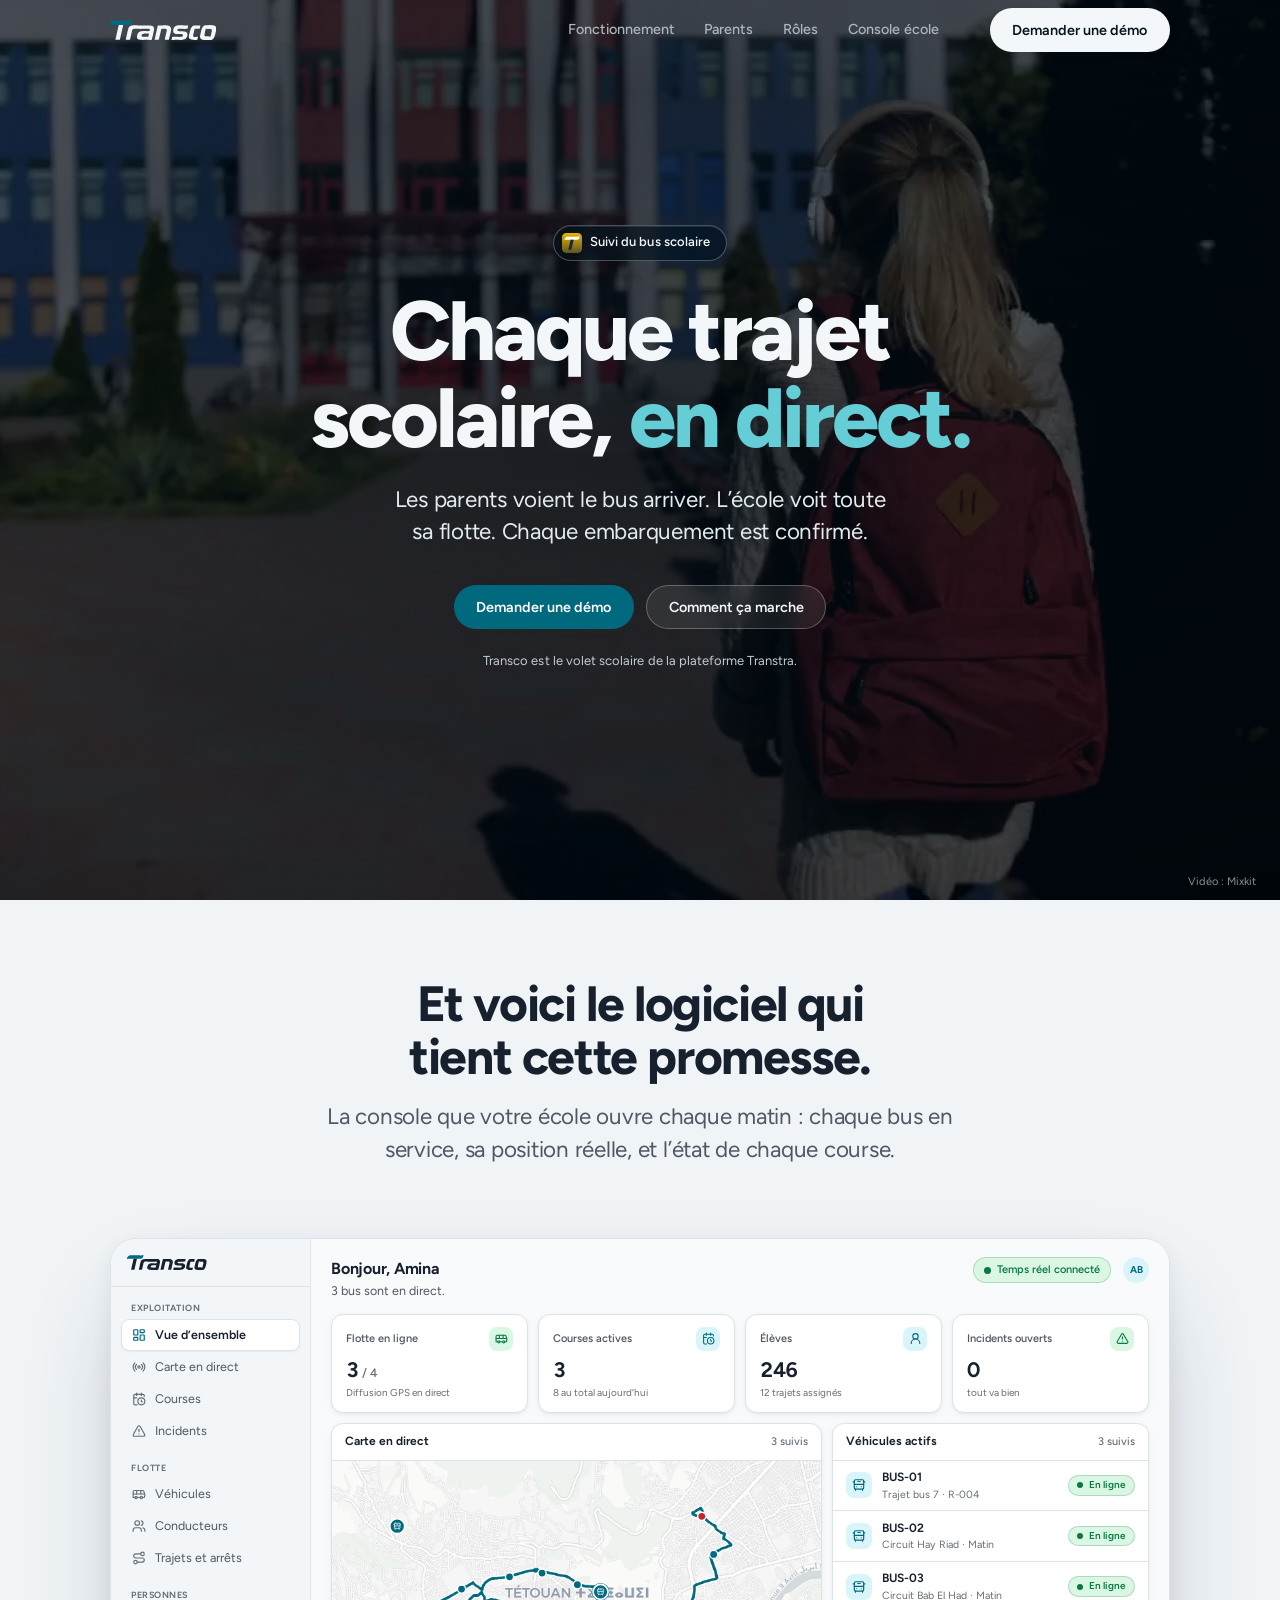
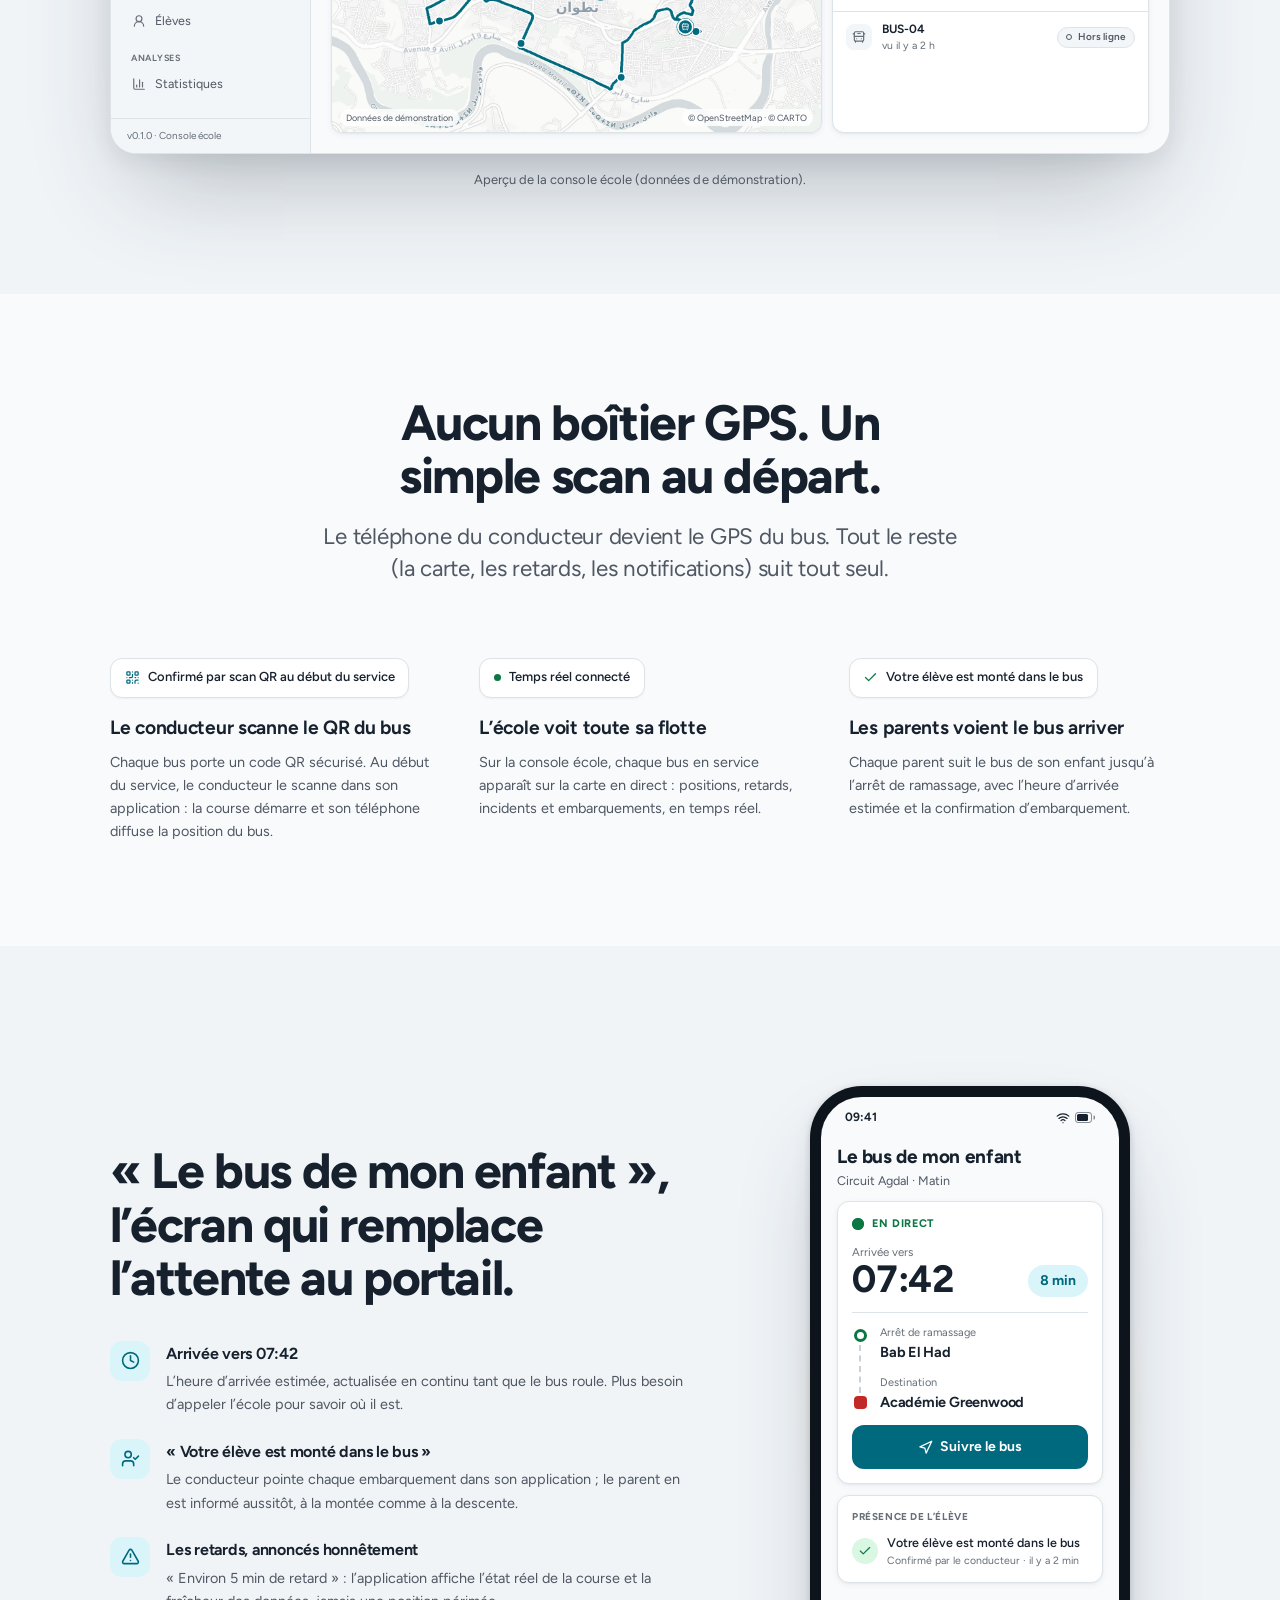
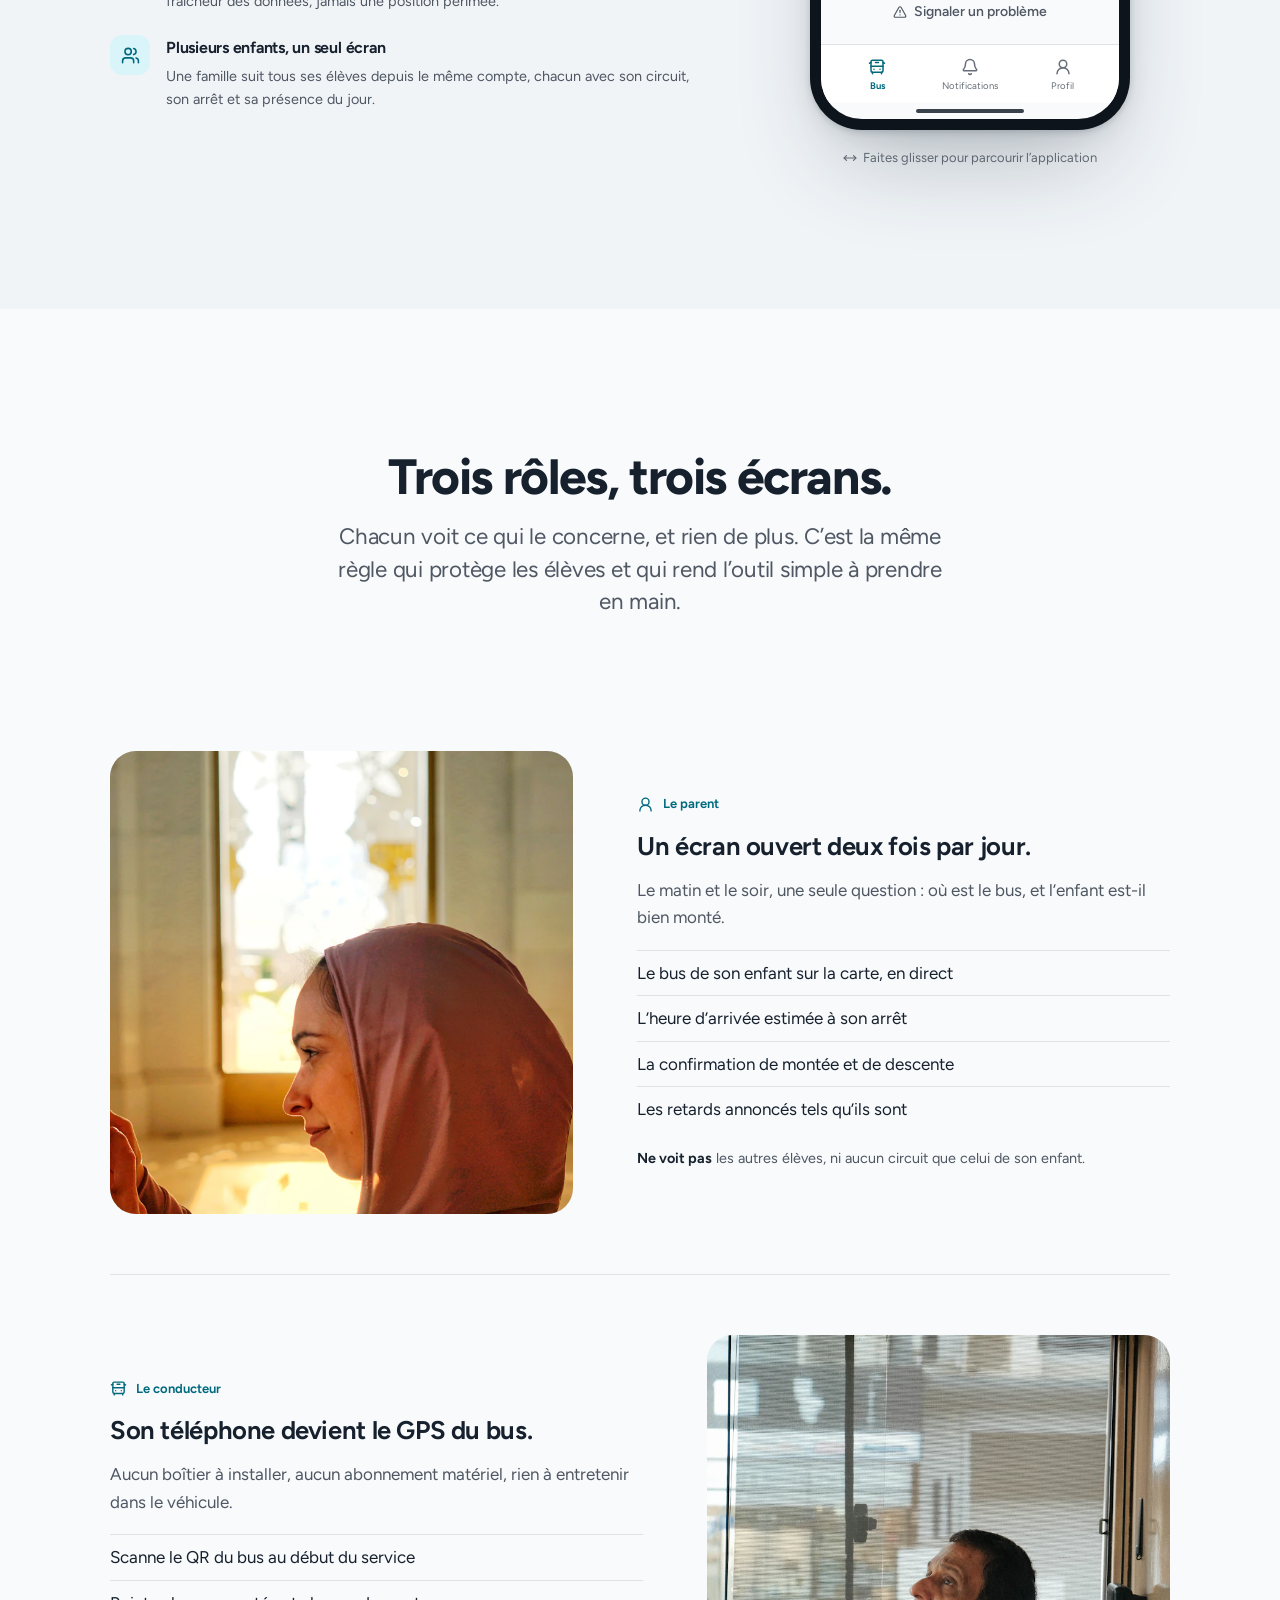
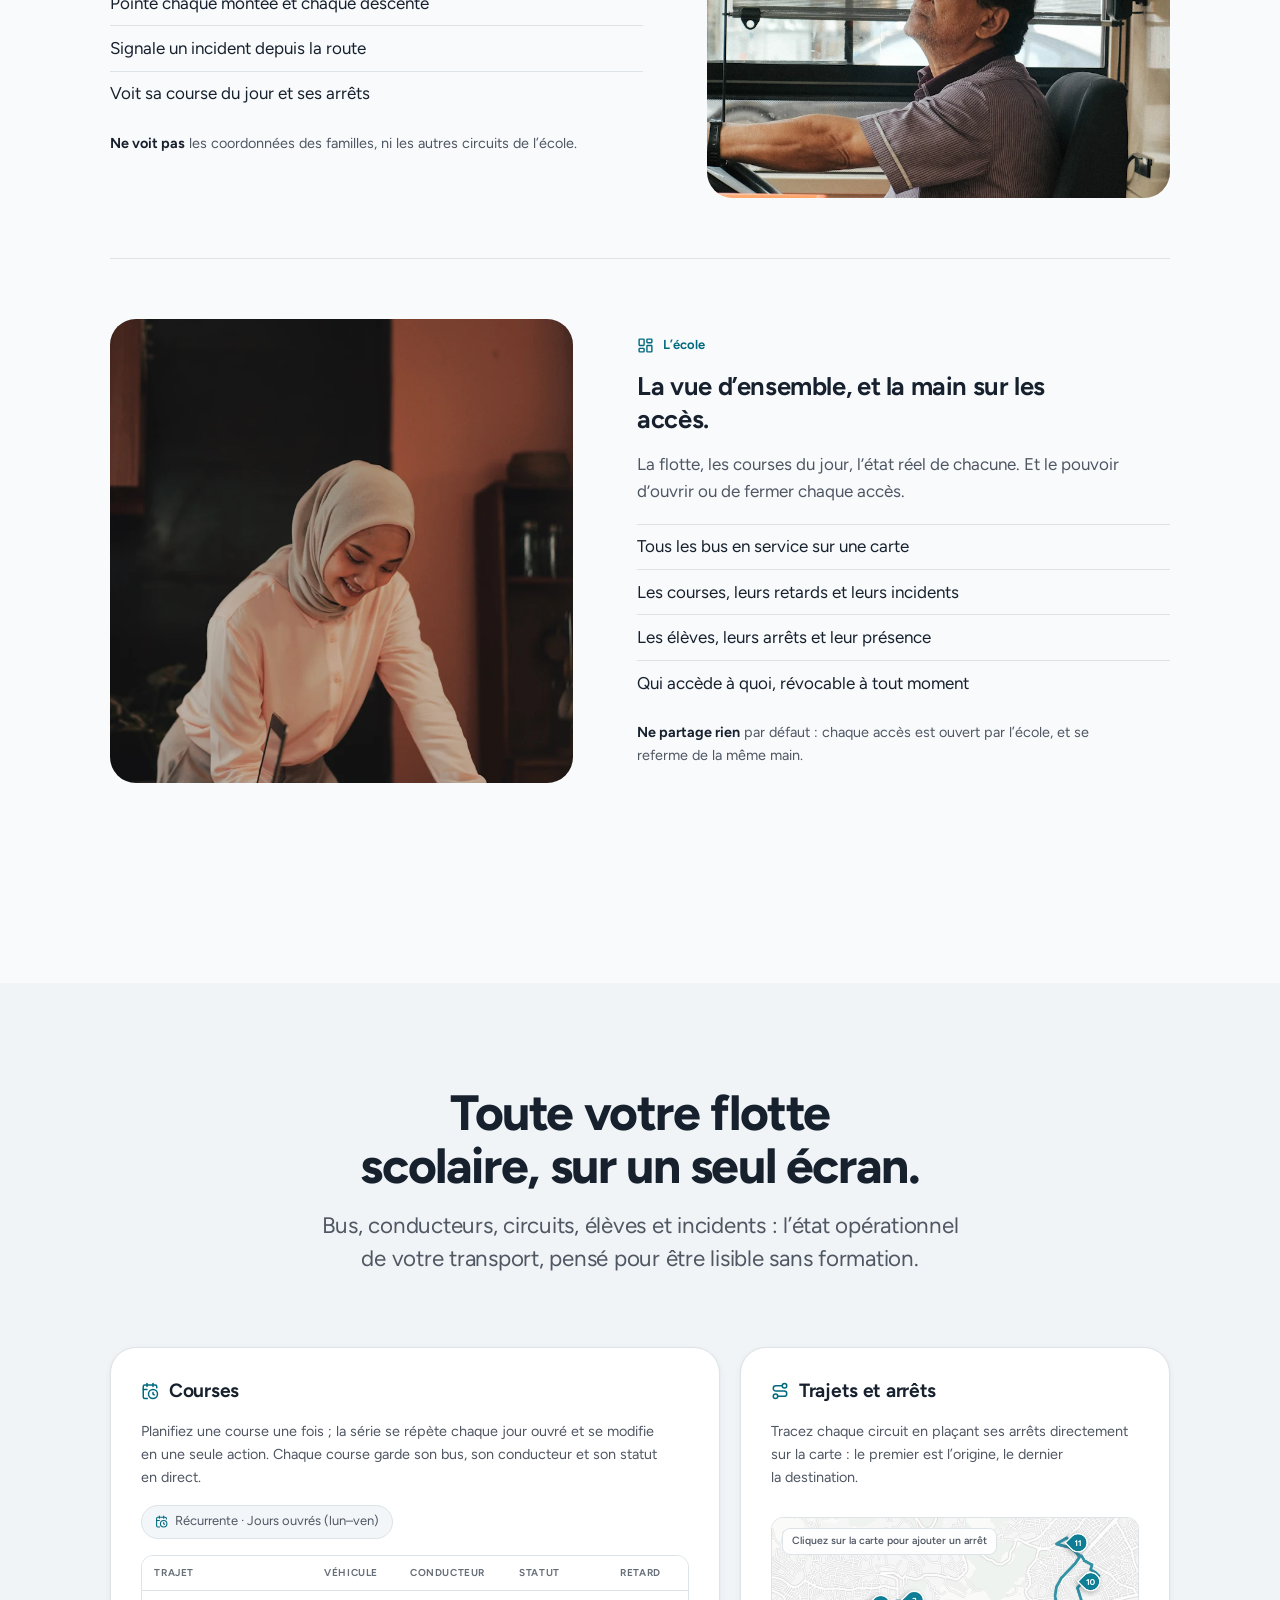
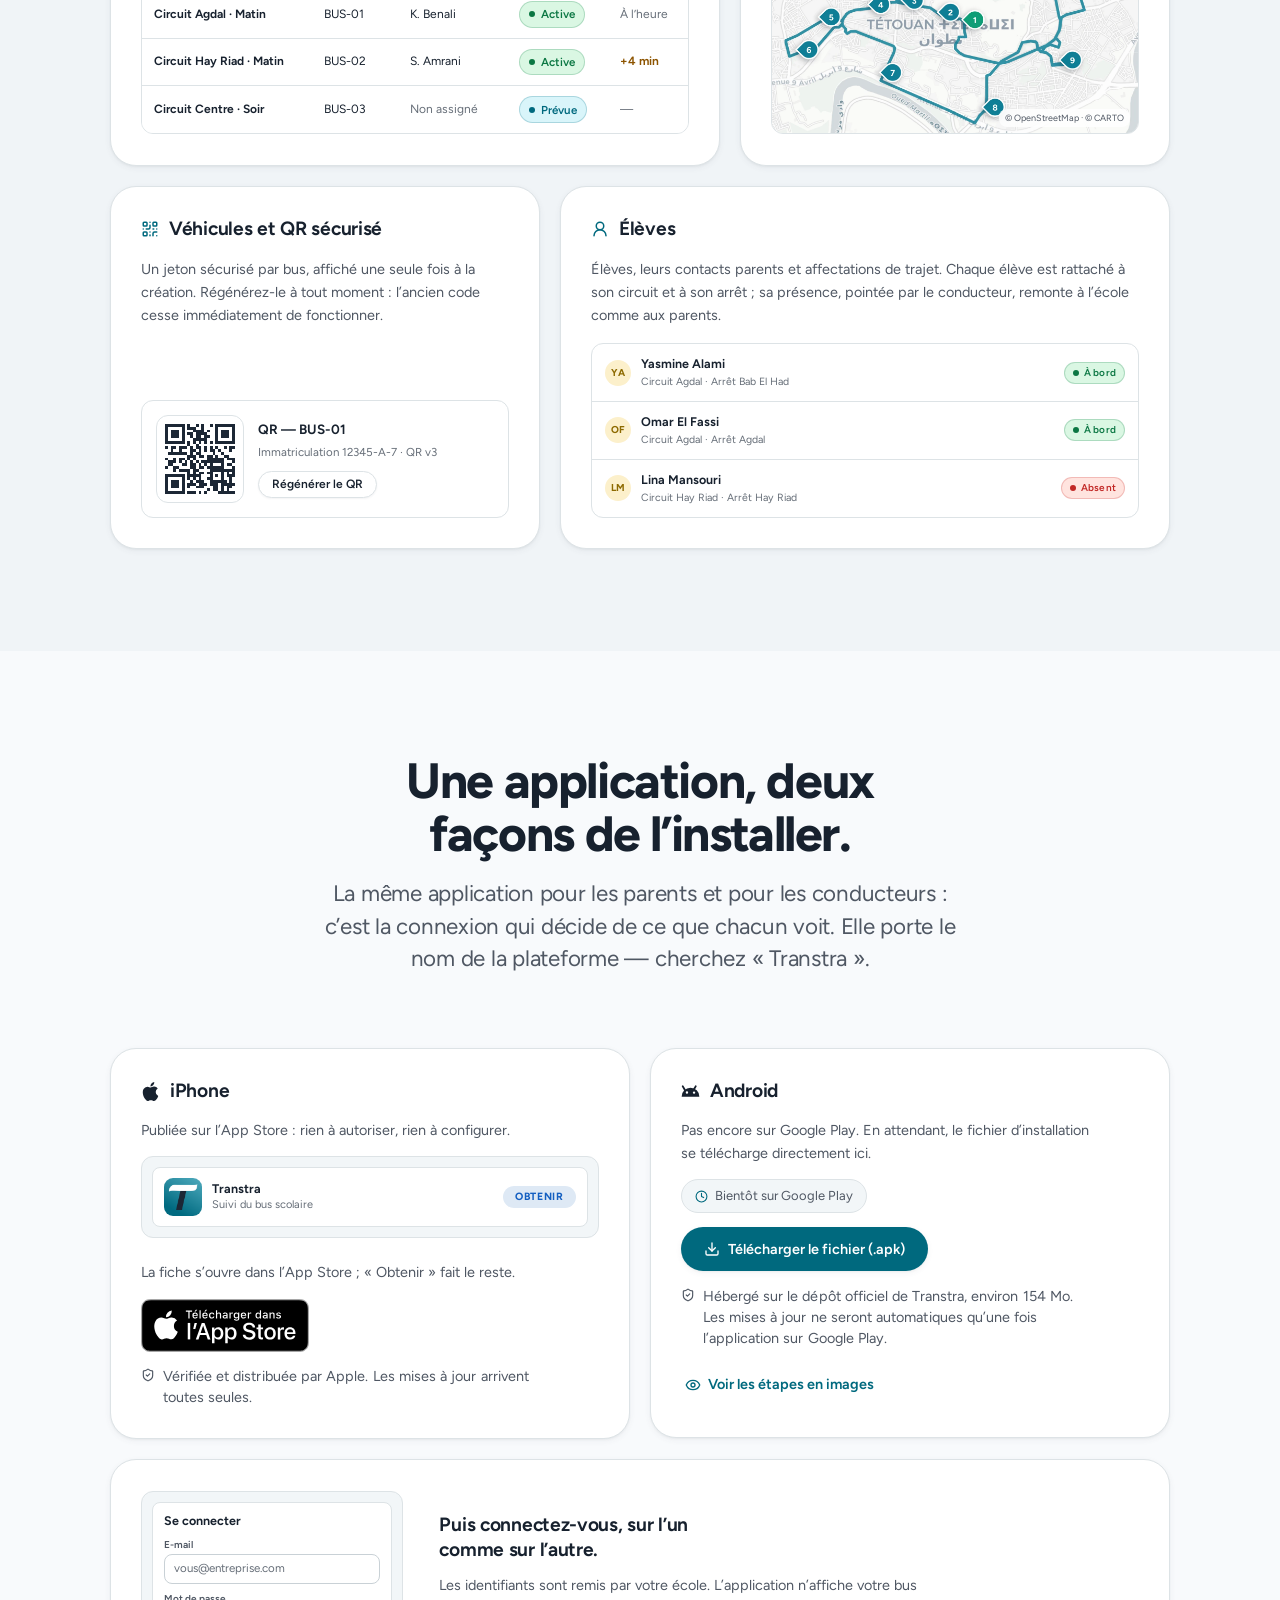
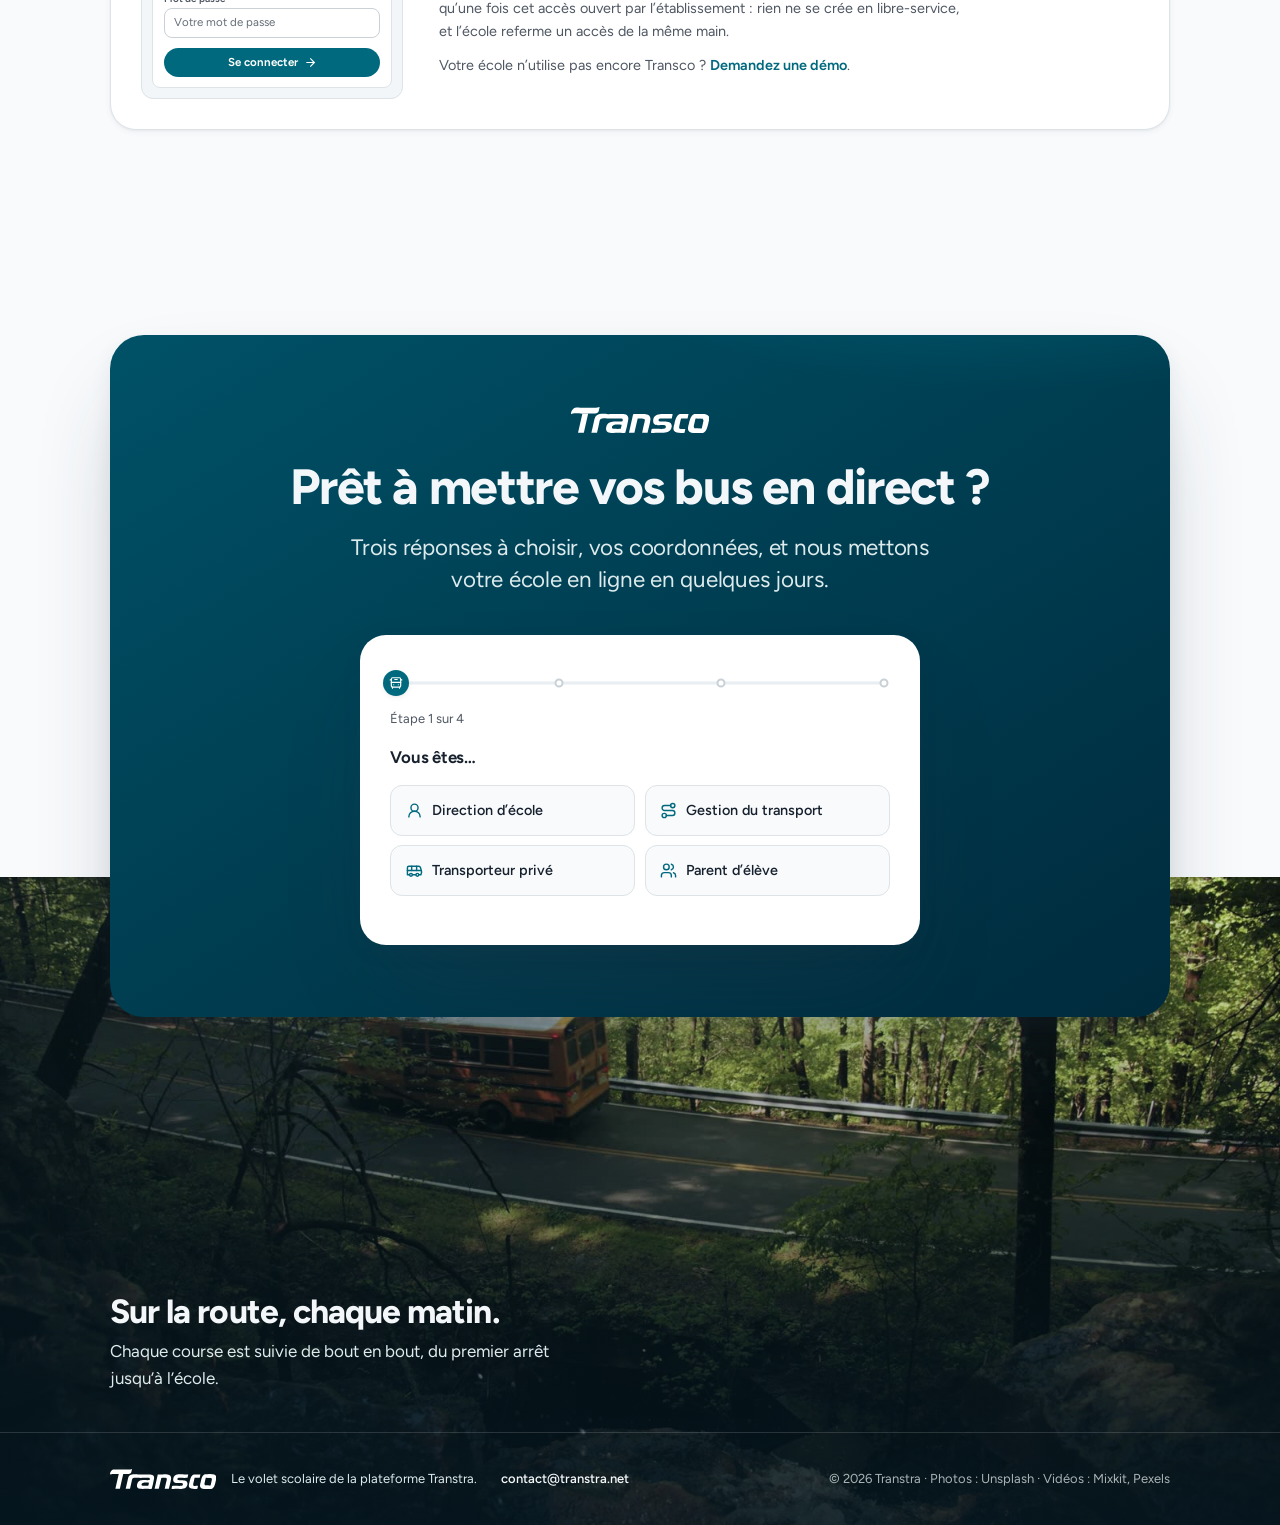
<file: index.html>
<!doctype html>
<html lang="fr">
<head>
<meta charset="utf-8" />
<meta name="viewport" content="width=device-width, initial-scale=1, viewport-fit=cover" />
<title>Transco — Suivi du bus scolaire en temps réel</title>
<meta name="description" content="Transco met les bus de votre école en direct : les parents suivent le bus de leur enfant, l’école voit toute sa flotte, et chaque embarquement est confirmé." />
<meta name="theme-color" content="#f7f9fb" />
<link rel="icon" type="image/svg+xml" href="assets/icon_school.svg" />
<link rel="preload" href="assets/fonts/figtree-latin.woff2" as="font" type="font/woff2" crossorigin />
<script>
/* Intro : une fois par session, jamais sous mouvement réduit.
   Décidée avant le premier rendu pour éviter tout flash. */
(function () {
  try {
    if (!sessionStorage.getItem("transcoIntro") &&
        !matchMedia("(prefers-reduced-motion: reduce)").matches) {
      document.documentElement.classList.add("intro-on");
      sessionStorage.setItem("transcoIntro", "1");
    }
  } catch (e) {}
})();
</script>
<link rel="stylesheet" href="styles.css" />
<link rel="stylesheet" href="people.css" />
</head>
<body>

<!-- ===== sprite : icônes Lucide du produit + logotype Transco ===== -->
<svg width="0" height="0" style="position:absolute" aria-hidden="true">
  <defs>
    <symbol id="i-layout-dashboard" viewBox="0 0 24 24" fill="none" stroke="currentColor" stroke-width="2" stroke-linecap="round" stroke-linejoin="round"><rect width="7" height="9" x="3" y="3" rx="1"/><rect width="7" height="5" x="14" y="3" rx="1"/><rect width="7" height="9" x="14" y="12" rx="1"/><rect width="7" height="5" x="3" y="16" rx="1"/></symbol>
    <symbol id="i-radio" viewBox="0 0 24 24" fill="none" stroke="currentColor" stroke-width="2" stroke-linecap="round" stroke-linejoin="round"><path d="M16.247 7.761a6 6 0 0 1 0 8.478"/><path d="M19.075 4.933a10 10 0 0 1 0 14.134"/><path d="M4.925 19.067a10 10 0 0 1 0-14.134"/><path d="M7.753 16.239a6 6 0 0 1 0-8.478"/><circle cx="12" cy="12" r="2"/></symbol>
    <symbol id="i-bus" viewBox="0 0 24 24" fill="none" stroke="currentColor" stroke-width="2" stroke-linecap="round" stroke-linejoin="round"><path d="M8 6v6"/><path d="M15 6v6"/><path d="M2 12h19.6"/><path d="M18 18h3s.5-1.7.8-2.8c.1-.4.2-.8.2-1.2 0-.4-.1-.8-.2-1.2l-1.4-5C20.1 6.8 19.1 6 18 6H4a2 2 0 0 0-2 2v10h3"/><circle cx="7" cy="18" r="2"/><path d="M9 18h5"/><circle cx="16" cy="18" r="2"/></symbol>
    <symbol id="i-users" viewBox="0 0 24 24" fill="none" stroke="currentColor" stroke-width="2" stroke-linecap="round" stroke-linejoin="round"><path d="M16 21v-2a4 4 0 0 0-4-4H6a4 4 0 0 0-4 4v2"/><path d="M16 3.128a4 4 0 0 1 0 7.744"/><path d="M22 21v-2a4 4 0 0 0-3-3.87"/><circle cx="9" cy="7" r="4"/></symbol>
    <symbol id="i-route" viewBox="0 0 24 24" fill="none" stroke="currentColor" stroke-width="2" stroke-linecap="round" stroke-linejoin="round"><circle cx="6" cy="19" r="3"/><path d="M9 19h8.5a3.5 3.5 0 0 0 0-7h-11a3.5 3.5 0 0 1 0-7H15"/><circle cx="18" cy="5" r="3"/></symbol>
    <symbol id="i-calendar-clock" viewBox="0 0 24 24" fill="none" stroke="currentColor" stroke-width="2" stroke-linecap="round" stroke-linejoin="round"><path d="M16 14v2.2l1.6 1"/><path d="M16 2v4"/><path d="M21 7.5V6a2 2 0 0 0-2-2H5a2 2 0 0 0-2 2v14a2 2 0 0 0 2 2h3.5"/><path d="M3 10h5"/><path d="M8 2v4"/><circle cx="16" cy="16" r="6"/></symbol>
    <symbol id="i-triangle-alert" viewBox="0 0 24 24" fill="none" stroke="currentColor" stroke-width="2" stroke-linecap="round" stroke-linejoin="round"><path d="m21.73 18-8-14a2 2 0 0 0-3.48 0l-8 14A2 2 0 0 0 4 21h16a2 2 0 0 0 1.73-3"/><path d="M12 9v4"/><path d="M12 17h.01"/></symbol>
    <symbol id="i-user-round" viewBox="0 0 24 24" fill="none" stroke="currentColor" stroke-width="2" stroke-linecap="round" stroke-linejoin="round"><circle cx="12" cy="8" r="5"/><path d="M20 21a8 8 0 0 0-16 0"/></symbol>
    <symbol id="i-bar-chart-3" viewBox="0 0 24 24" fill="none" stroke="currentColor" stroke-width="2" stroke-linecap="round" stroke-linejoin="round"><path d="M3 3v16a2 2 0 0 0 2 2h16"/><path d="M18 17V9"/><path d="M13 17V5"/><path d="M8 17v-3"/></symbol>
    <symbol id="i-navigation" viewBox="0 0 24 24" fill="none" stroke="currentColor" stroke-width="2" stroke-linecap="round" stroke-linejoin="round"><polygon points="3 11 22 2 13 21 11 13 3 11"/></symbol>
    <symbol id="i-qr-code" viewBox="0 0 24 24" fill="none" stroke="currentColor" stroke-width="2" stroke-linecap="round" stroke-linejoin="round"><rect width="5" height="5" x="3" y="3" rx="1"/><rect width="5" height="5" x="16" y="3" rx="1"/><rect width="5" height="5" x="3" y="16" rx="1"/><path d="M21 16h-3a2 2 0 0 0-2 2v3"/><path d="M21 21v.01"/><path d="M12 7v3a2 2 0 0 1-2 2H7"/><path d="M3 12h.01"/><path d="M12 3h.01"/><path d="M12 16v.01"/><path d="M16 12h1"/><path d="M21 12v.01"/><path d="M12 21v-1"/></symbol>
    <symbol id="i-bell" viewBox="0 0 24 24" fill="none" stroke="currentColor" stroke-width="2" stroke-linecap="round" stroke-linejoin="round"><path d="M10.268 21a2 2 0 0 0 3.464 0"/><path d="M3.262 15.326A1 1 0 0 0 4 17h16a1 1 0 0 0 .74-1.673C19.41 13.956 18 12.499 18 8A6 6 0 0 0 6 8c0 4.499-1.411 5.956-2.738 7.326"/></symbol>
    <symbol id="i-shield-check" viewBox="0 0 24 24" fill="none" stroke="currentColor" stroke-width="2" stroke-linecap="round" stroke-linejoin="round"><path d="M20 13c0 5-3.5 7.5-7.66 8.95a1 1 0 0 1-.67-.01C7.5 20.5 4 18 4 13V6a1 1 0 0 1 1-1c2 0 4.5-1.2 6.24-2.72a1.17 1.17 0 0 1 1.52 0C14.51 3.81 17 5 19 5a1 1 0 0 1 1 1z"/><path d="m9 12 2 2 4-4"/></symbol>
    <symbol id="i-check" viewBox="0 0 24 24" fill="none" stroke="currentColor" stroke-width="2" stroke-linecap="round" stroke-linejoin="round"><path d="M20 6 9 17l-5-5"/></symbol>
    <symbol id="i-languages" viewBox="0 0 24 24" fill="none" stroke="currentColor" stroke-width="2" stroke-linecap="round" stroke-linejoin="round"><path d="m5 8 6 6"/><path d="m4 14 6-6 2-3"/><path d="M2 5h12"/><path d="M7 2h1"/><path d="m22 22-5-10-5 10"/><path d="M14 18h6"/></symbol>
    <symbol id="i-arrow-right" viewBox="0 0 24 24" fill="none" stroke="currentColor" stroke-width="2" stroke-linecap="round" stroke-linejoin="round"><path d="M5 12h14"/><path d="m12 5 7 7-7 7"/></symbol>
    <symbol id="i-bus-front" viewBox="0 0 24 24" fill="none" stroke="currentColor" stroke-width="2" stroke-linecap="round" stroke-linejoin="round"><path d="M4 6 2 7"/><path d="M10 6h4"/><path d="m22 7-2-1"/><rect width="16" height="16" x="4" y="3" rx="2"/><path d="M4 11h16"/><path d="M8 15h.01"/><path d="M16 15h.01"/><path d="M6 19v2"/><path d="M18 21v-2"/></symbol>
    <symbol id="i-user-check" viewBox="0 0 24 24" fill="none" stroke="currentColor" stroke-width="2" stroke-linecap="round" stroke-linejoin="round"><path d="m16 11 2 2 4-4"/><path d="M16 21v-2a4 4 0 0 0-4-4H6a4 4 0 0 0-4 4v2"/><circle cx="9" cy="7" r="4"/></symbol>
    <symbol id="i-eye" viewBox="0 0 24 24" fill="none" stroke="currentColor" stroke-width="2" stroke-linecap="round" stroke-linejoin="round"><path d="M2.062 12.348a1 1 0 0 1 0-.696 10.75 10.75 0 0 1 19.876 0 1 1 0 0 1 0 .696 10.75 10.75 0 0 1-19.876 0"/><circle cx="12" cy="12" r="3"/></symbol>
    <symbol id="i-wifi" viewBox="0 0 24 24" fill="none" stroke="currentColor" stroke-width="2" stroke-linecap="round" stroke-linejoin="round"><path d="M12 20h.01"/><path d="M2 8.82a15 15 0 0 1 20 0"/><path d="M5 12.859a10 10 0 0 1 14 0"/><path d="M8.5 16.429a5 5 0 0 1 7 0"/></symbol>
    <symbol id="i-clock" viewBox="0 0 24 24" fill="none" stroke="currentColor" stroke-width="2" stroke-linecap="round" stroke-linejoin="round"><circle cx="12" cy="12" r="10"/><path d="M12 6v6l4 2"/></symbol>
    <symbol id="i-move-horizontal" viewBox="0 0 24 24" fill="none" stroke="currentColor" stroke-width="2" stroke-linecap="round" stroke-linejoin="round"><path d="m18 8 4 4-4 4"/><path d="M2 12h20"/><path d="m6 8-4 4 4 4"/></symbol>
    <symbol id="i-school" viewBox="0 0 24 24" fill="none" stroke="currentColor" stroke-width="2" stroke-linecap="round" stroke-linejoin="round"><path d="M14 22v-4a2 2 0 1 0-4 0v4"/><path d="m18 10 3.447 1.724a1 1 0 0 1 .553.894V20a2 2 0 0 1-2 2H4a2 2 0 0 1-2-2v-7.382a1 1 0 0 1 .553-.894L6 10"/><path d="M18 5v17"/><path d="m4 6 7.106-3.553a2 2 0 0 1 1.788 0L20 6"/><path d="M6 5v17"/><circle cx="12" cy="9" r="2"/></symbol>

    <symbol id="i-download" viewBox="0 0 24 24" fill="none" stroke="currentColor" stroke-width="2" stroke-linecap="round" stroke-linejoin="round"><path d="M21 15v4a2 2 0 0 1-2 2H5a2 2 0 0 1-2-2v-4"/><polyline points="7 10 12 15 17 10"/><line x1="12" x2="12" y1="15" y2="3"/></symbol>
    <!-- Marques de plateforme. Le logo Apple est le tracé exact du badge
         officiel « Télécharger dans l'App Store » (assets/appstore-fr.svg),
         d'où la boîte hors normes : on ne redessine pas une marque à la main.
         Le robot Android est une forme géométrique simple, dessinée ici. -->
    <symbol id="i-apple" viewBox="9.974 8.72 17.717 21.776"><path fill="currentColor" d="M24.7718,20.30068a4.94881,4.94881,0,0,1,2.35656-4.15206,5.06566,5.06566,0,0,0-3.99116-2.15768c-1.67924-.17626-3.30719,1.00483-4.1629,1.00483-.87227,0-2.18977-.98733-3.6085-.95814a5.31529,5.31529,0,0,0-4.47292,2.72787c-1.934,3.34842-.49141,8.26947,1.3612,10.97608.9269,1.32535,2.01018,2.8058,3.42763,2.7533,1.38706-.05753,1.9051-.88448,3.5794-.88448,1.65876,0,2.14479.88448,3.591.8511,1.48838-.02416,2.42613-1.33124,3.32051-2.66914A10.962,10.962,0,0,0,27.691,24.69985,4.78205,4.78205,0,0,1,24.7718,20.30068Z M22.04017,12.21089a4.87248,4.87248,0,0,0,1.11452-3.49062,4.95746,4.95746,0,0,0-3.20758,1.65961,4.63634,4.63634,0,0,0-1.14371,3.36139A4.09905,4.09905,0,0,0,22.04017,12.21089Z"/></symbol>
    <symbol id="i-android" viewBox="4.5 4.8 15 9.1"><path fill="currentColor" fill-rule="evenodd" d="M5 13.4a7 7 0 0 1 14 0Zm3.25-3.2a.95.95 0 1 0 1.9 0 .95.95 0 0 0-1.9 0Zm5.6 0a.95.95 0 1 0 1.9 0 .95.95 0 0 0-1.9 0Z"/><path fill="none" stroke="currentColor" stroke-width="1.5" stroke-linecap="round" d="m7.6 8.1-1.7-2.8m8.5 2.8 1.7-2.8"/></symbol>
    <symbol id="i-x" viewBox="0 0 24 24" fill="none" stroke="currentColor" stroke-width="2" stroke-linecap="round" stroke-linejoin="round"><path d="M18 6 6 18"/><path d="m6 6 12 12"/></symbol>
    <!-- Logotype « Transco », porté de web/src/components/wordmark.tsx (variante école).
         La barre d’accent lit --wm-accent pour passer en blanc sur fond teal. -->
    <symbol id="w-transco" viewBox="-977.3115 510.0994 599.3319 112.6888">
      <path d="M -896.19 371.189 C -904.62 371.209 -913.05 371.219 -921.48 371.239 C -937.83 371.079 -961.94 367.656 -970.51 373.67 C -972.59 363.74 -962.36 347.319 -952.71 345.579 C -945.79 344.339 -937.96 345.259 -930.94 345.259 C -916.27 345.279 -901.61 345.309 -886.94 345.299 C -874.72 345.299 -856.35 347.101 -846.68 342.523 C -846.98 345.833 -849.09 353.282 -849.62 356.579 C -852.36 373.486 -870.58 370.819 -896.19 371.189 Z" fill="var(--wm-accent, #006a80)" fill-rule="evenodd" transform="matrix(1, 0, 0, 1, -6.529596902870708, 167.5763422187617)"/>
      <path d="M -522.62 415.699 C -519.998 404.617 -515.509 384.427 -506.278 377.448 C -499.483 372.31 -496.551 373.624 -489.63 373.269 C -480.22 373.269 -470.8 373.269 -461.38 373.269 C -462.7 379.629 -464.02 385.989 -465.34 392.349 C -474.87 392.349 -484.41 392.349 -493.94 392.349 C -496.32 403.169 -499.07 413.919 -501.29 424.779 C -502.03 428.399 -503.58 434.439 -499.25 436.579 C -492.76 439.779 -482.18 436.409 -475.09 437.749 C -476.21 443.079 -477.32 448.419 -478.44 453.749 C -489.23 456.159 -518.04 456.859 -524.32 445.599 C -529.36 436.569 -524.8 424.919 -522.62 415.699 Z M -896.19 371.189 C -902.5 398.709 -908.81 426.229 -915.12 453.749 C -923.52 453.749 -931.92 453.749 -940.33 453.749 C -934.05 426.249 -927.76 398.749 -921.48 371.239 C -913.05 371.219 -904.62 371.209 -896.19 371.189 Z M -809.94 373.449 C -811.27 379.739 -812.61 386.019 -813.94 392.309 C -822 392.449 -834.74 389.769 -841.75 394.429 C -847.02 397.939 -847.17 406.159 -848.48 411.719 C -851.81 425.859 -854.56 440.139 -858.03 454.239 C -866.16 454.239 -874.29 454.239 -882.42 454.239 C -878.24 437.129 -874.57 419.829 -870.7 402.619 C -868.65 393.529 -866.97 383.149 -858.39 377.779 C -845.68 369.839 -824.22 372.449 -809.94 373.449 Z M -809.97 373.416 C -794.67 372.896 -766.25 373.229 -750.94 373.259 C -742.93 373.269 -733.16 373.229 -727.05 379.359 C -721.27 385.149 -721.7 393.389 -723.22 400.799 C -726.82 418.339 -730.06 436.659 -735.39 453.749 C -744.26 455.679 -754.81 454.319 -763.94 454.309 C -776.3 454.289 -789.65 455.739 -801.9 454.099 C -809.35 453.099 -817.04 448.649 -818.54 440.749 C -819.31 436.699 -818.8 432.439 -817.79 428.509 C -809.21 395.139 -771.54 408.699 -746.78 404.749 C -746.78 401.419 -746.78 398.079 -746.78 394.749 C -750.92 391.029 -757.72 392.329 -762.94 392.339 C -775.04 392.369 -801.81 393.128 -813.96 392.313 C -812.46 386.183 -811.48 379.546 -809.97 373.416 Z M -638.94 454.239 C -646.75 454.239 -654.56 454.239 -662.37 454.239 C -660.01 440.399 -656.55 426.489 -653.31 412.809 C -652.17 407.969 -648.56 399.829 -652.01 395.309 C -655.63 390.559 -675.93 391.909 -681.6 392.749 C -686.38 413.249 -691.16 433.739 -695.94 454.239 C -703.81 454.239 -711.67 454.239 -719.54 454.239 C -713.56 427.409 -707.57 400.579 -701.59 373.749 C -693.09 372.239 -683.61 373.249 -674.94 373.249 C -663.21 373.259 -647.9 370.829 -637.09 376.369 C -629.07 380.479 -625.48 388.929 -626.5 397.749 C -628.71 416.699 -634.98 435.579 -638.94 454.239 Z M -529.94 373.709 C -531.27 379.839 -532.61 385.969 -533.94 392.099 C -549.15 393.239 -564.68 392.189 -579.94 392.309 C -586.21 392.349 -593.89 395.049 -590.28 402.749 C -585.97 405.969 -580.09 405.159 -574.94 405.229 C -557.55 405.459 -530.1 403.729 -534.54 429.699 C -539.61 459.419 -572.46 454.289 -594.94 454.309 C -604.38 454.309 -615.33 455.749 -624.49 453.749 C -623.27 448.419 -622.06 443.079 -620.85 437.749 C -603.71 434.649 -585.3 439.009 -567.94 437.159 C -561.29 436.449 -557.67 429.559 -560.73 423.749 C -575.19 415.049 -614.83 432.169 -614.76 402.749 C -614.75 399.349 -614.33 396.059 -613.34 392.809 C -605.73 367.969 -572.84 373.239 -552.94 373.249 C -545.36 373.249 -537.42 372.609 -529.94 373.709 Z M -750.94 419.729 C -761.36 418.839 -794.2 414.739 -793.22 431.729 C -792.93 436.859 -787.97 437.219 -783.94 437.259 C -774.3 437.339 -764.57 437.549 -754.94 437.129 C -753.61 431.329 -752.27 425.529 -750.94 419.729 Z" fill="currentColor" fill-rule="evenodd" transform="matrix(1, 0, 0, 1, -6.529596902870708, 167.5763422187617)"/>
      <path d="M -459.69 415.219 C -457.06 404.137 -452.57 383.947 -443.35 376.968 C -436.55 371.83 -433.62 373.144 -426.69 372.789 C -417.29 372.789 -407.87 372.789 -398.44 372.789 C -399.76 379.149 -401.08 385.509 -402.4 391.869 C -411.94 391.869 -421.48 391.869 -431 391.869 C -433.38 402.689 -436.13 413.439 -438.36 424.299 C -439.1 427.919 -437.44 435.391 -432.63 435.618 C -424.29 436.01 -419.25 435.929 -412.15 437.269 C -413.27 442.599 -419.43 449.422 -420.55 454.752 C -431.71 455.392 -455.11 456.379 -461.38 445.119 C -466.43 436.089 -461.87 424.439 -459.69 415.219 Z" fill="currentColor" fill-rule="evenodd" transform="matrix(1, 0, 0, 1, -6.529596902870708, 167.5763422187617)"/>
      <path d="M -432.69 415.17 C -430.07 404.088 -425.58 383.898 -416.36 376.919 C -409.56 371.781 -406.63 373.095 -399.7 372.74 C -390.3 372.74 -380.88 372.74 -371.45 372.74 C -372.77 379.1 -374.1 385.46 -375.42 391.82 C -384.94 391.82 -394.49 391.82 -404.01 391.82 C -406.39 402.64 -409.14 413.39 -411.37 424.25 C -412.11 427.87 -409.85 434.36 -405.2 435.704 C -398.32 437.697 -391.82 435.062 -384.74 436.402 C -385.86 441.732 -387.63 449.112 -388.75 454.442 C -410.88 455.275 -428.12 456.33 -434.39 445.07 C -439.44 436.04 -434.88 424.39 -432.69 415.17 Z" fill="currentColor" fill-rule="evenodd" style="transform-origin:-404.065px 413.829px" transform="matrix(-1, 0, 0, -1, -6.52961419, 167.57636981)"/>
    </symbol>
  </defs>
</svg>

<!-- ================== intro : le logotype se matérialise ==================
     Flou + échelle ensemble : la surface arrive comme une matière, elle ne
     se contente pas d'un fondu. Une fois par session (script du <head>). -->
<div class="intro" aria-hidden="true">
  <svg class="wordmark"><use href="#w-transco"/></svg>
</div>

<!-- ============================ chrome flottante =========================== -->
<header class="chrome" id="top">
  <div class="wrap">
    <a class="brand" href="#top" aria-label="Transco — accueil">
      <svg class="wordmark" role="img" aria-label="Transco"><use href="#w-transco"/></svg>
    </a>
    <nav class="nav" id="nav" aria-label="Navigation principale">
      <span class="nav-pill" aria-hidden="true"></span>
      <a href="#fonctionnement">Fonctionnement</a>
      <a href="#parents">Parents</a>
      <a href="#roles">Rôles</a>
      <a href="#console">Console école</a>
    </nav>
    <a class="btn btn-primary chrome-cta" href="#demo">Demander une démo</a>
  </div>
</header>

<main>
<!-- =========================== héros : la vidéo ===========================
     Plein écran, à la hauteur exacte de la fenêtre. La page s'ouvre sur une
     scène réelle et la console arrive juste après, en preuve. L'enfant est
     filmé de dos : aucun visage d'enfant sur cette page. -->
<section class="hero-film">
  <!-- Décor : muette, sans commande, hors de l'ordre de tabulation. L'affiche
       est peinte par la section elle-même (voir `.hero-film` dans people.css),
       ce qui la laisse visible tant que la boucle n'a pas démarré — et pour
       toujours sous mouvement réduit ou sans script. Le script choisit la
       source selon la forme de la fenêtre : un téléphone reçoit un fichier
       déjà recadré, deux fois plus léger. C'est pourquoi elle n'est pas
       écrite ici (voir `film()` dans script.js). -->
  <video class="hero-film-video" muted loop playsinline preload="none"
    data-src="assets/people/hero-ecole.mp4"
    data-src-portrait="assets/people/hero-ecole-portrait.mp4"
    aria-hidden="true" tabindex="-1"></video>
  <div class="hero-film-shade" aria-hidden="true"></div>
  <div class="wrap hero-film-content">
    <span class="hero-badge hero-rise">
      <img src="assets/icon_school.svg" alt="" />
      Suivi du bus scolaire
    </span>
    <h1 class="display hero-rise">Chaque trajet scolaire, <span class="accent-ink">en direct.</span></h1>
    <p class="lead hero-rise">
      Les parents voient le bus arriver. L’école voit toute sa flotte.
      Chaque embarquement est confirmé.
    </p>
    <div class="hero-ctas hero-rise">
      <a class="btn btn-primary" href="#demo">Demander une démo</a>
      <a class="btn btn-ghost-ink" href="#fonctionnement">Comment ça marche</a>
    </div>
    <p class="micro hero-note">Transco est le volet scolaire de la plateforme Transtra.</p>
  </div>
  <span class="hero-credit">Vidéo&nbsp;: Mixkit</span>
</section>

<!-- ====================== la console, en preuve immédiate ==================
     Le mock n'ouvre plus la page : il répond au héros. -->
<section class="sec sec-tint proof" id="apercu">
  <div class="wrap">
    <div class="sec-head sec-head-center reveal">
      <h2 class="h2">Et voici le logiciel qui tient cette promesse.</h2>
      <p class="lead">
        La console que votre école ouvre chaque matin&nbsp;: chaque bus en
        service, sa position réelle, et l’état de chaque course.
      </p>
    </div>
  </div>

  <!-- maquette de la console école (composants réels du tableau de bord) -->
  <div class="wrap hero-stage reveal">
    <div class="hero-mock" role="img" aria-label="Aperçu de la console école : barre latérale de navigation, indicateurs de flotte et carte en direct avec trois bus suivis.">
      <aside class="mock-side">
        <div class="mock-side-brand">
          <svg role="img" aria-hidden="true"><use href="#w-transco"/></svg>
        </div>
        <nav class="mock-nav">
          <div>
            <div class="mock-nav-title">Exploitation</div>
            <div class="mock-nav-item active"><svg class="icon" aria-hidden="true"><use href="#i-layout-dashboard"/></svg>Vue d’ensemble</div>
            <div class="mock-nav-item"><svg class="icon" aria-hidden="true"><use href="#i-radio"/></svg>Carte en direct</div>
            <div class="mock-nav-item"><svg class="icon" aria-hidden="true"><use href="#i-calendar-clock"/></svg>Courses</div>
            <div class="mock-nav-item"><svg class="icon" aria-hidden="true"><use href="#i-triangle-alert"/></svg>Incidents</div>
          </div>
          <div>
            <div class="mock-nav-title">Flotte</div>
            <div class="mock-nav-item"><svg class="icon" aria-hidden="true"><use href="#i-bus"/></svg>Véhicules</div>
            <div class="mock-nav-item"><svg class="icon" aria-hidden="true"><use href="#i-users"/></svg>Conducteurs</div>
            <div class="mock-nav-item"><svg class="icon" aria-hidden="true"><use href="#i-route"/></svg>Trajets et arrêts</div>
          </div>
          <div>
            <div class="mock-nav-title">Personnes</div>
            <div class="mock-nav-item"><svg class="icon" aria-hidden="true"><use href="#i-user-round"/></svg>Élèves</div>
          </div>
          <div>
            <div class="mock-nav-title">Analyses</div>
            <div class="mock-nav-item"><svg class="icon" aria-hidden="true"><use href="#i-bar-chart-3"/></svg>Statistiques</div>
          </div>
        </nav>
        <div class="mock-side-foot">v0.1.0 · Console école</div>
      </aside>

      <div class="mock-main">
        <div class="mock-topbar">
          <div>
            <div class="mock-greeting">Bonjour, Amina</div>
            <div class="mock-greeting-sub">3 bus sont en direct.</div>
          </div>
          <span class="mock-live-badge"><span class="pulse-dot"></span>Temps réel connecté</span>
          <span class="mock-avatar">AB</span>
        </div>

        <div class="mock-stats">
          <div class="card mock-stat">
            <div class="mock-stat-top"><span class="mock-stat-label">Flotte en ligne</span><span class="mock-stat-icon green"><svg class="icon" aria-hidden="true"><use href="#i-bus"/></svg></span></div>
            <div class="mock-stat-value">3<small> / 4</small></div>
            <div class="mock-stat-hint">Diffusion GPS en direct</div>
          </div>
          <div class="card mock-stat">
            <div class="mock-stat-top"><span class="mock-stat-label">Courses actives</span><span class="mock-stat-icon"><svg class="icon" aria-hidden="true"><use href="#i-calendar-clock"/></svg></span></div>
            <div class="mock-stat-value">3</div>
            <div class="mock-stat-hint">8 au total aujourd’hui</div>
          </div>
          <div class="card mock-stat">
            <div class="mock-stat-top"><span class="mock-stat-label">Élèves</span><span class="mock-stat-icon"><svg class="icon" aria-hidden="true"><use href="#i-user-round"/></svg></span></div>
            <div class="mock-stat-value">246</div>
            <div class="mock-stat-hint">12 trajets assignés</div>
          </div>
          <div class="card mock-stat">
            <div class="mock-stat-top"><span class="mock-stat-label">Incidents ouverts</span><span class="mock-stat-icon green"><svg class="icon" aria-hidden="true"><use href="#i-triangle-alert"/></svg></span></div>
            <div class="mock-stat-value">0</div>
            <div class="mock-stat-hint">tout va bien</div>
          </div>
        </div>

        <div class="mock-body">
          <div class="card mock-panel mock-map">
            <div class="mock-panel-head">Carte en direct<span class="count">3 suivis</span></div>
            <!-- Carte réelle : trajet R-004 « trajet bus 7 » (Tétouan), tracé routier
                 OSRM sur fond CARTO Positron — comme dans la vraie console. -->
            <svg class="mapbase" viewBox="0 0 720 400" aria-hidden="true">
              <image href="assets/map-r004.webp" width="720" height="400"/>
              <!-- arrêts réels de R-004 : origine (vert), intermédiaires (teal), destination (rouge) -->
              <g stroke="#ffffff" stroke-width="2">
                <circle cx="396.2" cy="192.5" r="6" fill="oklch(0.5 0.12 155)"/>
                <circle cx="361.2" cy="182" r="6" fill="#006a80"/>
                <circle cx="309.2" cy="165" r="6" fill="#006a80"/>
                <circle cx="261.3" cy="170.5" r="6" fill="#006a80"/>
                <circle cx="190.7" cy="188.5" r="6" fill="#006a80"/>
                <circle cx="158.2" cy="235.5" r="6" fill="#006a80"/>
                <circle cx="278.3" cy="268.5" r="6" fill="#006a80"/>
                <circle cx="425.7" cy="318.5" r="6" fill="#006a80"/>
                <circle cx="535.8" cy="251" r="6" fill="#006a80"/>
                <circle cx="561.8" cy="137.5" r="6" fill="#006a80"/>
                <circle cx="544.3" cy="81.5" r="6" fill="oklch(0.53 0.19 27)"/>
              </g>
              <g class="bus-marker" transform="translate(520.1, 244.2)" style="color:#fff">
                <circle class="veh-ping" r="13" fill="#006a80"/>
                <circle r="11" fill="#006a80" stroke="#fff" stroke-width="2.5"/>
                <use href="#i-bus-front" x="-6" y="-6" width="12" height="12"/>
              </g>
              <!-- bus en service : glisse le long du tracé routier réel -->
              <g class="bus-glide" style="color:#fff">
                <circle class="veh-ping" r="13" fill="#006a80"/>
                <circle r="11" fill="#006a80" stroke="#fff" stroke-width="2.5"/>
                <use href="#i-bus-front" x="-6" y="-6" width="12" height="12"/>
              </g>
              <g class="bus-marker" transform="translate(96, 96)" style="color:#fff">
                <circle r="11" fill="#006a80" stroke="#fff" stroke-width="2.5"/>
                <use href="#i-bus-front" x="-6" y="-6" width="12" height="12"/>
              </g>
            </svg>
            <span class="map-note">Données de démonstration</span>
            <span class="map-attr">© OpenStreetMap · © CARTO</span>
          </div>

          <div class="card mock-panel">
            <div class="mock-panel-head">Véhicules actifs<span class="count">3 suivis</span></div>
            <div class="mock-veh-list">
              <div class="mock-veh-row">
                <span class="mock-veh-chip"><svg class="icon" aria-hidden="true"><use href="#i-bus-front"/></svg></span>
                <div><div class="mock-veh-code">BUS-01</div><div class="mock-veh-route">Trajet bus 7 · R-004</div></div>
                <span class="badge badge-online"><span class="pulse-dot" style="width:6px;height:6px"></span>En ligne</span>
              </div>
              <div class="mock-veh-row">
                <span class="mock-veh-chip"><svg class="icon" aria-hidden="true"><use href="#i-bus-front"/></svg></span>
                <div><div class="mock-veh-code">BUS-02</div><div class="mock-veh-route">Circuit Hay Riad · Matin</div></div>
                <span class="badge badge-online"><span class="pulse-dot" style="width:6px;height:6px"></span>En ligne</span>
              </div>
              <div class="mock-veh-row">
                <span class="mock-veh-chip"><svg class="icon" aria-hidden="true"><use href="#i-bus-front"/></svg></span>
                <div><div class="mock-veh-code">BUS-03</div><div class="mock-veh-route">Circuit Bab El Had · Matin</div></div>
                <span class="badge badge-online"><span class="pulse-dot" style="width:6px;height:6px"></span>En ligne</span>
              </div>
              <div class="mock-veh-row">
                <span class="mock-veh-chip off"><svg class="icon" aria-hidden="true"><use href="#i-bus-front"/></svg></span>
                <div><div class="mock-veh-code">BUS-04</div><div class="mock-veh-route">vu il y a 2 h</div></div>
                <span class="badge badge-offline"><span class="dot dot-hollow"></span>Hors ligne</span>
              </div>
            </div>
          </div>
        </div>
      </div>
    </div>
    <p class="micro mock-caption">Aperçu de la console école (données de démonstration).</p>
  </div>
</section>

<!-- ============================ fonctionnement ============================ -->
<section class="sec" id="fonctionnement">
  <div class="wrap">
    <div class="sec-head sec-head-center reveal">
      <h2 class="h2">Aucun boîtier GPS. Un simple scan au départ.</h2>
      <p class="lead">
        Le téléphone du conducteur devient le GPS du bus. Tout le reste (la carte,
        les retards, les notifications) suit tout seul.
      </p>
    </div>
    <div class="steps stagger">
      <div class="step reveal">
        <span class="step-chip"><svg class="icon" aria-hidden="true"><use href="#i-qr-code"/></svg>Confirmé par scan QR au début du service</span>
        <h3 class="h3">Le conducteur scanne le QR du bus</h3>
        <p>
          Chaque bus porte un code QR sécurisé. Au début du service, le conducteur
          le scanne dans son application&nbsp;: la course démarre et son téléphone
          diffuse la position du bus.
        </p>
      </div>
      <div class="step reveal">
        <span class="step-chip"><span class="pulse-dot"></span>Temps réel connecté</span>
        <h3 class="h3">L’école voit toute sa flotte</h3>
        <p>
          Sur la console école, chaque bus en service apparaît sur la carte en
          direct&nbsp;: positions, retards, incidents et embarquements, en temps réel.
        </p>
      </div>
      <div class="step reveal">
        <span class="step-chip"><svg class="icon green" aria-hidden="true"><use href="#i-check"/></svg>Votre élève est monté dans le bus</span>
        <h3 class="h3">Les parents voient le bus arriver</h3>
        <p>
          Chaque parent suit le bus de son enfant jusqu’à l’arrêt de ramassage,
          avec l’heure d’arrivée estimée et la confirmation d’embarquement.
        </p>
      </div>
    </div>
  </div>
</section>

<!-- ================================ parents =============================== -->
<section class="sec sec-airy sec-tint" id="parents">
  <div class="wrap split">
    <div class="reveal">
      <h2 class="h2">
        «&nbsp;Le bus de mon enfant&nbsp;», l’écran qui remplace l’attente au portail.
      </h2>
      <div class="feature-list">
        <div class="feature-item">
          <span class="feature-icon"><svg class="icon" aria-hidden="true"><use href="#i-clock"/></svg></span>
          <div>
            <h3>Arrivée vers 07:42</h3>
            <p>L’heure d’arrivée estimée, actualisée en continu tant que le bus roule. Plus besoin d’appeler l’école pour savoir où il est.</p>
          </div>
        </div>
        <div class="feature-item">
          <span class="feature-icon"><svg class="icon" aria-hidden="true"><use href="#i-user-check"/></svg></span>
          <div>
            <h3>«&nbsp;Votre élève est monté dans le bus&nbsp;»</h3>
            <p>Le conducteur pointe chaque embarquement dans son application&nbsp;; le parent en est informé aussitôt, à la montée comme à la descente.</p>
          </div>
        </div>
        <div class="feature-item">
          <span class="feature-icon"><svg class="icon" aria-hidden="true"><use href="#i-triangle-alert"/></svg></span>
          <div>
            <h3>Les retards, annoncés honnêtement</h3>
            <p>«&nbsp;Environ 5 min de retard&nbsp;»&nbsp;: l’application affiche l’état réel de la course et la fraîcheur des données, jamais une position périmée.</p>
          </div>
        </div>
        <div class="feature-item">
          <span class="feature-icon"><svg class="icon" aria-hidden="true"><use href="#i-users"/></svg></span>
          <div>
            <h3>Plusieurs enfants, un seul écran</h3>
            <p>Une famille suit tous ses élèves depuis le même compte, chacun avec son circuit, son arrêt et sa présence du jour.</p>
          </div>
        </div>
      </div>
    </div>

    <!-- Maquette gestuelle : les trois écrans réels de l'application parents.
         Le contenu suit le doigt au pixel près ; le relâché projette l'élan
         pour choisir l'écran d'arrivée. Voir Carousel dans script.js. -->
    <div class="phone-wrap reveal">
      <div class="phone">
        <div class="phone-screen">
          <div class="phone-status">
            <span>09:41</span>
            <span class="icons">
              <svg class="icon" aria-hidden="true" style="width:14px;height:14px"><use href="#i-wifi"/></svg>
              <svg width="20" height="11" viewBox="0 0 20 11" aria-hidden="true"><rect x="0.5" y="0.5" width="16" height="10" rx="2.5" fill="none" stroke="currentColor" opacity="0.5"/><rect x="2" y="2" width="11" height="7" rx="1.5" fill="currentColor"/><path d="M18.5 3.5v4a2 2 0 0 0 0-4Z" fill="currentColor" opacity="0.5"/></svg>
            </span>
          </div>

          <div class="pcar" id="pcar" tabindex="0" role="group"
               aria-roledescription="carrousel"
               aria-label="Application parents : 3 écrans. Utilisez les flèches gauche et droite pour changer d’écran.">
            <div class="pcar-track" id="pcar-track">

              <!-- écran 1 : le bus en direct -->
              <div class="pcar-screen" id="pscreen-0" role="group" aria-label="Écran 1 sur 3 : le bus en direct">
                <div>
                  <div class="phone-title">Le bus de mon enfant</div>
                  <div class="phone-title-sub">Circuit Agdal · Matin</div>
                </div>
                <div class="card phone-card">
                  <div class="live-row">
                    <span class="live-beacon"></span>
                    <span class="live-label">EN DIRECT</span>
                  </div>
                  <div class="eta-row">
                    <div>
                      <div class="eta-label">Arrivée vers</div>
                      <div class="eta-time">07:42</div>
                    </div>
                    <span class="eta-pill">8 min</span>
                  </div>
                  <div class="phone-hr"></div>
                  <div class="routeline">
                    <div class="routeline-rail"><span class="o"></span><span class="l"></span><span class="d"></span></div>
                    <div class="routeline-stops">
                      <div><div class="lab">Arrêt de ramassage</div><div class="val">Bab El Had</div></div>
                      <div><div class="lab">Destination</div><div class="val">Académie Greenwood</div></div>
                    </div>
                  </div>
                  <div class="phone-btn"><svg class="icon" aria-hidden="true"><use href="#i-navigation"/></svg>Suivre le bus</div>
                </div>
                <div class="card phone-card" style="gap:9px">
                  <div class="attendance-label">PRÉSENCE DE L’ÉLÈVE</div>
                  <div class="attendance-row">
                    <span class="attendance-check"><svg class="icon" aria-hidden="true"><use href="#i-check"/></svg></span>
                    <div>
                      <p>Votre élève est monté dans le bus</p>
                      <div class="ago">Confirmé par le conducteur · il y a 2 min</div>
                    </div>
                  </div>
                </div>
                <div class="phone-btn ghost"><svg class="icon" aria-hidden="true"><use href="#i-triangle-alert"/></svg>Signaler un problème</div>
              </div>

              <!-- écran 2 : notifications -->
              <div class="pcar-screen" id="pscreen-1" role="group" aria-label="Écran 2 sur 3 : les notifications">
                <div>
                  <div class="phone-title">Notifications</div>
                  <div class="phone-title-sub">Aujourd’hui</div>
                </div>
                <div class="notif-list">
                  <div class="notif unread">
                    <span class="notif-icon green"><svg class="icon" aria-hidden="true"><use href="#i-user-check"/></svg></span>
                    <div>
                      <p>Votre élève est monté dans le bus</p>
                      <div class="ago">Arrêt Bab El Had · il y a 2 min</div>
                    </div>
                  </div>
                  <div class="notif unread">
                    <span class="notif-icon"><svg class="icon" aria-hidden="true"><use href="#i-bus-front"/></svg></span>
                    <div>
                      <p>Le bus arrive dans 5 minutes</p>
                      <div class="ago">Circuit Agdal · 07:37</div>
                    </div>
                  </div>
                  <div class="notif">
                    <span class="notif-icon amber"><svg class="icon" aria-hidden="true"><use href="#i-clock"/></svg></span>
                    <div>
                      <p>Environ 5 min de retard sur le circuit</p>
                      <div class="ago">Circuit Agdal · 07:20</div>
                    </div>
                  </div>
                  <div class="notif">
                    <span class="notif-icon green"><svg class="icon" aria-hidden="true"><use href="#i-school"/></svg></span>
                    <div>
                      <p>Votre élève est descendu à l’école</p>
                      <div class="ago">Hier · 08:05</div>
                    </div>
                  </div>
                  <div class="notif">
                    <span class="notif-icon"><svg class="icon" aria-hidden="true"><use href="#i-user-check"/></svg></span>
                    <div>
                      <p>Votre élève est monté dans le bus</p>
                      <div class="ago">Hier · 07:38</div>
                    </div>
                  </div>
                  <div class="notif">
                    <span class="notif-icon amber"><svg class="icon" aria-hidden="true"><use href="#i-triangle-alert"/></svg></span>
                    <div>
                      <p>Votre signalement a été pris en compte</p>
                      <div class="ago">Avant-hier · 16:12</div>
                    </div>
                  </div>
                </div>
              </div>

              <!-- écran 3 : profil et enfants rattachés -->
              <div class="pcar-screen" id="pscreen-2" role="group" aria-label="Écran 3 sur 3 : le profil et les enfants rattachés">
                <div>
                  <div class="phone-title">Profil</div>
                  <div class="phone-title-sub">Académie Greenwood</div>
                </div>
                <div class="card phone-card" style="gap:10px">
                  <div class="attendance-label">MES ENFANTS</div>
                  <div class="roster-row" style="padding:0;border:0">
                    <span class="roster-avatar">YA</span>
                    <div><div class="roster-name">Yasmine Alami</div><div class="roster-stop">Circuit Agdal · Bab El Had</div></div>
                    <span class="badge badge-active"><span class="dot"></span>À bord</span>
                  </div>
                  <div class="phone-hr"></div>
                  <div class="roster-row" style="padding:0;border:0">
                    <span class="roster-avatar">OA</span>
                    <div><div class="roster-name">Omar Alami</div><div class="roster-stop">Circuit Agdal · Bab El Had</div></div>
                    <span class="badge badge-offline"><span class="dot dot-hollow"></span>Descendu</span>
                  </div>
                </div>
                <div class="card phone-card" style="gap:9px">
                  <div class="attendance-label">PRÉFÉRENCES</div>
                  <div class="attendance-row">
                    <span class="attendance-check" style="background:var(--accent-soft);color:var(--accent)"><svg class="icon" aria-hidden="true"><use href="#i-languages"/></svg></span>
                    <div>
                      <p>Français</p>
                      <div class="ago">L’application existe aussi en anglais</div>
                    </div>
                  </div>
                </div>
                <div class="phone-btn ghost"><svg class="icon" aria-hidden="true"><use href="#i-bell"/></svg>Gérer les notifications</div>
              </div>

            </div>
          </div>

          <!-- La barre d'onglets est le vrai contrôle du carrousel : elle en a
               déjà la forme et l'état actif, la laisser inerte serait le seul
               élément de la page qui promet une action sans la tenir. -->
          <div class="phone-tabbar" id="phone-tabbar" role="tablist"
               aria-label="Écrans de l’application parents">
            <button type="button" class="phone-tab active" role="tab" aria-selected="true" aria-controls="pscreen-0">
              <svg class="icon" aria-hidden="true"><use href="#i-bus-front"/></svg>Bus</button>
            <button type="button" class="phone-tab" role="tab" aria-selected="false" aria-controls="pscreen-1">
              <svg class="icon" aria-hidden="true"><use href="#i-bell"/></svg>Notifications</button>
            <button type="button" class="phone-tab" role="tab" aria-selected="false" aria-controls="pscreen-2">
              <svg class="icon" aria-hidden="true"><use href="#i-user-round"/></svg>Profil</button>
          </div>
          <div class="phone-home"></div>
        </div>
      </div>

      <p class="pcar-hint" id="pcar-hint" hidden>
        <svg class="icon" aria-hidden="true"><use href="#i-move-horizontal"/></svg>
        Faites glisser pour parcourir l’application
      </p>
    </div>
  </div>
</section>

<!-- ============================ rôles et visages ==========================
     Ce bloc occupe la place où l'on attendrait des témoignages. Il n'en porte
     pas : inventer des citations de clients sous des visages de banque
     d'images fabriquerait de faux témoignages. On montre donc les visages, et
     on écrit ce que chaque rôle voit réellement dans le produit — y compris
     ce qu'il ne voit pas, qui est l'argument le plus fort de la page. -->
<section class="sec sec-airy" id="roles">
  <div class="wrap">
    <div class="sec-head sec-head-center reveal">
      <h2 class="h2">Trois rôles, trois écrans.</h2>
      <p class="lead">
        Chacun voit ce qui le concerne, et rien de plus. C’est la même règle
        qui protège les élèves et qui rend l’outil simple à prendre en main.
      </p>
    </div>

    <div class="roles">
      <article class="role reveal">
        <figure class="role-figure">
          <img src="assets/people/role-parent.webp" width="760" height="950" loading="lazy" decoding="async"
            alt="Une mère consulte son téléphone, à contre-jour dans l’encadrement d’une porte." />
        </figure>
        <div class="role-text">
          <p class="role-who"><svg class="icon" aria-hidden="true"><use href="#i-user-round"/></svg>Le parent</p>
          <h3 class="h3">Un écran ouvert deux fois par jour.</h3>
          <p class="role-lede">Le matin et le soir, une seule question&nbsp;: où est le bus, et l’enfant est-il bien monté.</p>
          <ul class="role-list">
            <li>Le bus de son enfant sur la carte, en direct</li>
            <li>L’heure d’arrivée estimée à son arrêt</li>
            <li>La confirmation de montée et de descente</li>
            <li>Les retards annoncés tels qu’ils sont</li>
          </ul>
          <p class="role-limit"><span class="role-limit-k">Ne voit pas</span> les autres élèves, ni aucun circuit que celui de son enfant.</p>
        </div>
      </article>

      <article class="role reveal">
        <figure class="role-figure">
          <img src="assets/people/role-conducteur.webp" width="760" height="950" loading="lazy" decoding="async"
            alt="Un conducteur de bus au volant, à son poste, pendant son service." />
        </figure>
        <div class="role-text">
          <p class="role-who"><svg class="icon" aria-hidden="true"><use href="#i-bus-front"/></svg>Le conducteur</p>
          <h3 class="h3">Son téléphone devient le GPS du bus.</h3>
          <p class="role-lede">Aucun boîtier à installer, aucun abonnement matériel, rien à entretenir dans le véhicule.</p>
          <ul class="role-list">
            <li>Scanne le QR du bus au début du service</li>
            <li>Pointe chaque montée et chaque descente</li>
            <li>Signale un incident depuis la route</li>
            <li>Voit sa course du jour et ses arrêts</li>
          </ul>
          <p class="role-limit"><span class="role-limit-k">Ne voit pas</span> les coordonnées des familles, ni les autres circuits de l’école.</p>
        </div>
      </article>

      <article class="role reveal">
        <figure class="role-figure">
          <img src="assets/people/role-ecole.webp" width="760" height="950" loading="lazy" decoding="async"
            alt="Une responsable administrative annote un registre à son bureau, ordinateur portable ouvert." />
        </figure>
        <div class="role-text">
          <p class="role-who"><svg class="icon" aria-hidden="true"><use href="#i-layout-dashboard"/></svg>L’école</p>
          <h3 class="h3">La vue d’ensemble, et la main sur les accès.</h3>
          <p class="role-lede">La flotte, les courses du jour, l’état réel de chacune. Et le pouvoir d’ouvrir ou de fermer chaque accès.</p>
          <ul class="role-list">
            <li>Tous les bus en service sur une carte</li>
            <li>Les courses, leurs retards et leurs incidents</li>
            <li>Les élèves, leurs arrêts et leur présence</li>
            <li>Qui accède à quoi, révocable à tout moment</li>
          </ul>
          <p class="role-limit"><span class="role-limit-k">Ne partage rien</span> par défaut&nbsp;: chaque accès est ouvert par l’école, et se referme de la même main.</p>
        </div>
      </article>
    </div>
  </div>
</section>

<!-- ================================ console =============================== -->
<section class="sec sec-tint" id="console">
  <div class="wrap">
    <div class="sec-head sec-head-center reveal">
      <h2 class="h2">Toute votre flotte scolaire, sur un seul écran.</h2>
      <p class="lead">
        Bus, conducteurs, circuits, élèves et incidents&nbsp;: l’état opérationnel de
        votre transport, pensé pour être lisible sans formation.
      </p>
    </div>

    <div class="bento stagger">
      <div class="card tile tile-7 reveal">
        <h3 class="h3"><svg class="icon" aria-hidden="true"><use href="#i-calendar-clock"/></svg>Courses</h3>
        <p>
          Planifiez une course une fois&nbsp;; la série se répète chaque jour ouvré et se
          modifie en une seule action. Chaque course garde son bus, son conducteur
          et son statut en direct.
        </p>
        <span class="recur-chip"><svg class="icon" aria-hidden="true"><use href="#i-calendar-clock"/></svg>Récurrente · Jours ouvrés (lun–ven)</span>
        <div class="tile-visual">
          <table class="mini-table">
            <thead><tr><th>Trajet</th><th>Véhicule</th><th>Conducteur</th><th>Statut</th><th>Retard</th></tr></thead>
            <tbody>
              <tr>
                <td class="strong">Circuit Agdal · Matin</td><td>BUS-01</td><td>K. Benali</td>
                <td><span class="badge badge-active"><span class="dot"></span>Active</span></td><td class="muted">À l’heure</td>
              </tr>
              <tr>
                <td class="strong">Circuit Hay Riad · Matin</td><td>BUS-02</td><td>S. Amrani</td>
                <td><span class="badge badge-active"><span class="dot"></span>Active</span></td><td class="amber">+4 min</td>
              </tr>
              <tr>
                <td class="strong">Circuit Centre · Soir</td><td>BUS-03</td><td class="muted">Non assigné</td>
                <td><span class="badge badge-planned"><span class="dot"></span>Prévue</span></td><td class="muted">—</td>
              </tr>
            </tbody>
          </table>
        </div>
      </div>

      <div class="card tile tile-5 reveal">
        <h3 class="h3"><svg class="icon" aria-hidden="true"><use href="#i-route"/></svg>Trajets et arrêts</h3>
        <p>
          Tracez chaque circuit en plaçant ses arrêts directement sur la carte&nbsp;:
          le premier est l’origine, le dernier la destination.
        </p>
        <div class="tile-visual editor-visual">
          <!-- capture réelle de l'éditeur « Trajets et arrêts » : R-004 et ses 11 arrêts -->
          <img src="assets/routes-editor.webp" width="1400" height="826" loading="lazy" decoding="async"
            alt="Éditeur de trajets de la console : le circuit R-004 et ses 11 arrêts numérotés tracés sur la carte de Tétouan." />
          <span class="editor-hint">Cliquez sur la carte pour ajouter un arrêt</span>
          <span class="map-attr">© OpenStreetMap · © CARTO</span>
        </div>
      </div>

      <div class="card tile tile-5 reveal">
        <h3 class="h3"><svg class="icon" aria-hidden="true"><use href="#i-qr-code"/></svg>Véhicules et QR sécurisé</h3>
        <p>
          Un jeton sécurisé par bus, affiché une seule fois à la création.
          Régénérez-le à tout moment&nbsp;: l’ancien code cesse immédiatement de fonctionner.
        </p>
        <div class="tile-visual qr-visual">
          <!-- QR réel (version 2, correction M) : encode https://transtra.net -->
          <div class="qr-code-box" aria-hidden="true">
            <svg viewBox="0 0 25 25" shape-rendering="crispEdges" fill="#1c2735">
              <path d="M0 0h7v1h-7zM8 0h1v1h-1zM11 0h1v1h-1zM13 0h1v1h-1zM16 0h1v1h-1zM18 0h7v1h-7zM0 1h1v1h-1zM6 1h1v1h-1zM8 1h3v1h-3zM13 1h1v1h-1zM18 1h1v1h-1zM24 1h1v1h-1zM0 2h1v1h-1zM2 2h3v1h-3zM6 2h1v1h-1zM10 2h4v1h-4zM15 2h1v1h-1zM18 2h1v1h-1zM20 2h3v1h-3zM24 2h1v1h-1zM0 3h1v1h-1zM2 3h3v1h-3zM6 3h1v1h-1zM8 3h2v1h-2zM11 3h4v1h-4zM18 3h1v1h-1zM20 3h3v1h-3zM24 3h1v1h-1zM0 4h1v1h-1zM2 4h3v1h-3zM6 4h1v1h-1zM9 4h1v1h-1zM11 4h2v1h-2zM14 4h2v1h-2zM18 4h1v1h-1zM20 4h3v1h-3zM24 4h1v1h-1zM0 5h1v1h-1zM6 5h1v1h-1zM10 5h5v1h-5zM18 5h1v1h-1zM24 5h1v1h-1zM0 6h7v1h-7zM8 6h1v1h-1zM10 6h1v1h-1zM12 6h1v1h-1zM14 6h1v1h-1zM16 6h1v1h-1zM18 6h7v1h-7zM8 7h1v1h-1zM11 7h1v1h-1zM0 8h1v1h-1zM2 8h2v1h-2zM5 8h3v1h-3zM9 8h1v1h-1zM11 8h2v1h-2zM14 8h1v1h-1zM16 8h1v1h-1zM18 8h1v1h-1zM21 8h1v1h-1zM23 8h2v1h-2zM2 9h1v1h-1zM5 9h1v1h-1zM9 9h2v1h-2zM12 9h1v1h-1zM14 9h1v1h-1zM16 9h2v1h-2zM19 9h1v1h-1zM23 9h1v1h-1zM1 10h7v1h-7zM9 10h1v1h-1zM11 10h2v1h-2zM17 10h1v1h-1zM20 10h1v1h-1zM8 11h3v1h-3zM12 11h2v1h-2zM15 11h2v1h-2zM18 11h1v1h-1zM21 11h2v1h-2zM0 12h1v1h-1zM3 12h1v1h-1zM5 12h2v1h-2zM8 12h1v1h-1zM10 12h1v1h-1zM15 12h6v1h-6zM22 12h3v1h-3zM1 13h3v1h-3zM5 13h1v1h-1zM7 13h1v1h-1zM9 13h1v1h-1zM11 13h1v1h-1zM13 13h8v1h-8zM24 13h1v1h-1zM1 14h2v1h-2zM6 14h2v1h-2zM9 14h2v1h-2zM12 14h1v1h-1zM14 14h1v1h-1zM16 14h1v1h-1zM20 14h1v1h-1zM22 14h2v1h-2zM0 15h1v1h-1zM3 15h2v1h-2zM9 15h2v1h-2zM12 15h2v1h-2zM15 15h6v1h-6zM24 15h1v1h-1zM3 16h1v1h-1zM5 16h4v1h-4zM10 16h2v1h-2zM16 16h9v1h-9zM8 17h1v1h-1zM10 17h1v1h-1zM12 17h2v1h-2zM15 17h2v1h-2zM20 17h1v1h-1zM22 17h1v1h-1zM24 17h1v1h-1zM0 18h7v1h-7zM8 18h5v1h-5zM16 18h1v1h-1zM18 18h1v1h-1zM20 18h1v1h-1zM22 18h3v1h-3zM0 19h1v1h-1zM6 19h1v1h-1zM8 19h1v1h-1zM10 19h1v1h-1zM12 19h1v1h-1zM15 19h2v1h-2zM20 19h1v1h-1zM23 19h1v1h-1zM0 20h1v1h-1zM2 20h3v1h-3zM6 20h1v1h-1zM9 20h1v1h-1zM11 20h3v1h-3zM16 20h6v1h-6zM23 20h1v1h-1zM0 21h1v1h-1zM2 21h3v1h-3zM6 21h1v1h-1zM8 21h3v1h-3zM12 21h3v1h-3zM16 21h3v1h-3zM20 21h5v1h-5zM0 22h1v1h-1zM2 22h3v1h-3zM6 22h1v1h-1zM8 22h1v1h-1zM11 22h3v1h-3zM17 22h2v1h-2zM20 22h1v1h-1zM22 22h2v1h-2zM0 23h1v1h-1zM6 23h1v1h-1zM15 23h1v1h-1zM17 23h2v1h-2zM20 23h1v1h-1zM22 23h1v1h-1zM0 24h7v1h-7zM8 24h3v1h-3zM12 24h1v1h-1zM14 24h1v1h-1zM19 24h6v1h-6z"/>
            </svg>
          </div>
          <div class="qr-meta">
            <div class="code">QR — BUS-01</div>
            <div class="sub">Immatriculation 12345-A-7 · QR v3</div>
            <span class="btn btn-ghost" aria-hidden="true">Régénérer le QR</span>
          </div>
        </div>
      </div>

      <div class="card tile tile-7 reveal">
        <h3 class="h3"><svg class="icon" aria-hidden="true"><use href="#i-user-round"/></svg>Élèves</h3>
        <p>
          Élèves, leurs contacts parents et affectations de trajet. Chaque élève est
          rattaché à son circuit et à son arrêt&nbsp;; sa présence, pointée par le
          conducteur, remonte à l’école comme aux parents.
        </p>
        <div class="tile-visual roster">
          <div class="roster-row">
            <span class="roster-avatar">YA</span>
            <div><div class="roster-name">Yasmine Alami</div><div class="roster-stop">Circuit Agdal · Arrêt Bab El Had</div></div>
            <span class="badge badge-active"><span class="dot"></span>À bord</span>
          </div>
          <div class="roster-row">
            <span class="roster-avatar">OF</span>
            <div><div class="roster-name">Omar El Fassi</div><div class="roster-stop">Circuit Agdal · Arrêt Agdal</div></div>
            <span class="badge badge-active"><span class="dot"></span>À bord</span>
          </div>
          <div class="roster-row">
            <span class="roster-avatar">LM</span>
            <div><div class="roster-name">Lina Mansouri</div><div class="roster-stop">Circuit Hay Riad · Arrêt Hay Riad</div></div>
            <span class="badge badge-absent"><span class="dot"></span>Absent</span>
          </div>
        </div>
      </div>
    </div>
  </div>
</section>

<!-- ======================= installer l'application =======================
     Deux voies, dites franchement : l'App Store d'un côté, le fichier .apk
     de l'autre tant que Google Play n'est pas ouvert. Les deux cartes sont
     toujours dans le DOM et aucune n'est jamais masquée — la page se consulte
     souvent sur l'ordinateur de l'école pour un téléphone qui est ailleurs.
     Le script se contente de mettre en tête celle de l'appareil qui lit la
     page, en déplaçant le nœud (voir `appPlatform()` dans script.js) : l'ordre
     de tabulation doit rester celui que l'œil voit.

     Chaque étape porte l'écran qu'elle décrit. Ces maquettes suivent la règle
     des maquettes de la console : dessinées, jamais des captures, et fidèles à
     ce que l'utilisateur va réellement voir — l'écran de connexion reprend mot
     pour mot les libellés de l'application (src/lib/i18n/fr.ts). Les boîtes de
     dialogue d'Android, elles, sont approchées : leur formulation change d'une
     marque et d'une version à l'autre, ce que la légende du guide dit. -->
<section class="sec" id="app">
  <div class="wrap">
    <div class="sec-head sec-head-center reveal">
      <h2 class="h2">Une application, deux façons de l’installer.</h2>
      <p class="lead">
        La même application pour les parents et pour les conducteurs&nbsp;: c’est la
        connexion qui décide de ce que chacun voit. Elle porte le nom de la
        plateforme — cherchez «&nbsp;Transtra&nbsp;».
      </p>
    </div>

    <div class="app-grid stagger" id="app-grid">
      <article class="card app-card reveal" id="app-ios">
        <div class="app-head">
          <svg class="icon" aria-hidden="true"><use href="#i-apple"/></svg>
          <h3 class="h3">iPhone</h3>
          <span class="app-yours" hidden>Votre appareil</span>
        </div>
        <p>Publiée sur l’App&nbsp;Store&nbsp;: rien à autoriser, rien à configurer.</p>

        <div class="ist-visual ist-visual-flush" aria-hidden="true">
          <div class="mk mk-store">
            <img class="mk-appicon" src="assets/app-icon.png" width="128" height="128" alt="" loading="lazy" decoding="async" />
            <div class="mk-store-txt">
              <b>Transtra</b>
              <span>Suivi du bus scolaire</span>
            </div>
            <span class="mk-get">OBTENIR</span>
          </div>
        </div>
        <p class="ist-cap">La fiche s’ouvre dans l’App&nbsp;Store&nbsp;; «&nbsp;Obtenir&nbsp;» fait le reste.</p>

        <!-- Badge officiel d'Apple, servi tel quel : c'est une marque, elle ne
             se redessine pas et ne se recolore pas. -->
        <a class="app-badge" href="https://apps.apple.com/ma/app/transtra/id6801149227"
           target="_blank" rel="noopener">
          <img src="assets/appstore-fr.svg" width="168" height="53"
               alt="Télécharger Transtra dans l’App Store" />
        </a>
        <p class="app-meta">
          <svg class="icon" aria-hidden="true"><use href="#i-shield-check"/></svg>
          <span>Vérifiée et distribuée par Apple. Les mises à jour arrivent toutes seules.</span>
        </p>
      </article>

      <article class="card app-card reveal" id="app-android">
        <div class="app-head">
          <svg class="icon" aria-hidden="true"><use href="#i-android"/></svg>
          <h3 class="h3">Android</h3>
          <span class="app-yours" hidden>Votre appareil</span>
        </div>
        <p>
          Pas encore sur Google&nbsp;Play. En attendant, le fichier d’installation se
          télécharge directement ici.
        </p>
        <span class="app-soon"><svg class="icon" aria-hidden="true"><use href="#i-clock"/></svg>Bientôt sur Google&nbsp;Play</span>

        <a class="btn btn-primary app-cta" id="apk-link"
           href="https://github.com/irealycode/transtra-seo/releases/download/prod-v1/transtra.apk"><svg class="icon" aria-hidden="true"><use href="#i-download"/></svg>Télécharger le fichier&nbsp;(.apk)</a>
        <p class="app-meta">
          <svg class="icon" aria-hidden="true"><use href="#i-shield-check"/></svg>
          <span>Hébergé sur le dépôt officiel de Transtra, environ 154&nbsp;Mo. Les mises à jour
            ne seront automatiques qu’une fois l’application sur Google&nbsp;Play.</span>
        </p>

        <!-- Le guide s'ouvre au clic sur le téléchargement : c'est le moment
             exact où l'on en a besoin, le fichier étant déjà en train d'arriver.
             Il s'ouvre par-dessus la page plutôt que dans la carte : quatre
             écrans à suivre dans l'ordre demandent qu'on ne regarde qu'eux, et
             la page n'a de toute façon plus rien à dire à cet instant.

             Le <dialog> est servi `open` : sans script il n'est pas un dialogue
             du tout, il retombe dans le flux de la carte et le guide reste
             lisible. C'est le script qui le referme, puis qui l'ouvre en couche
             supérieure — lui seul saura le rouvrir. -->
        <button type="button" class="sheet-open" id="sheet-open" hidden>
          <svg class="icon" aria-hidden="true"><use href="#i-eye"/></svg>
          Voir les étapes en images
        </button>
        <dialog class="sheet" id="apk-sheet" open aria-labelledby="sheet-title">
          <div class="sheet-panel" tabindex="-1" autofocus>
            <div class="sheet-head">
              <h3 class="h3" id="sheet-title">Installer sur Android</h3>
              <button type="button" class="sheet-close" id="sheet-close" hidden
                      aria-label="Fermer le guide">
                <svg class="icon" aria-hidden="true"><use href="#i-x"/></svg>
              </button>
            </div>
            <div class="sheet-body">
              <ol class="ist">
                <li class="ist-step">
                  <p class="ist-line"><span class="ist-n">1</span>Le téléchargement démarre. Ouvrez le fichier une fois terminé.</p>
                  <div class="ist-visual" aria-hidden="true">
                    <div class="mk mk-dl">
                      <span class="mk-dl-icon"><svg class="icon" aria-hidden="true"><use href="#i-download"/></svg></span>
                      <div class="mk-dl-txt">
                        <b>transtra.apk</b>
                        <span class="mk-bar"><i style="width:62%"></i></span>
                      </div>
                      <span class="mk-act">Ouvrir</span>
                    </div>
                  </div>
                </li>
                <li class="ist-step">
                  <p class="ist-line"><span class="ist-n">2</span>Android demande l’autorisation d’installer depuis cette source. Accordez-la.</p>
                  <div class="ist-visual" aria-hidden="true">
                    <div class="mk mk-perm">
                      <div class="mk-hd">Installer des applications inconnues</div>
                      <div class="mk-row">
                        <span class="mk-src">C</span>
                        <div class="mk-row-txt">
                          <b>Chrome</b>
                          <span>Autoriser depuis cette source</span>
                        </div>
                        <span class="mk-switch on"><i></i></span>
                      </div>
                    </div>
                  </div>
                </li>
                <li class="ist-step">
                  <p class="ist-line"><span class="ist-n">3</span>Un avertissement peut s’afficher, parce que l’application ne vient pas encore du Play&nbsp;Store. Choisissez «&nbsp;Installer quand même&nbsp;».</p>
                  <div class="ist-visual" aria-hidden="true">
                    <div class="mk mk-dialog">
                      <span class="mk-warn"><svg class="icon" aria-hidden="true"><use href="#i-triangle-alert"/></svg></span>
                      <div class="mk-hd">Application non validée</div>
                      <p class="mk-p">Play&nbsp;Protect ne reconnaît pas le développeur de cette application.</p>
                      <div class="mk-acts"><span class="mk-act">Ne pas installer</span><span class="mk-act pri">Installer quand même</span></div>
                    </div>
                  </div>
                </li>
                <li class="ist-step">
                  <p class="ist-line"><span class="ist-n">4</span>Confirmez l’installation. L’application apparaît alors sur votre écran d’accueil.</p>
                  <div class="ist-visual" aria-hidden="true">
                    <div class="mk mk-dialog">
                      <img class="mk-appicon" src="assets/app-icon.png" width="128" height="128" alt="" loading="lazy" decoding="async" />
                      <div class="mk-hd">Transtra</div>
                      <p class="mk-p">Voulez-vous installer cette application&nbsp;?</p>
                      <div class="mk-acts"><span class="mk-act">Annuler</span><span class="mk-act pri">Installer</span></div>
                    </div>
                  </div>
                </li>
              </ol>
              <p class="sheet-note">Écrans reconstitués&nbsp;: leur formulation change selon la marque et la version d’Android.</p>
            </div>
          </div>
        </dialog>
      </article>
    </div>

    <div class="card app-final reveal">
      <div class="ist-visual ist-visual-flush" aria-hidden="true">
        <div class="mk mk-login">
          <div class="mk-hd">Se connecter</div>
          <div class="mk-field"><span class="mk-lab">E-mail</span><span class="mk-inp">vous@entreprise.com</span></div>
          <div class="mk-field"><span class="mk-lab">Mot de passe</span><span class="mk-inp">Votre mot de passe</span></div>
          <div class="mk-primary">Se connecter<svg class="icon" aria-hidden="true"><use href="#i-arrow-right"/></svg></div>
        </div>
      </div>
      <div class="app-final-txt">
        <h3 class="h3">Puis connectez-vous, sur l’un comme sur l’autre.</h3>
        <p>
          Les identifiants sont remis par votre école. L’application n’affiche votre
          bus qu’une fois cet accès ouvert par l’établissement&nbsp;: rien ne se crée
          en libre-service, et l’école referme un accès de la même main.
        </p>
        <p class="app-final-ask">
          Votre école n’utilise pas encore Transco&nbsp;?
          <a href="#demo">Demandez une démo</a>.
        </p>
      </div>
    </div>
  </div>
</section>

<!-- =============================== CTA final ============================== -->
<section class="sec" id="demo" style="padding-bottom:0">
  <div class="wrap">
    <div class="cta-panel reveal">
      <svg class="wordmark" role="img" aria-label="Transco" style="--wm-accent:#fff"><use href="#w-transco"/></svg>
      <h2 class="h2">Prêt à mettre vos bus en direct&nbsp;?</h2>
      <p class="lead">
        Trois réponses à choisir, vos coordonnées, et nous mettons votre école
        en ligne en quelques jours.
      </p>

      <!-- Formulaire en étapes : réponses prêtes à cliquer, la saisie n'arrive
           qu'à la fin. Le bus avance d'un arrêt par étape. -->
      <form class="demo-form" id="demo-form" novalidate
            action="https://formspree.io/f/xjgnrbov" method="POST">
        <div class="df-route" aria-hidden="true">
          <div class="df-track"><div class="df-trail"></div></div>
          <span class="df-stop done" style="--i:0"></span>
          <span class="df-stop" style="--i:1"></span>
          <span class="df-stop" style="--i:2"></span>
          <span class="df-stop" style="--i:3"></span>
          <span class="df-bus"><svg class="icon" aria-hidden="true"><use href="#i-bus-front"/></svg></span>
        </div>
        <p class="df-count">Étape <span id="df-count-cur">1</span> sur 4</p>

        <div class="df-steps" id="df-steps">
          <fieldset class="df-step is-current" data-step="0">
            <legend class="df-q">Vous êtes…</legend>
            <div class="df-choices">
              <button type="button" class="df-chip" data-field="role" data-value="Directeur·rice / direction d’école">
                <svg class="icon" aria-hidden="true"><use href="#i-user-round"/></svg>Direction d’école</button>
              <button type="button" class="df-chip" data-field="role" data-value="Gestionnaire du transport scolaire">
                <svg class="icon" aria-hidden="true"><use href="#i-route"/></svg>Gestion du transport</button>
              <button type="button" class="df-chip" data-field="role" data-value="Transporteur privé">
                <svg class="icon" aria-hidden="true"><use href="#i-bus"/></svg>Transporteur privé</button>
              <button type="button" class="df-chip" data-field="role" data-value="Parent d’élève">
                <svg class="icon" aria-hidden="true"><use href="#i-users"/></svg>Parent d’élève</button>
            </div>
          </fieldset>

          <fieldset class="df-step" data-step="1">
            <legend class="df-q">Combien de bus roulent pour vous&nbsp;?</legend>
            <div class="df-choices">
              <button type="button" class="df-chip" data-field="flotte" data-value="1 à 2 bus">1 à 2 bus</button>
              <button type="button" class="df-chip" data-field="flotte" data-value="3 à 5 bus">3 à 5 bus</button>
              <button type="button" class="df-chip" data-field="flotte" data-value="6 à 15 bus">6 à 15 bus</button>
              <button type="button" class="df-chip" data-field="flotte" data-value="Plus de 15 bus">Plus de 15 bus</button>
            </div>
          </fieldset>

          <fieldset class="df-step" data-step="2">
            <legend class="df-q">Qu’est-ce qui compte le plus pour vous&nbsp;?
              <span class="df-hint" id="df-multi-hint" aria-live="polite">Plusieurs choix possibles</span></legend>
            <div class="df-choices">
              <button type="button" class="df-chip df-multi" data-field="priorites" data-value="Les parents suivent le bus en direct" aria-pressed="false">
                <svg class="icon" aria-hidden="true"><use href="#i-radio"/></svg>Les parents suivent le bus</button>
              <button type="button" class="df-chip df-multi" data-field="priorites" data-value="La console de suivi pour l’école" aria-pressed="false">
                <svg class="icon" aria-hidden="true"><use href="#i-layout-dashboard"/></svg>La console pour l’école</button>
              <button type="button" class="df-chip df-multi" data-field="priorites" data-value="Le pointage des élèves à bord" aria-pressed="false">
                <svg class="icon" aria-hidden="true"><use href="#i-user-check"/></svg>Le pointage des élèves</button>
              <button type="button" class="df-chip df-multi" data-field="priorites" data-value="La sécurité des accès (QR, jetons)" aria-pressed="false">
                <svg class="icon" aria-hidden="true"><use href="#i-shield-check"/></svg>QR et sécurité des accès</button>
            </div>
          </fieldset>

          <fieldset class="df-step" data-step="3">
            <legend class="df-q">Où vous joindre&nbsp;?</legend>
            <div class="df-fields">
              <label class="df-field">
                <span>École ou organisation</span>
                <input type="text" name="ecole" autocomplete="organization" placeholder="Académie Greenwood" />
              </label>
              <label class="df-field">
                <span>Email ou WhatsApp</span>
                <input type="text" name="contact" autocomplete="email" inputmode="email" placeholder="direction@ecole.ma ou 06 12 34 56 78" />
              </label>
            </div>
            <p class="df-note">Nous revenons vers vous sous 24&nbsp;h ouvrées. Pas de spam, pas d’engagement.</p>
          </fieldset>

          <div class="df-step df-done" data-step="4">
            <span class="df-done-icon"><svg class="icon" aria-hidden="true"><use href="#i-check"/></svg></span>
            <p class="df-q">Demande envoyée. À très vite&nbsp;!</p>
            <p class="df-note">Nous préparons une démo avec vos circuits en tête et revenons vers vous sous 24&nbsp;h ouvrées.</p>
          </div>
        </div>

        <p class="df-error" role="alert" hidden></p>

        <div class="df-nav">
          <button type="button" class="btn df-back" id="df-back" hidden>Retour</button>
          <button type="button" class="btn df-next" id="df-next" hidden>Continuer<svg class="icon" aria-hidden="true"><use href="#i-arrow-right"/></svg></button>
          <button type="submit" class="btn df-next" id="df-send">Envoyer la demande<svg class="icon" aria-hidden="true"><use href="#i-arrow-right"/></svg></button>
        </div>

        <input type="checkbox" name="botcheck" class="df-hp" tabindex="-1" autocomplete="off" aria-hidden="true" />
      </form>
    </div>
  </div>
</section>

<!-- ======================= bande film : sur la route ======================
     Le panneau CTA ci-dessus déborde sur la vidéo (chevauchement en z). -->
<section class="film" aria-label="Sur la route, chaque matin">
  <!-- `preload="none"` : la boucle pèse 1,6 Mo pour un décor situé tout en bas
       de page. Le script la charge et la lance quand elle entre à l'écran, et
       jamais sous mouvement réduit — où seule l'affiche est utile. -->
  <video class="film-video" muted loop playsinline preload="none"
    poster="assets/bus-ecole-poster.jpg" aria-hidden="true">
    <source src="assets/bus-ecole.mp4" type="video/mp4" />
  </video>
  <div class="film-shade" aria-hidden="true"></div>
  <div class="wrap film-content">
    <h2 class="h2">Sur la route, chaque matin.</h2>
    <p>Chaque course est suivie de bout en bout, du premier arrêt jusqu’à l’école.</p>
  </div>
  <!-- le pied de page vit sur la vidéo -->
  <footer class="film-footer">
    <div class="wrap">
      <div class="footer-brand">
        <svg class="wordmark" role="img" aria-label="Transco" style="--wm-accent:#fff"><use href="#w-transco"/></svg>
        <span>Le volet scolaire de la plateforme Transtra.</span>
      </div>
      <!-- Voie de contact directe : le formulaire dépend d'un relais externe,
           et le public est habitué à écrire plutôt qu'à remplir un formulaire. -->
      <a class="footer-contact" href="mailto:contact@transtra.net">contact@transtra.net</a>
      <div class="footer-meta">© 2026 Transtra · Photos&nbsp;: Unsplash · Vidéos&nbsp;: Mixkit, Pexels</div>
    </div>
  </footer>
</section>
</main>

<script src="script.js"></script>
</body>
</html>
</file>
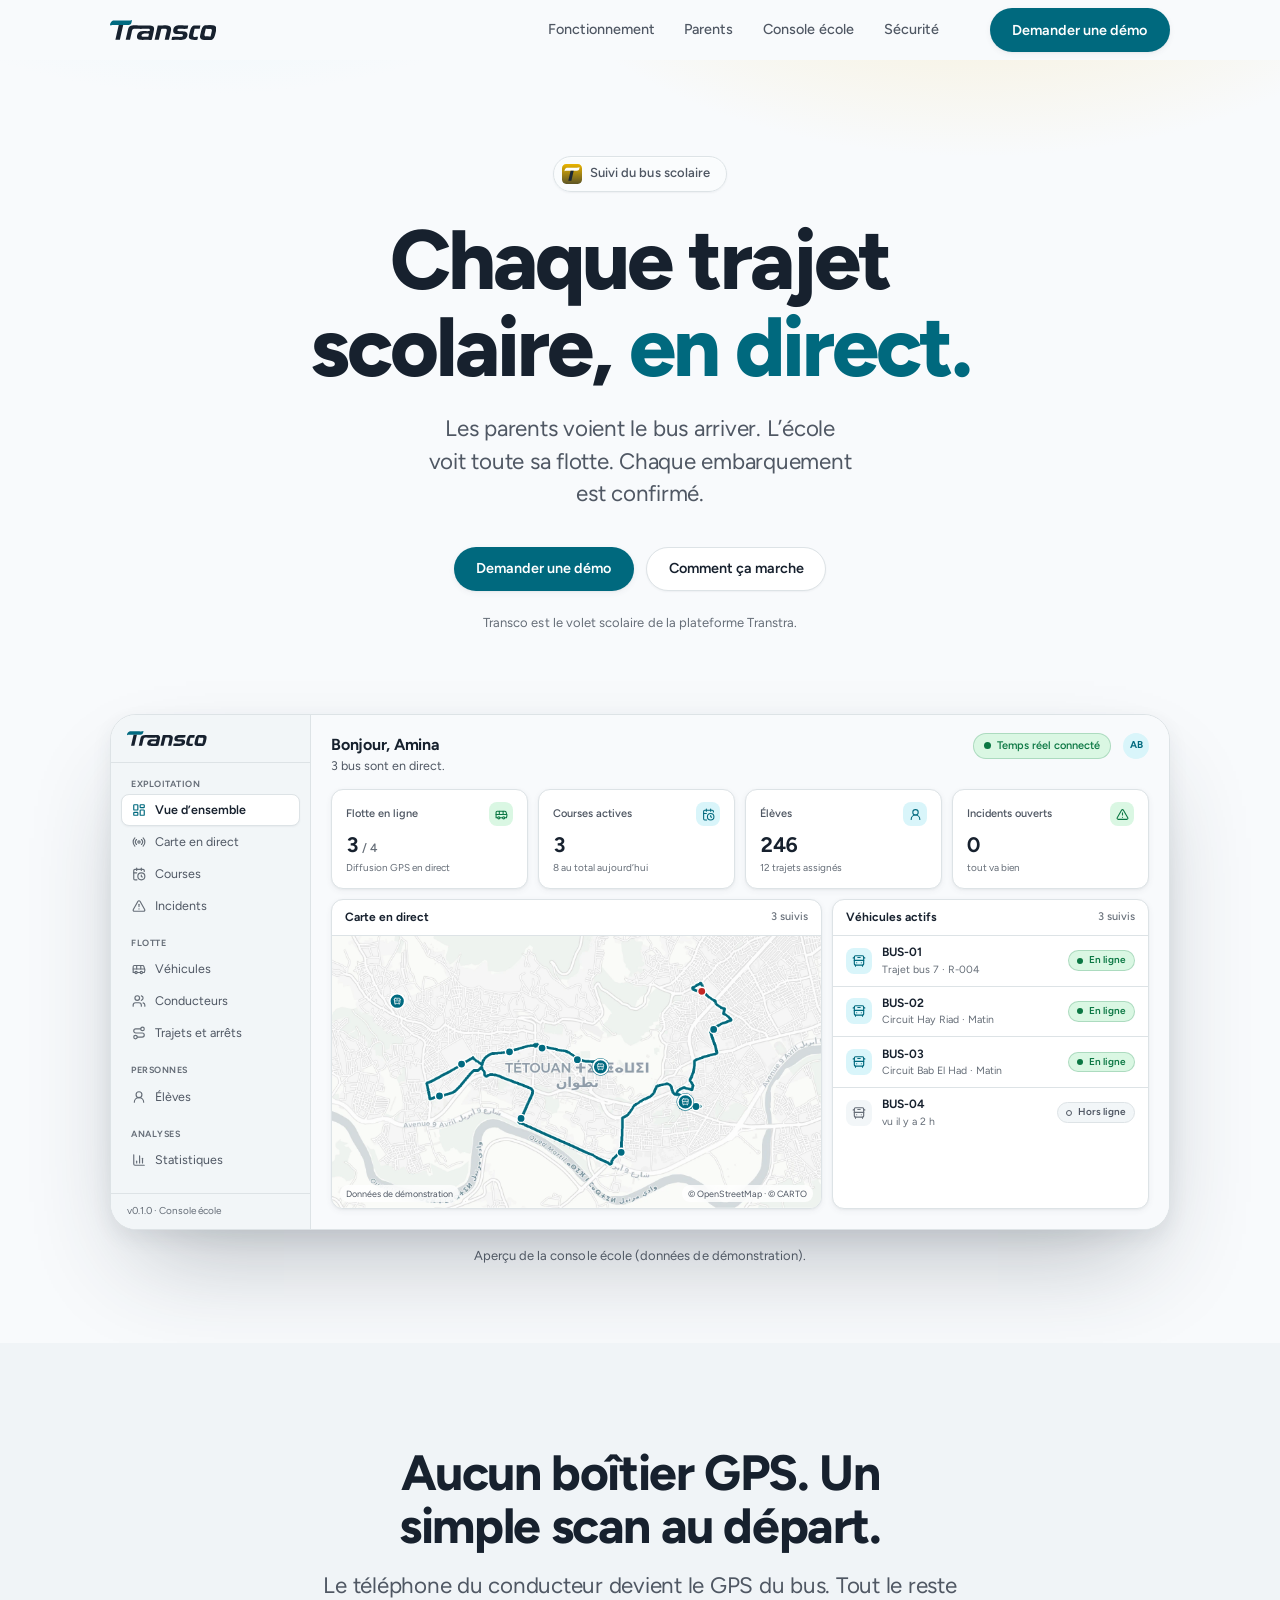
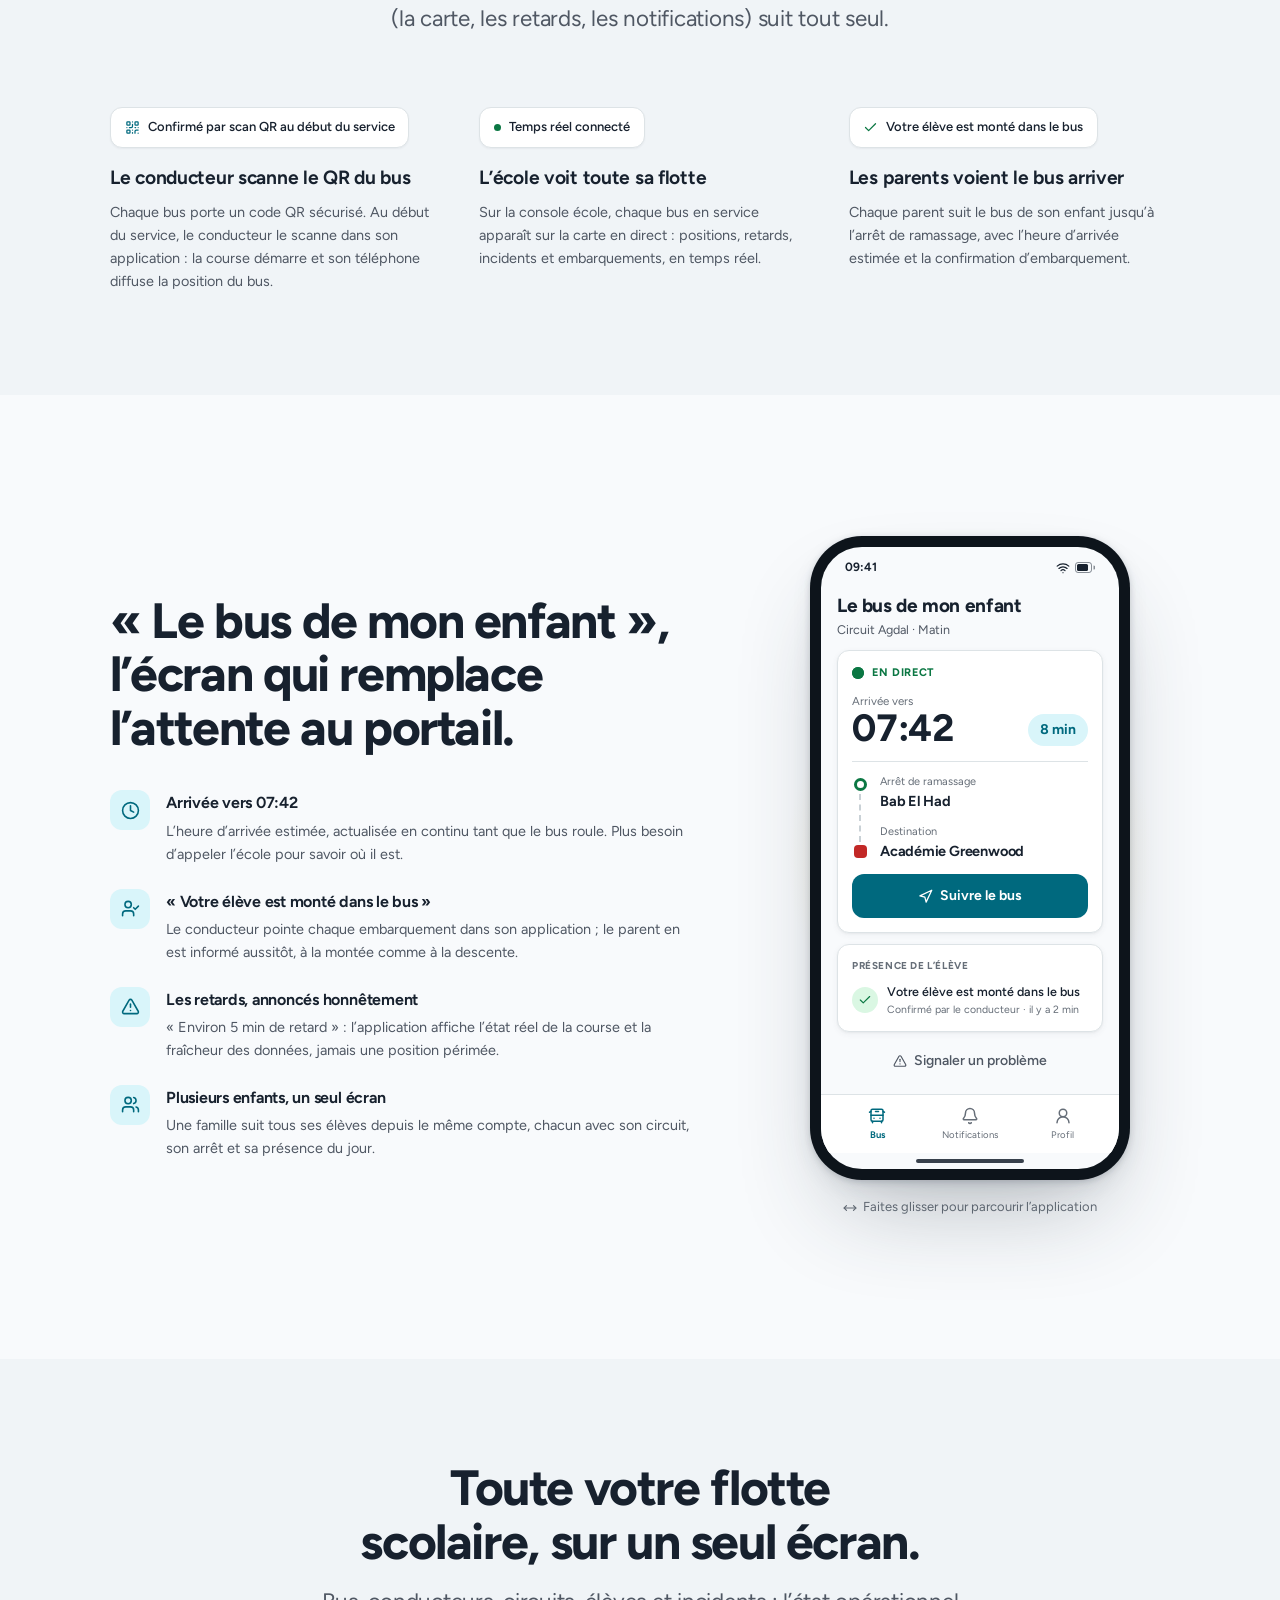
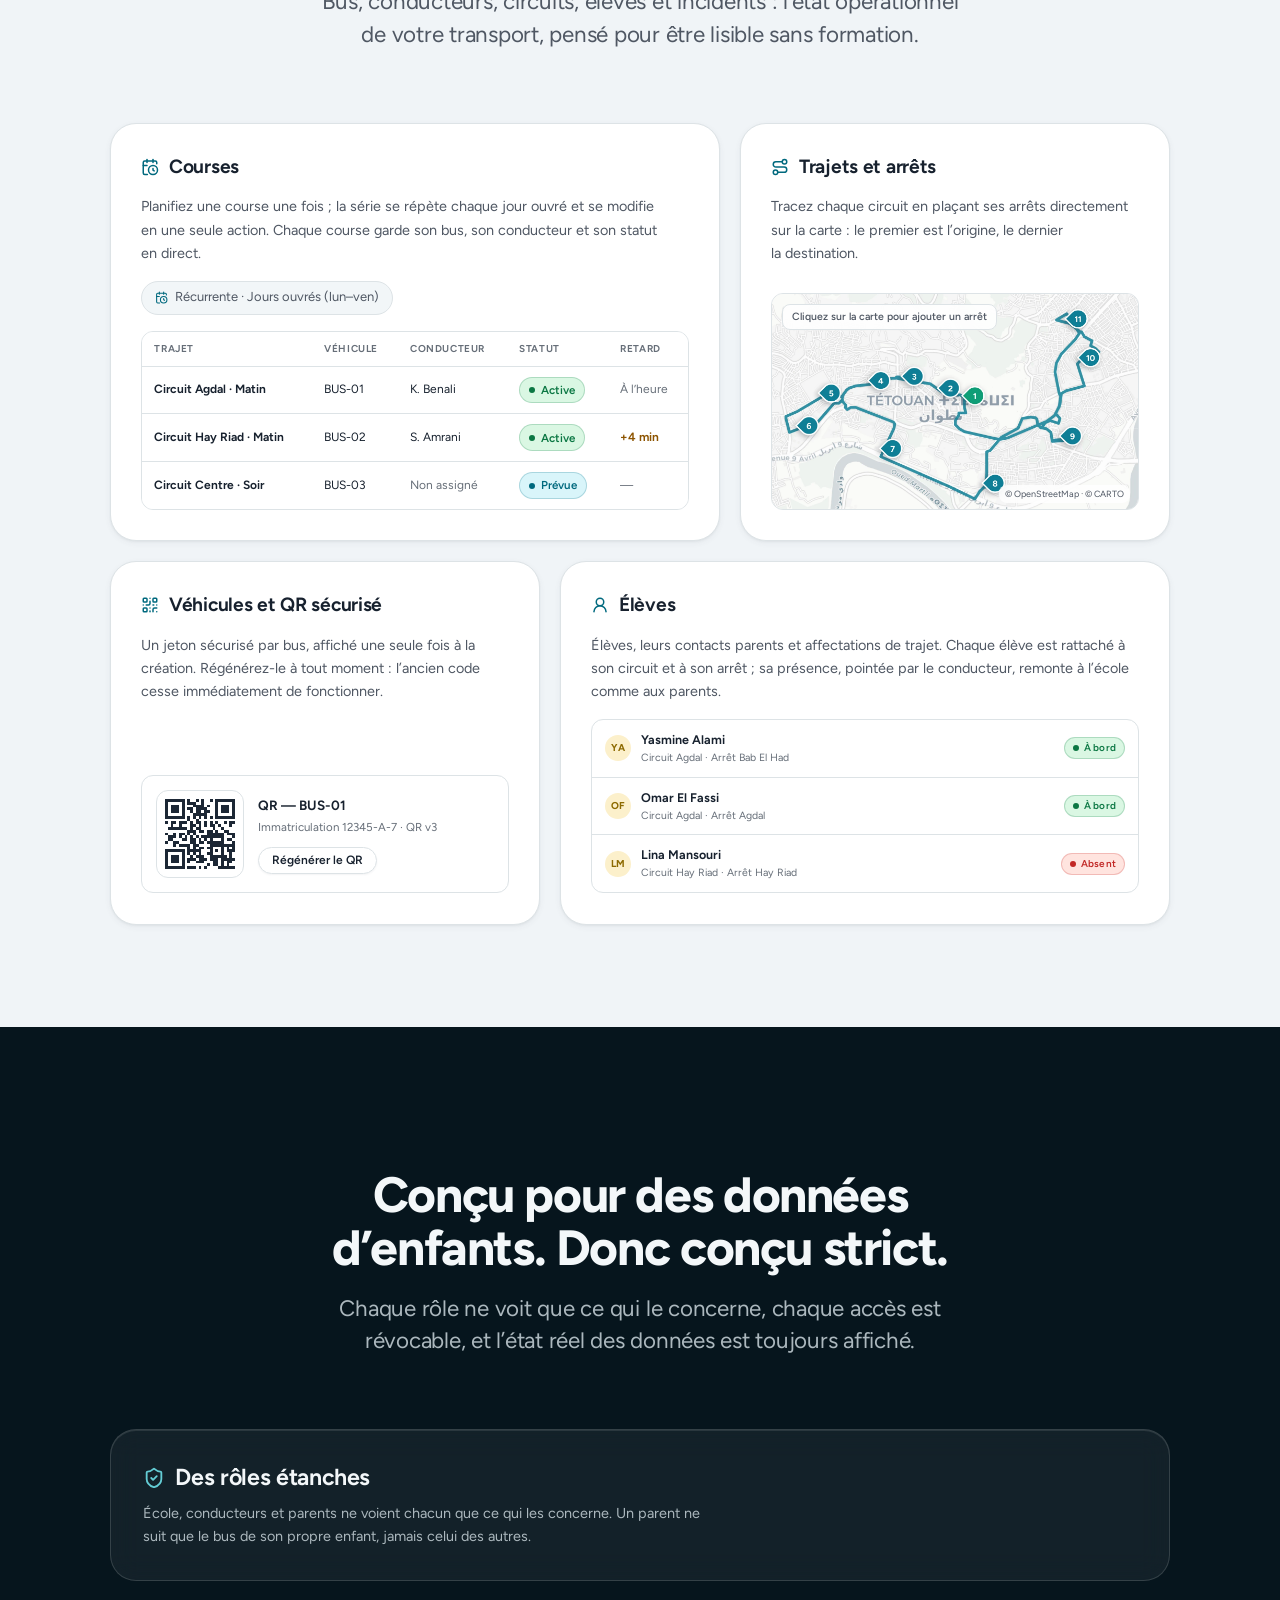
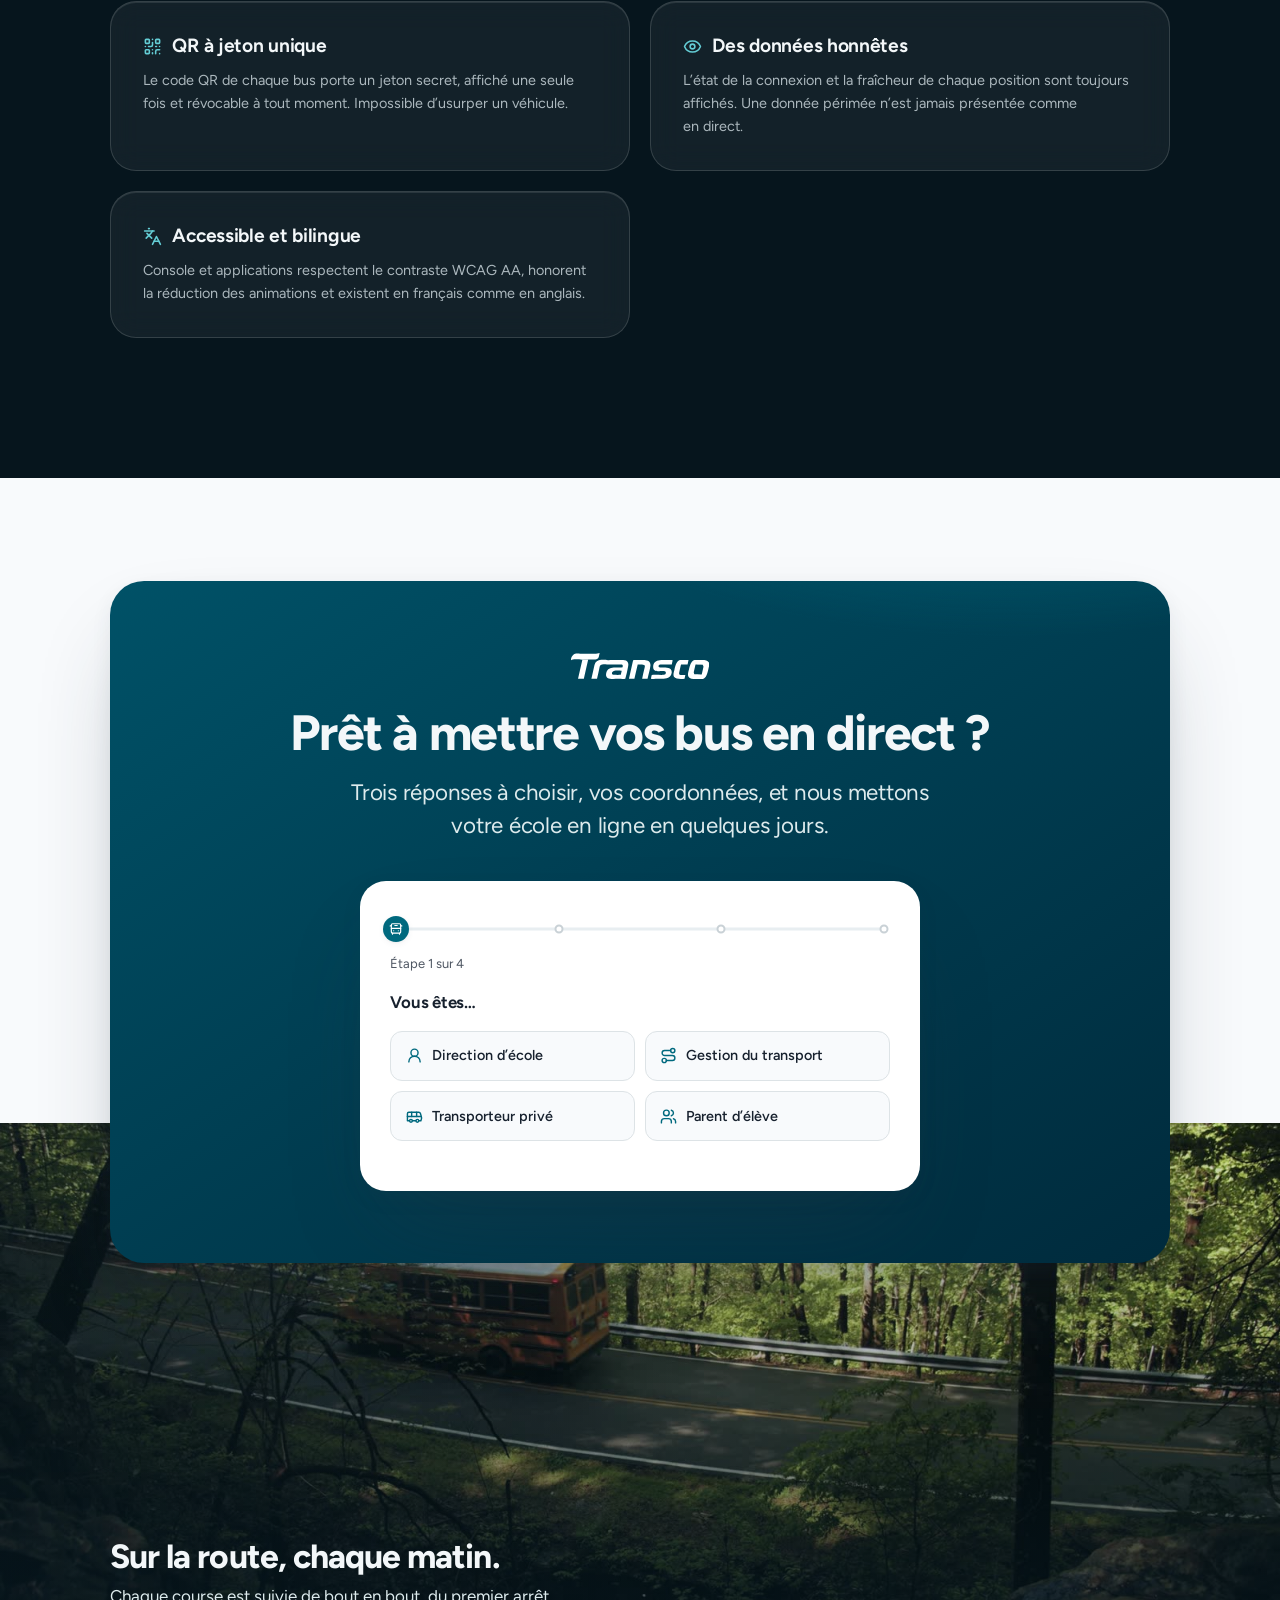
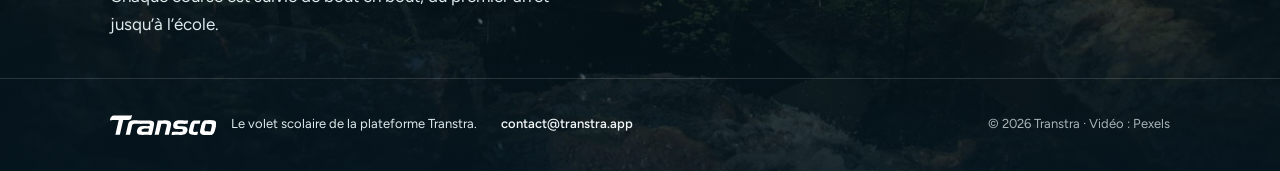
<file: old/index.html>
<!doctype html>
<!-- ===========================================================================
     ARCHIVE — version antérieure du site, portée par le produit : la console
     ouvrait la page, et la photographie n'y figurait pas. Remplacée par la
     version portée par les visages, désormais à la racine.

     Cette page est GELÉE. Elle emporte ses propres `styles.css` et
     `script.js` (copies datées du jour du remplacement) précisément pour que
     les évolutions du site principal ne puissent pas la casser. Ne pas y
     corriger de bogue : ce qui compte ici, c'est qu'elle reste ce qu'elle
     était. Seules les images sont partagées, via `../assets/`.
     ======================================================================== -->
<html lang="fr">
<head>
<meta charset="utf-8" />
<meta name="viewport" content="width=device-width, initial-scale=1, viewport-fit=cover" />
<title>Transco — version précédente du site (archive)</title>
<meta name="description" content="Archive : version antérieure du site vitrine Transco, portée par le produit." />
<!-- Le site n'a qu'une page à référencer. Sans cette ligne, l'archive
     concurrencerait la page d'accueil sur les mêmes mots, avec presque le
     même texte : c'est exactement ce que les moteurs pénalisent. -->
<meta name="robots" content="noindex, nofollow" />
<link rel="canonical" href="https://transtra.net/" />
<meta name="theme-color" content="#f7f9fb" />
<link rel="icon" type="image/svg+xml" href="../assets/icon_school.svg" />
<link rel="preload" href="../assets/fonts/figtree-latin.woff2" as="font" type="font/woff2" crossorigin />
<script>
/* Intro : une fois par session, jamais sous mouvement réduit.
   Décidée avant le premier rendu pour éviter tout flash. */
(function () {
  try {
    if (!sessionStorage.getItem("transcoIntro") &&
        !matchMedia("(prefers-reduced-motion: reduce)").matches) {
      document.documentElement.classList.add("intro-on");
      sessionStorage.setItem("transcoIntro", "1");
    }
  } catch (e) {}
})();
</script>
<link rel="stylesheet" href="styles.css" />
</head>
<body>

<!-- ===== sprite : icônes Lucide du produit + logotype Transco ===== -->
<svg width="0" height="0" style="position:absolute" aria-hidden="true">
  <defs>
    <symbol id="i-layout-dashboard" viewBox="0 0 24 24" fill="none" stroke="currentColor" stroke-width="2" stroke-linecap="round" stroke-linejoin="round"><rect width="7" height="9" x="3" y="3" rx="1"/><rect width="7" height="5" x="14" y="3" rx="1"/><rect width="7" height="9" x="14" y="12" rx="1"/><rect width="7" height="5" x="3" y="16" rx="1"/></symbol>
    <symbol id="i-radio" viewBox="0 0 24 24" fill="none" stroke="currentColor" stroke-width="2" stroke-linecap="round" stroke-linejoin="round"><path d="M16.247 7.761a6 6 0 0 1 0 8.478"/><path d="M19.075 4.933a10 10 0 0 1 0 14.134"/><path d="M4.925 19.067a10 10 0 0 1 0-14.134"/><path d="M7.753 16.239a6 6 0 0 1 0-8.478"/><circle cx="12" cy="12" r="2"/></symbol>
    <symbol id="i-bus" viewBox="0 0 24 24" fill="none" stroke="currentColor" stroke-width="2" stroke-linecap="round" stroke-linejoin="round"><path d="M8 6v6"/><path d="M15 6v6"/><path d="M2 12h19.6"/><path d="M18 18h3s.5-1.7.8-2.8c.1-.4.2-.8.2-1.2 0-.4-.1-.8-.2-1.2l-1.4-5C20.1 6.8 19.1 6 18 6H4a2 2 0 0 0-2 2v10h3"/><circle cx="7" cy="18" r="2"/><path d="M9 18h5"/><circle cx="16" cy="18" r="2"/></symbol>
    <symbol id="i-users" viewBox="0 0 24 24" fill="none" stroke="currentColor" stroke-width="2" stroke-linecap="round" stroke-linejoin="round"><path d="M16 21v-2a4 4 0 0 0-4-4H6a4 4 0 0 0-4 4v2"/><path d="M16 3.128a4 4 0 0 1 0 7.744"/><path d="M22 21v-2a4 4 0 0 0-3-3.87"/><circle cx="9" cy="7" r="4"/></symbol>
    <symbol id="i-route" viewBox="0 0 24 24" fill="none" stroke="currentColor" stroke-width="2" stroke-linecap="round" stroke-linejoin="round"><circle cx="6" cy="19" r="3"/><path d="M9 19h8.5a3.5 3.5 0 0 0 0-7h-11a3.5 3.5 0 0 1 0-7H15"/><circle cx="18" cy="5" r="3"/></symbol>
    <symbol id="i-calendar-clock" viewBox="0 0 24 24" fill="none" stroke="currentColor" stroke-width="2" stroke-linecap="round" stroke-linejoin="round"><path d="M16 14v2.2l1.6 1"/><path d="M16 2v4"/><path d="M21 7.5V6a2 2 0 0 0-2-2H5a2 2 0 0 0-2 2v14a2 2 0 0 0 2 2h3.5"/><path d="M3 10h5"/><path d="M8 2v4"/><circle cx="16" cy="16" r="6"/></symbol>
    <symbol id="i-triangle-alert" viewBox="0 0 24 24" fill="none" stroke="currentColor" stroke-width="2" stroke-linecap="round" stroke-linejoin="round"><path d="m21.73 18-8-14a2 2 0 0 0-3.48 0l-8 14A2 2 0 0 0 4 21h16a2 2 0 0 0 1.73-3"/><path d="M12 9v4"/><path d="M12 17h.01"/></symbol>
    <symbol id="i-user-round" viewBox="0 0 24 24" fill="none" stroke="currentColor" stroke-width="2" stroke-linecap="round" stroke-linejoin="round"><circle cx="12" cy="8" r="5"/><path d="M20 21a8 8 0 0 0-16 0"/></symbol>
    <symbol id="i-bar-chart-3" viewBox="0 0 24 24" fill="none" stroke="currentColor" stroke-width="2" stroke-linecap="round" stroke-linejoin="round"><path d="M3 3v16a2 2 0 0 0 2 2h16"/><path d="M18 17V9"/><path d="M13 17V5"/><path d="M8 17v-3"/></symbol>
    <symbol id="i-navigation" viewBox="0 0 24 24" fill="none" stroke="currentColor" stroke-width="2" stroke-linecap="round" stroke-linejoin="round"><polygon points="3 11 22 2 13 21 11 13 3 11"/></symbol>
    <symbol id="i-qr-code" viewBox="0 0 24 24" fill="none" stroke="currentColor" stroke-width="2" stroke-linecap="round" stroke-linejoin="round"><rect width="5" height="5" x="3" y="3" rx="1"/><rect width="5" height="5" x="16" y="3" rx="1"/><rect width="5" height="5" x="3" y="16" rx="1"/><path d="M21 16h-3a2 2 0 0 0-2 2v3"/><path d="M21 21v.01"/><path d="M12 7v3a2 2 0 0 1-2 2H7"/><path d="M3 12h.01"/><path d="M12 3h.01"/><path d="M12 16v.01"/><path d="M16 12h1"/><path d="M21 12v.01"/><path d="M12 21v-1"/></symbol>
    <symbol id="i-bell" viewBox="0 0 24 24" fill="none" stroke="currentColor" stroke-width="2" stroke-linecap="round" stroke-linejoin="round"><path d="M10.268 21a2 2 0 0 0 3.464 0"/><path d="M3.262 15.326A1 1 0 0 0 4 17h16a1 1 0 0 0 .74-1.673C19.41 13.956 18 12.499 18 8A6 6 0 0 0 6 8c0 4.499-1.411 5.956-2.738 7.326"/></symbol>
    <symbol id="i-shield-check" viewBox="0 0 24 24" fill="none" stroke="currentColor" stroke-width="2" stroke-linecap="round" stroke-linejoin="round"><path d="M20 13c0 5-3.5 7.5-7.66 8.95a1 1 0 0 1-.67-.01C7.5 20.5 4 18 4 13V6a1 1 0 0 1 1-1c2 0 4.5-1.2 6.24-2.72a1.17 1.17 0 0 1 1.52 0C14.51 3.81 17 5 19 5a1 1 0 0 1 1 1z"/><path d="m9 12 2 2 4-4"/></symbol>
    <symbol id="i-check" viewBox="0 0 24 24" fill="none" stroke="currentColor" stroke-width="2" stroke-linecap="round" stroke-linejoin="round"><path d="M20 6 9 17l-5-5"/></symbol>
    <symbol id="i-languages" viewBox="0 0 24 24" fill="none" stroke="currentColor" stroke-width="2" stroke-linecap="round" stroke-linejoin="round"><path d="m5 8 6 6"/><path d="m4 14 6-6 2-3"/><path d="M2 5h12"/><path d="M7 2h1"/><path d="m22 22-5-10-5 10"/><path d="M14 18h6"/></symbol>
    <symbol id="i-arrow-right" viewBox="0 0 24 24" fill="none" stroke="currentColor" stroke-width="2" stroke-linecap="round" stroke-linejoin="round"><path d="M5 12h14"/><path d="m12 5 7 7-7 7"/></symbol>
    <symbol id="i-bus-front" viewBox="0 0 24 24" fill="none" stroke="currentColor" stroke-width="2" stroke-linecap="round" stroke-linejoin="round"><path d="M4 6 2 7"/><path d="M10 6h4"/><path d="m22 7-2-1"/><rect width="16" height="16" x="4" y="3" rx="2"/><path d="M4 11h16"/><path d="M8 15h.01"/><path d="M16 15h.01"/><path d="M6 19v2"/><path d="M18 21v-2"/></symbol>
    <symbol id="i-user-check" viewBox="0 0 24 24" fill="none" stroke="currentColor" stroke-width="2" stroke-linecap="round" stroke-linejoin="round"><path d="m16 11 2 2 4-4"/><path d="M16 21v-2a4 4 0 0 0-4-4H6a4 4 0 0 0-4 4v2"/><circle cx="9" cy="7" r="4"/></symbol>
    <symbol id="i-eye" viewBox="0 0 24 24" fill="none" stroke="currentColor" stroke-width="2" stroke-linecap="round" stroke-linejoin="round"><path d="M2.062 12.348a1 1 0 0 1 0-.696 10.75 10.75 0 0 1 19.876 0 1 1 0 0 1 0 .696 10.75 10.75 0 0 1-19.876 0"/><circle cx="12" cy="12" r="3"/></symbol>
    <symbol id="i-wifi" viewBox="0 0 24 24" fill="none" stroke="currentColor" stroke-width="2" stroke-linecap="round" stroke-linejoin="round"><path d="M12 20h.01"/><path d="M2 8.82a15 15 0 0 1 20 0"/><path d="M5 12.859a10 10 0 0 1 14 0"/><path d="M8.5 16.429a5 5 0 0 1 7 0"/></symbol>
    <symbol id="i-clock" viewBox="0 0 24 24" fill="none" stroke="currentColor" stroke-width="2" stroke-linecap="round" stroke-linejoin="round"><circle cx="12" cy="12" r="10"/><path d="M12 6v6l4 2"/></symbol>
    <symbol id="i-move-horizontal" viewBox="0 0 24 24" fill="none" stroke="currentColor" stroke-width="2" stroke-linecap="round" stroke-linejoin="round"><path d="m18 8 4 4-4 4"/><path d="M2 12h20"/><path d="m6 8-4 4 4 4"/></symbol>
    <symbol id="i-school" viewBox="0 0 24 24" fill="none" stroke="currentColor" stroke-width="2" stroke-linecap="round" stroke-linejoin="round"><path d="M14 22v-4a2 2 0 1 0-4 0v4"/><path d="m18 10 3.447 1.724a1 1 0 0 1 .553.894V20a2 2 0 0 1-2 2H4a2 2 0 0 1-2-2v-7.382a1 1 0 0 1 .553-.894L6 10"/><path d="M18 5v17"/><path d="m4 6 7.106-3.553a2 2 0 0 1 1.788 0L20 6"/><path d="M6 5v17"/><circle cx="12" cy="9" r="2"/></symbol>

    <!-- Logotype « Transco », porté de web/src/components/wordmark.tsx (variante école).
         La barre d’accent lit --wm-accent pour passer en blanc sur fond teal. -->
    <symbol id="w-transco" viewBox="-977.3115 510.0994 599.3319 112.6888">
      <path d="M -896.19 371.189 C -904.62 371.209 -913.05 371.219 -921.48 371.239 C -937.83 371.079 -961.94 367.656 -970.51 373.67 C -972.59 363.74 -962.36 347.319 -952.71 345.579 C -945.79 344.339 -937.96 345.259 -930.94 345.259 C -916.27 345.279 -901.61 345.309 -886.94 345.299 C -874.72 345.299 -856.35 347.101 -846.68 342.523 C -846.98 345.833 -849.09 353.282 -849.62 356.579 C -852.36 373.486 -870.58 370.819 -896.19 371.189 Z" fill="var(--wm-accent, #006a80)" fill-rule="evenodd" transform="matrix(1, 0, 0, 1, -6.529596902870708, 167.5763422187617)"/>
      <path d="M -522.62 415.699 C -519.998 404.617 -515.509 384.427 -506.278 377.448 C -499.483 372.31 -496.551 373.624 -489.63 373.269 C -480.22 373.269 -470.8 373.269 -461.38 373.269 C -462.7 379.629 -464.02 385.989 -465.34 392.349 C -474.87 392.349 -484.41 392.349 -493.94 392.349 C -496.32 403.169 -499.07 413.919 -501.29 424.779 C -502.03 428.399 -503.58 434.439 -499.25 436.579 C -492.76 439.779 -482.18 436.409 -475.09 437.749 C -476.21 443.079 -477.32 448.419 -478.44 453.749 C -489.23 456.159 -518.04 456.859 -524.32 445.599 C -529.36 436.569 -524.8 424.919 -522.62 415.699 Z M -896.19 371.189 C -902.5 398.709 -908.81 426.229 -915.12 453.749 C -923.52 453.749 -931.92 453.749 -940.33 453.749 C -934.05 426.249 -927.76 398.749 -921.48 371.239 C -913.05 371.219 -904.62 371.209 -896.19 371.189 Z M -809.94 373.449 C -811.27 379.739 -812.61 386.019 -813.94 392.309 C -822 392.449 -834.74 389.769 -841.75 394.429 C -847.02 397.939 -847.17 406.159 -848.48 411.719 C -851.81 425.859 -854.56 440.139 -858.03 454.239 C -866.16 454.239 -874.29 454.239 -882.42 454.239 C -878.24 437.129 -874.57 419.829 -870.7 402.619 C -868.65 393.529 -866.97 383.149 -858.39 377.779 C -845.68 369.839 -824.22 372.449 -809.94 373.449 Z M -809.97 373.416 C -794.67 372.896 -766.25 373.229 -750.94 373.259 C -742.93 373.269 -733.16 373.229 -727.05 379.359 C -721.27 385.149 -721.7 393.389 -723.22 400.799 C -726.82 418.339 -730.06 436.659 -735.39 453.749 C -744.26 455.679 -754.81 454.319 -763.94 454.309 C -776.3 454.289 -789.65 455.739 -801.9 454.099 C -809.35 453.099 -817.04 448.649 -818.54 440.749 C -819.31 436.699 -818.8 432.439 -817.79 428.509 C -809.21 395.139 -771.54 408.699 -746.78 404.749 C -746.78 401.419 -746.78 398.079 -746.78 394.749 C -750.92 391.029 -757.72 392.329 -762.94 392.339 C -775.04 392.369 -801.81 393.128 -813.96 392.313 C -812.46 386.183 -811.48 379.546 -809.97 373.416 Z M -638.94 454.239 C -646.75 454.239 -654.56 454.239 -662.37 454.239 C -660.01 440.399 -656.55 426.489 -653.31 412.809 C -652.17 407.969 -648.56 399.829 -652.01 395.309 C -655.63 390.559 -675.93 391.909 -681.6 392.749 C -686.38 413.249 -691.16 433.739 -695.94 454.239 C -703.81 454.239 -711.67 454.239 -719.54 454.239 C -713.56 427.409 -707.57 400.579 -701.59 373.749 C -693.09 372.239 -683.61 373.249 -674.94 373.249 C -663.21 373.259 -647.9 370.829 -637.09 376.369 C -629.07 380.479 -625.48 388.929 -626.5 397.749 C -628.71 416.699 -634.98 435.579 -638.94 454.239 Z M -529.94 373.709 C -531.27 379.839 -532.61 385.969 -533.94 392.099 C -549.15 393.239 -564.68 392.189 -579.94 392.309 C -586.21 392.349 -593.89 395.049 -590.28 402.749 C -585.97 405.969 -580.09 405.159 -574.94 405.229 C -557.55 405.459 -530.1 403.729 -534.54 429.699 C -539.61 459.419 -572.46 454.289 -594.94 454.309 C -604.38 454.309 -615.33 455.749 -624.49 453.749 C -623.27 448.419 -622.06 443.079 -620.85 437.749 C -603.71 434.649 -585.3 439.009 -567.94 437.159 C -561.29 436.449 -557.67 429.559 -560.73 423.749 C -575.19 415.049 -614.83 432.169 -614.76 402.749 C -614.75 399.349 -614.33 396.059 -613.34 392.809 C -605.73 367.969 -572.84 373.239 -552.94 373.249 C -545.36 373.249 -537.42 372.609 -529.94 373.709 Z M -750.94 419.729 C -761.36 418.839 -794.2 414.739 -793.22 431.729 C -792.93 436.859 -787.97 437.219 -783.94 437.259 C -774.3 437.339 -764.57 437.549 -754.94 437.129 C -753.61 431.329 -752.27 425.529 -750.94 419.729 Z" fill="currentColor" fill-rule="evenodd" transform="matrix(1, 0, 0, 1, -6.529596902870708, 167.5763422187617)"/>
      <path d="M -459.69 415.219 C -457.06 404.137 -452.57 383.947 -443.35 376.968 C -436.55 371.83 -433.62 373.144 -426.69 372.789 C -417.29 372.789 -407.87 372.789 -398.44 372.789 C -399.76 379.149 -401.08 385.509 -402.4 391.869 C -411.94 391.869 -421.48 391.869 -431 391.869 C -433.38 402.689 -436.13 413.439 -438.36 424.299 C -439.1 427.919 -437.44 435.391 -432.63 435.618 C -424.29 436.01 -419.25 435.929 -412.15 437.269 C -413.27 442.599 -419.43 449.422 -420.55 454.752 C -431.71 455.392 -455.11 456.379 -461.38 445.119 C -466.43 436.089 -461.87 424.439 -459.69 415.219 Z" fill="currentColor" fill-rule="evenodd" transform="matrix(1, 0, 0, 1, -6.529596902870708, 167.5763422187617)"/>
      <path d="M -432.69 415.17 C -430.07 404.088 -425.58 383.898 -416.36 376.919 C -409.56 371.781 -406.63 373.095 -399.7 372.74 C -390.3 372.74 -380.88 372.74 -371.45 372.74 C -372.77 379.1 -374.1 385.46 -375.42 391.82 C -384.94 391.82 -394.49 391.82 -404.01 391.82 C -406.39 402.64 -409.14 413.39 -411.37 424.25 C -412.11 427.87 -409.85 434.36 -405.2 435.704 C -398.32 437.697 -391.82 435.062 -384.74 436.402 C -385.86 441.732 -387.63 449.112 -388.75 454.442 C -410.88 455.275 -428.12 456.33 -434.39 445.07 C -439.44 436.04 -434.88 424.39 -432.69 415.17 Z" fill="currentColor" fill-rule="evenodd" style="transform-origin:-404.065px 413.829px" transform="matrix(-1, 0, 0, -1, -6.52961419, 167.57636981)"/>
    </symbol>
  </defs>
</svg>

<!-- ================== intro : le logotype se matérialise ==================
     Flou + échelle ensemble : la surface arrive comme une matière, elle ne
     se contente pas d'un fondu. Une fois par session (script du <head>). -->
<div class="intro" aria-hidden="true">
  <svg class="wordmark"><use href="#w-transco"/></svg>
</div>

<!-- ============================ chrome flottante =========================== -->
<header class="chrome" id="top">
  <div class="wrap">
    <a class="brand" href="#top" aria-label="Transco — accueil">
      <svg class="wordmark" role="img" aria-label="Transco"><use href="#w-transco"/></svg>
    </a>
    <nav class="nav" id="nav" aria-label="Navigation principale">
      <span class="nav-pill" aria-hidden="true"></span>
      <a href="#fonctionnement">Fonctionnement</a>
      <a href="#parents">Parents</a>
      <a href="#console">Console école</a>
      <a href="#securite">Sécurité</a>
    </nav>
    <a class="btn btn-primary chrome-cta" href="#demo">Demander une démo</a>
  </div>
</header>

<main>
<!-- ================================= héros ================================= -->
<section class="hero">
  <div class="wrap">
    <span class="hero-badge hero-rise">
      <img src="../assets/icon_school.svg" alt="" />
      Suivi du bus scolaire
    </span>
    <h1 class="display hero-rise">Chaque trajet scolaire, <span class="accent-ink">en direct.</span></h1>
    <p class="lead hero-rise">
      Les parents voient le bus arriver. L’école voit toute sa flotte.
      Chaque embarquement est confirmé.
    </p>
    <div class="hero-ctas hero-rise">
      <a class="btn btn-primary" href="#demo">Demander une démo</a>
      <a class="btn btn-ghost" href="#fonctionnement">Comment ça marche</a>
    </div>
    <p class="micro hero-note">Transco est le volet scolaire de la plateforme Transtra.</p>
  </div>

  <!-- scène : maquette de la console école (composants réels du tableau de bord) -->
  <div class="wrap hero-stage">
    <div class="hero-mock" role="img" aria-label="Aperçu de la console école : barre latérale de navigation, indicateurs de flotte et carte en direct avec trois bus suivis.">
      <aside class="mock-side">
        <div class="mock-side-brand">
          <svg role="img" aria-hidden="true"><use href="#w-transco"/></svg>
        </div>
        <nav class="mock-nav">
          <div>
            <div class="mock-nav-title">Exploitation</div>
            <div class="mock-nav-item active"><svg class="icon" aria-hidden="true"><use href="#i-layout-dashboard"/></svg>Vue d’ensemble</div>
            <div class="mock-nav-item"><svg class="icon" aria-hidden="true"><use href="#i-radio"/></svg>Carte en direct</div>
            <div class="mock-nav-item"><svg class="icon" aria-hidden="true"><use href="#i-calendar-clock"/></svg>Courses</div>
            <div class="mock-nav-item"><svg class="icon" aria-hidden="true"><use href="#i-triangle-alert"/></svg>Incidents</div>
          </div>
          <div>
            <div class="mock-nav-title">Flotte</div>
            <div class="mock-nav-item"><svg class="icon" aria-hidden="true"><use href="#i-bus"/></svg>Véhicules</div>
            <div class="mock-nav-item"><svg class="icon" aria-hidden="true"><use href="#i-users"/></svg>Conducteurs</div>
            <div class="mock-nav-item"><svg class="icon" aria-hidden="true"><use href="#i-route"/></svg>Trajets et arrêts</div>
          </div>
          <div>
            <div class="mock-nav-title">Personnes</div>
            <div class="mock-nav-item"><svg class="icon" aria-hidden="true"><use href="#i-user-round"/></svg>Élèves</div>
          </div>
          <div>
            <div class="mock-nav-title">Analyses</div>
            <div class="mock-nav-item"><svg class="icon" aria-hidden="true"><use href="#i-bar-chart-3"/></svg>Statistiques</div>
          </div>
        </nav>
        <div class="mock-side-foot">v0.1.0 · Console école</div>
      </aside>

      <div class="mock-main">
        <div class="mock-topbar">
          <div>
            <div class="mock-greeting">Bonjour, Amina</div>
            <div class="mock-greeting-sub">3 bus sont en direct.</div>
          </div>
          <span class="mock-live-badge"><span class="pulse-dot"></span>Temps réel connecté</span>
          <span class="mock-avatar">AB</span>
        </div>

        <div class="mock-stats">
          <div class="card mock-stat">
            <div class="mock-stat-top"><span class="mock-stat-label">Flotte en ligne</span><span class="mock-stat-icon green"><svg class="icon" aria-hidden="true"><use href="#i-bus"/></svg></span></div>
            <div class="mock-stat-value">3<small> / 4</small></div>
            <div class="mock-stat-hint">Diffusion GPS en direct</div>
          </div>
          <div class="card mock-stat">
            <div class="mock-stat-top"><span class="mock-stat-label">Courses actives</span><span class="mock-stat-icon"><svg class="icon" aria-hidden="true"><use href="#i-calendar-clock"/></svg></span></div>
            <div class="mock-stat-value">3</div>
            <div class="mock-stat-hint">8 au total aujourd’hui</div>
          </div>
          <div class="card mock-stat">
            <div class="mock-stat-top"><span class="mock-stat-label">Élèves</span><span class="mock-stat-icon"><svg class="icon" aria-hidden="true"><use href="#i-user-round"/></svg></span></div>
            <div class="mock-stat-value">246</div>
            <div class="mock-stat-hint">12 trajets assignés</div>
          </div>
          <div class="card mock-stat">
            <div class="mock-stat-top"><span class="mock-stat-label">Incidents ouverts</span><span class="mock-stat-icon green"><svg class="icon" aria-hidden="true"><use href="#i-triangle-alert"/></svg></span></div>
            <div class="mock-stat-value">0</div>
            <div class="mock-stat-hint">tout va bien</div>
          </div>
        </div>

        <div class="mock-body">
          <div class="card mock-panel mock-map">
            <div class="mock-panel-head">Carte en direct<span class="count">3 suivis</span></div>
            <!-- Carte réelle : trajet R-004 « trajet bus 7 » (Tétouan), tracé routier
                 OSRM sur fond CARTO Positron — comme dans la vraie console. -->
            <svg class="mapbase" viewBox="0 0 720 400" aria-hidden="true">
              <image href="../assets/map-r004.webp" width="720" height="400"/>
              <!-- arrêts réels de R-004 : origine (vert), intermédiaires (teal), destination (rouge) -->
              <g stroke="#ffffff" stroke-width="2">
                <circle cx="396.2" cy="192.5" r="6" fill="oklch(0.5 0.12 155)"/>
                <circle cx="361.2" cy="182" r="6" fill="#006a80"/>
                <circle cx="309.2" cy="165" r="6" fill="#006a80"/>
                <circle cx="261.3" cy="170.5" r="6" fill="#006a80"/>
                <circle cx="190.7" cy="188.5" r="6" fill="#006a80"/>
                <circle cx="158.2" cy="235.5" r="6" fill="#006a80"/>
                <circle cx="278.3" cy="268.5" r="6" fill="#006a80"/>
                <circle cx="425.7" cy="318.5" r="6" fill="#006a80"/>
                <circle cx="535.8" cy="251" r="6" fill="#006a80"/>
                <circle cx="561.8" cy="137.5" r="6" fill="#006a80"/>
                <circle cx="544.3" cy="81.5" r="6" fill="oklch(0.53 0.19 27)"/>
              </g>
              <g class="bus-marker" transform="translate(520.1, 244.2)" style="color:#fff">
                <circle class="veh-ping" r="13" fill="#006a80"/>
                <circle r="11" fill="#006a80" stroke="#fff" stroke-width="2.5"/>
                <use href="#i-bus-front" x="-6" y="-6" width="12" height="12"/>
              </g>
              <!-- bus en service : glisse le long du tracé routier réel -->
              <g class="bus-glide" style="color:#fff">
                <circle class="veh-ping" r="13" fill="#006a80"/>
                <circle r="11" fill="#006a80" stroke="#fff" stroke-width="2.5"/>
                <use href="#i-bus-front" x="-6" y="-6" width="12" height="12"/>
              </g>
              <g class="bus-marker" transform="translate(96, 96)" style="color:#fff">
                <circle r="11" fill="#006a80" stroke="#fff" stroke-width="2.5"/>
                <use href="#i-bus-front" x="-6" y="-6" width="12" height="12"/>
              </g>
            </svg>
            <span class="map-note">Données de démonstration</span>
            <span class="map-attr">© OpenStreetMap · © CARTO</span>
          </div>

          <div class="card mock-panel">
            <div class="mock-panel-head">Véhicules actifs<span class="count">3 suivis</span></div>
            <div class="mock-veh-list">
              <div class="mock-veh-row">
                <span class="mock-veh-chip"><svg class="icon" aria-hidden="true"><use href="#i-bus-front"/></svg></span>
                <div><div class="mock-veh-code">BUS-01</div><div class="mock-veh-route">Trajet bus 7 · R-004</div></div>
                <span class="badge badge-online"><span class="pulse-dot" style="width:6px;height:6px"></span>En ligne</span>
              </div>
              <div class="mock-veh-row">
                <span class="mock-veh-chip"><svg class="icon" aria-hidden="true"><use href="#i-bus-front"/></svg></span>
                <div><div class="mock-veh-code">BUS-02</div><div class="mock-veh-route">Circuit Hay Riad · Matin</div></div>
                <span class="badge badge-online"><span class="pulse-dot" style="width:6px;height:6px"></span>En ligne</span>
              </div>
              <div class="mock-veh-row">
                <span class="mock-veh-chip"><svg class="icon" aria-hidden="true"><use href="#i-bus-front"/></svg></span>
                <div><div class="mock-veh-code">BUS-03</div><div class="mock-veh-route">Circuit Bab El Had · Matin</div></div>
                <span class="badge badge-online"><span class="pulse-dot" style="width:6px;height:6px"></span>En ligne</span>
              </div>
              <div class="mock-veh-row">
                <span class="mock-veh-chip off"><svg class="icon" aria-hidden="true"><use href="#i-bus-front"/></svg></span>
                <div><div class="mock-veh-code">BUS-04</div><div class="mock-veh-route">vu il y a 2 h</div></div>
                <span class="badge badge-offline"><span class="dot dot-hollow"></span>Hors ligne</span>
              </div>
            </div>
          </div>
        </div>
      </div>
    </div>
    <p class="micro mock-caption">Aperçu de la console école (données de démonstration).</p>
  </div>
</section>

<!-- ============================ fonctionnement ============================ -->
<section class="sec sec-tint" id="fonctionnement">
  <div class="wrap">
    <div class="sec-head sec-head-center reveal">
      <h2 class="h2">Aucun boîtier GPS. Un simple scan au départ.</h2>
      <p class="lead">
        Le téléphone du conducteur devient le GPS du bus. Tout le reste (la carte,
        les retards, les notifications) suit tout seul.
      </p>
    </div>
    <div class="steps stagger">
      <div class="step reveal">
        <span class="step-chip"><svg class="icon" aria-hidden="true"><use href="#i-qr-code"/></svg>Confirmé par scan QR au début du service</span>
        <h3 class="h3">Le conducteur scanne le QR du bus</h3>
        <p>
          Chaque bus porte un code QR sécurisé. Au début du service, le conducteur
          le scanne dans son application&nbsp;: la course démarre et son téléphone
          diffuse la position du bus.
        </p>
      </div>
      <div class="step reveal">
        <span class="step-chip"><span class="pulse-dot"></span>Temps réel connecté</span>
        <h3 class="h3">L’école voit toute sa flotte</h3>
        <p>
          Sur la console école, chaque bus en service apparaît sur la carte en
          direct&nbsp;: positions, retards, incidents et embarquements, en temps réel.
        </p>
      </div>
      <div class="step reveal">
        <span class="step-chip"><svg class="icon green" aria-hidden="true"><use href="#i-check"/></svg>Votre élève est monté dans le bus</span>
        <h3 class="h3">Les parents voient le bus arriver</h3>
        <p>
          Chaque parent suit le bus de son enfant jusqu’à l’arrêt de ramassage,
          avec l’heure d’arrivée estimée et la confirmation d’embarquement.
        </p>
      </div>
    </div>
  </div>
</section>

<!-- ================================ parents =============================== -->
<section class="sec sec-airy" id="parents">
  <div class="wrap split">
    <div class="reveal">
      <h2 class="h2">
        «&nbsp;Le bus de mon enfant&nbsp;», l’écran qui remplace l’attente au portail.
      </h2>
      <div class="feature-list">
        <div class="feature-item">
          <span class="feature-icon"><svg class="icon" aria-hidden="true"><use href="#i-clock"/></svg></span>
          <div>
            <h3>Arrivée vers 07:42</h3>
            <p>L’heure d’arrivée estimée, actualisée en continu tant que le bus roule. Plus besoin d’appeler l’école pour savoir où il est.</p>
          </div>
        </div>
        <div class="feature-item">
          <span class="feature-icon"><svg class="icon" aria-hidden="true"><use href="#i-user-check"/></svg></span>
          <div>
            <h3>«&nbsp;Votre élève est monté dans le bus&nbsp;»</h3>
            <p>Le conducteur pointe chaque embarquement dans son application&nbsp;; le parent en est informé aussitôt, à la montée comme à la descente.</p>
          </div>
        </div>
        <div class="feature-item">
          <span class="feature-icon"><svg class="icon" aria-hidden="true"><use href="#i-triangle-alert"/></svg></span>
          <div>
            <h3>Les retards, annoncés honnêtement</h3>
            <p>«&nbsp;Environ 5 min de retard&nbsp;»&nbsp;: l’application affiche l’état réel de la course et la fraîcheur des données, jamais une position périmée.</p>
          </div>
        </div>
        <div class="feature-item">
          <span class="feature-icon"><svg class="icon" aria-hidden="true"><use href="#i-users"/></svg></span>
          <div>
            <h3>Plusieurs enfants, un seul écran</h3>
            <p>Une famille suit tous ses élèves depuis le même compte, chacun avec son circuit, son arrêt et sa présence du jour.</p>
          </div>
        </div>
      </div>
    </div>

    <!-- Maquette gestuelle : les trois écrans réels de l'application parents.
         Le contenu suit le doigt au pixel près ; le relâché projette l'élan
         pour choisir l'écran d'arrivée. Voir Carousel dans script.js. -->
    <div class="phone-wrap reveal">
      <div class="phone">
        <div class="phone-screen">
          <div class="phone-status">
            <span>09:41</span>
            <span class="icons">
              <svg class="icon" aria-hidden="true" style="width:14px;height:14px"><use href="#i-wifi"/></svg>
              <svg width="20" height="11" viewBox="0 0 20 11" aria-hidden="true"><rect x="0.5" y="0.5" width="16" height="10" rx="2.5" fill="none" stroke="currentColor" opacity="0.5"/><rect x="2" y="2" width="11" height="7" rx="1.5" fill="currentColor"/><path d="M18.5 3.5v4a2 2 0 0 0 0-4Z" fill="currentColor" opacity="0.5"/></svg>
            </span>
          </div>

          <div class="pcar" id="pcar" tabindex="0" role="group"
               aria-roledescription="carrousel"
               aria-label="Application parents : 3 écrans. Utilisez les flèches gauche et droite pour changer d’écran.">
            <div class="pcar-track" id="pcar-track">

              <!-- écran 1 : le bus en direct -->
              <div class="pcar-screen" id="pscreen-0" role="group" aria-label="Écran 1 sur 3 : le bus en direct">
                <div>
                  <div class="phone-title">Le bus de mon enfant</div>
                  <div class="phone-title-sub">Circuit Agdal · Matin</div>
                </div>
                <div class="card phone-card">
                  <div class="live-row">
                    <span class="live-beacon"></span>
                    <span class="live-label">EN DIRECT</span>
                  </div>
                  <div class="eta-row">
                    <div>
                      <div class="eta-label">Arrivée vers</div>
                      <div class="eta-time">07:42</div>
                    </div>
                    <span class="eta-pill">8 min</span>
                  </div>
                  <div class="phone-hr"></div>
                  <div class="routeline">
                    <div class="routeline-rail"><span class="o"></span><span class="l"></span><span class="d"></span></div>
                    <div class="routeline-stops">
                      <div><div class="lab">Arrêt de ramassage</div><div class="val">Bab El Had</div></div>
                      <div><div class="lab">Destination</div><div class="val">Académie Greenwood</div></div>
                    </div>
                  </div>
                  <div class="phone-btn"><svg class="icon" aria-hidden="true"><use href="#i-navigation"/></svg>Suivre le bus</div>
                </div>
                <div class="card phone-card" style="gap:9px">
                  <div class="attendance-label">PRÉSENCE DE L’ÉLÈVE</div>
                  <div class="attendance-row">
                    <span class="attendance-check"><svg class="icon" aria-hidden="true"><use href="#i-check"/></svg></span>
                    <div>
                      <p>Votre élève est monté dans le bus</p>
                      <div class="ago">Confirmé par le conducteur · il y a 2 min</div>
                    </div>
                  </div>
                </div>
                <div class="phone-btn ghost"><svg class="icon" aria-hidden="true"><use href="#i-triangle-alert"/></svg>Signaler un problème</div>
              </div>

              <!-- écran 2 : notifications -->
              <div class="pcar-screen" id="pscreen-1" role="group" aria-label="Écran 2 sur 3 : les notifications">
                <div>
                  <div class="phone-title">Notifications</div>
                  <div class="phone-title-sub">Aujourd’hui</div>
                </div>
                <div class="notif-list">
                  <div class="notif unread">
                    <span class="notif-icon green"><svg class="icon" aria-hidden="true"><use href="#i-user-check"/></svg></span>
                    <div>
                      <p>Votre élève est monté dans le bus</p>
                      <div class="ago">Arrêt Bab El Had · il y a 2 min</div>
                    </div>
                  </div>
                  <div class="notif unread">
                    <span class="notif-icon"><svg class="icon" aria-hidden="true"><use href="#i-bus-front"/></svg></span>
                    <div>
                      <p>Le bus arrive dans 5 minutes</p>
                      <div class="ago">Circuit Agdal · 07:37</div>
                    </div>
                  </div>
                  <div class="notif">
                    <span class="notif-icon amber"><svg class="icon" aria-hidden="true"><use href="#i-clock"/></svg></span>
                    <div>
                      <p>Environ 5 min de retard sur le circuit</p>
                      <div class="ago">Circuit Agdal · 07:20</div>
                    </div>
                  </div>
                  <div class="notif">
                    <span class="notif-icon green"><svg class="icon" aria-hidden="true"><use href="#i-school"/></svg></span>
                    <div>
                      <p>Votre élève est descendu à l’école</p>
                      <div class="ago">Hier · 08:05</div>
                    </div>
                  </div>
                  <div class="notif">
                    <span class="notif-icon"><svg class="icon" aria-hidden="true"><use href="#i-user-check"/></svg></span>
                    <div>
                      <p>Votre élève est monté dans le bus</p>
                      <div class="ago">Hier · 07:38</div>
                    </div>
                  </div>
                  <div class="notif">
                    <span class="notif-icon amber"><svg class="icon" aria-hidden="true"><use href="#i-triangle-alert"/></svg></span>
                    <div>
                      <p>Votre signalement a été pris en compte</p>
                      <div class="ago">Avant-hier · 16:12</div>
                    </div>
                  </div>
                </div>
              </div>

              <!-- écran 3 : profil et enfants rattachés -->
              <div class="pcar-screen" id="pscreen-2" role="group" aria-label="Écran 3 sur 3 : le profil et les enfants rattachés">
                <div>
                  <div class="phone-title">Profil</div>
                  <div class="phone-title-sub">Académie Greenwood</div>
                </div>
                <div class="card phone-card" style="gap:10px">
                  <div class="attendance-label">MES ENFANTS</div>
                  <div class="roster-row" style="padding:0;border:0">
                    <span class="roster-avatar">YA</span>
                    <div><div class="roster-name">Yasmine Alami</div><div class="roster-stop">Circuit Agdal · Bab El Had</div></div>
                    <span class="badge badge-active"><span class="dot"></span>À bord</span>
                  </div>
                  <div class="phone-hr"></div>
                  <div class="roster-row" style="padding:0;border:0">
                    <span class="roster-avatar">OA</span>
                    <div><div class="roster-name">Omar Alami</div><div class="roster-stop">Circuit Agdal · Bab El Had</div></div>
                    <span class="badge badge-offline"><span class="dot dot-hollow"></span>Descendu</span>
                  </div>
                </div>
                <div class="card phone-card" style="gap:9px">
                  <div class="attendance-label">PRÉFÉRENCES</div>
                  <div class="attendance-row">
                    <span class="attendance-check" style="background:var(--accent-soft);color:var(--accent)"><svg class="icon" aria-hidden="true"><use href="#i-languages"/></svg></span>
                    <div>
                      <p>Français</p>
                      <div class="ago">L’application existe aussi en anglais</div>
                    </div>
                  </div>
                </div>
                <div class="phone-btn ghost"><svg class="icon" aria-hidden="true"><use href="#i-bell"/></svg>Gérer les notifications</div>
              </div>

            </div>
          </div>

          <!-- La barre d'onglets est le vrai contrôle du carrousel : elle en a
               déjà la forme et l'état actif, la laisser inerte serait le seul
               élément de la page qui promet une action sans la tenir. -->
          <div class="phone-tabbar" id="phone-tabbar" role="tablist"
               aria-label="Écrans de l’application parents">
            <button type="button" class="phone-tab active" role="tab" aria-selected="true" aria-controls="pscreen-0">
              <svg class="icon" aria-hidden="true"><use href="#i-bus-front"/></svg>Bus</button>
            <button type="button" class="phone-tab" role="tab" aria-selected="false" aria-controls="pscreen-1">
              <svg class="icon" aria-hidden="true"><use href="#i-bell"/></svg>Notifications</button>
            <button type="button" class="phone-tab" role="tab" aria-selected="false" aria-controls="pscreen-2">
              <svg class="icon" aria-hidden="true"><use href="#i-user-round"/></svg>Profil</button>
          </div>
          <div class="phone-home"></div>
        </div>
      </div>

      <p class="pcar-hint" id="pcar-hint" hidden>
        <svg class="icon" aria-hidden="true"><use href="#i-move-horizontal"/></svg>
        Faites glisser pour parcourir l’application
      </p>
    </div>
  </div>
</section>

<!-- ================================ console =============================== -->
<section class="sec sec-tint" id="console">
  <div class="wrap">
    <div class="sec-head sec-head-center reveal">
      <h2 class="h2">Toute votre flotte scolaire, sur un seul écran.</h2>
      <p class="lead">
        Bus, conducteurs, circuits, élèves et incidents&nbsp;: l’état opérationnel de
        votre transport, pensé pour être lisible sans formation.
      </p>
    </div>

    <div class="bento stagger">
      <div class="card tile tile-7 reveal">
        <h3 class="h3"><svg class="icon" aria-hidden="true"><use href="#i-calendar-clock"/></svg>Courses</h3>
        <p>
          Planifiez une course une fois&nbsp;; la série se répète chaque jour ouvré et se
          modifie en une seule action. Chaque course garde son bus, son conducteur
          et son statut en direct.
        </p>
        <span class="recur-chip"><svg class="icon" aria-hidden="true"><use href="#i-calendar-clock"/></svg>Récurrente · Jours ouvrés (lun–ven)</span>
        <div class="tile-visual">
          <table class="mini-table">
            <thead><tr><th>Trajet</th><th>Véhicule</th><th>Conducteur</th><th>Statut</th><th>Retard</th></tr></thead>
            <tbody>
              <tr>
                <td class="strong">Circuit Agdal · Matin</td><td>BUS-01</td><td>K. Benali</td>
                <td><span class="badge badge-active"><span class="dot"></span>Active</span></td><td class="muted">À l’heure</td>
              </tr>
              <tr>
                <td class="strong">Circuit Hay Riad · Matin</td><td>BUS-02</td><td>S. Amrani</td>
                <td><span class="badge badge-active"><span class="dot"></span>Active</span></td><td class="amber">+4 min</td>
              </tr>
              <tr>
                <td class="strong">Circuit Centre · Soir</td><td>BUS-03</td><td class="muted">Non assigné</td>
                <td><span class="badge badge-planned"><span class="dot"></span>Prévue</span></td><td class="muted">—</td>
              </tr>
            </tbody>
          </table>
        </div>
      </div>

      <div class="card tile tile-5 reveal">
        <h3 class="h3"><svg class="icon" aria-hidden="true"><use href="#i-route"/></svg>Trajets et arrêts</h3>
        <p>
          Tracez chaque circuit en plaçant ses arrêts directement sur la carte&nbsp;:
          le premier est l’origine, le dernier la destination.
        </p>
        <div class="tile-visual editor-visual">
          <!-- capture réelle de l'éditeur « Trajets et arrêts » : R-004 et ses 11 arrêts -->
          <img src="../assets/routes-editor.webp" width="1400" height="826" loading="lazy" decoding="async"
            alt="Éditeur de trajets de la console : le circuit R-004 et ses 11 arrêts numérotés tracés sur la carte de Tétouan." />
          <span class="editor-hint">Cliquez sur la carte pour ajouter un arrêt</span>
          <span class="map-attr">© OpenStreetMap · © CARTO</span>
        </div>
      </div>

      <div class="card tile tile-5 reveal">
        <h3 class="h3"><svg class="icon" aria-hidden="true"><use href="#i-qr-code"/></svg>Véhicules et QR sécurisé</h3>
        <p>
          Un jeton sécurisé par bus, affiché une seule fois à la création.
          Régénérez-le à tout moment&nbsp;: l’ancien code cesse immédiatement de fonctionner.
        </p>
        <div class="tile-visual qr-visual">
          <!-- QR réel (version 2, correction M) : encode https://transtra.net -->
          <div class="qr-code-box" aria-hidden="true">
            <svg viewBox="0 0 25 25" shape-rendering="crispEdges" fill="#1c2735">
              <path d="M0 0h7v1h-7zM8 0h1v1h-1zM11 0h1v1h-1zM13 0h1v1h-1zM16 0h1v1h-1zM18 0h7v1h-7zM0 1h1v1h-1zM6 1h1v1h-1zM8 1h3v1h-3zM13 1h1v1h-1zM18 1h1v1h-1zM24 1h1v1h-1zM0 2h1v1h-1zM2 2h3v1h-3zM6 2h1v1h-1zM10 2h4v1h-4zM15 2h1v1h-1zM18 2h1v1h-1zM20 2h3v1h-3zM24 2h1v1h-1zM0 3h1v1h-1zM2 3h3v1h-3zM6 3h1v1h-1zM8 3h2v1h-2zM11 3h4v1h-4zM18 3h1v1h-1zM20 3h3v1h-3zM24 3h1v1h-1zM0 4h1v1h-1zM2 4h3v1h-3zM6 4h1v1h-1zM9 4h1v1h-1zM11 4h2v1h-2zM14 4h2v1h-2zM18 4h1v1h-1zM20 4h3v1h-3zM24 4h1v1h-1zM0 5h1v1h-1zM6 5h1v1h-1zM10 5h5v1h-5zM18 5h1v1h-1zM24 5h1v1h-1zM0 6h7v1h-7zM8 6h1v1h-1zM10 6h1v1h-1zM12 6h1v1h-1zM14 6h1v1h-1zM16 6h1v1h-1zM18 6h7v1h-7zM8 7h1v1h-1zM11 7h1v1h-1zM0 8h1v1h-1zM2 8h2v1h-2zM5 8h3v1h-3zM9 8h1v1h-1zM11 8h2v1h-2zM14 8h1v1h-1zM16 8h1v1h-1zM18 8h1v1h-1zM21 8h1v1h-1zM23 8h2v1h-2zM2 9h1v1h-1zM5 9h1v1h-1zM9 9h2v1h-2zM12 9h1v1h-1zM14 9h1v1h-1zM16 9h2v1h-2zM19 9h1v1h-1zM23 9h1v1h-1zM1 10h7v1h-7zM9 10h1v1h-1zM11 10h2v1h-2zM17 10h1v1h-1zM20 10h1v1h-1zM8 11h3v1h-3zM12 11h2v1h-2zM15 11h2v1h-2zM18 11h1v1h-1zM21 11h2v1h-2zM0 12h1v1h-1zM3 12h1v1h-1zM5 12h2v1h-2zM8 12h1v1h-1zM10 12h1v1h-1zM15 12h6v1h-6zM22 12h3v1h-3zM1 13h3v1h-3zM5 13h1v1h-1zM7 13h1v1h-1zM9 13h1v1h-1zM11 13h1v1h-1zM13 13h8v1h-8zM24 13h1v1h-1zM1 14h2v1h-2zM6 14h2v1h-2zM9 14h2v1h-2zM12 14h1v1h-1zM14 14h1v1h-1zM16 14h1v1h-1zM20 14h1v1h-1zM22 14h2v1h-2zM0 15h1v1h-1zM3 15h2v1h-2zM9 15h2v1h-2zM12 15h2v1h-2zM15 15h6v1h-6zM24 15h1v1h-1zM3 16h1v1h-1zM5 16h4v1h-4zM10 16h2v1h-2zM16 16h9v1h-9zM8 17h1v1h-1zM10 17h1v1h-1zM12 17h2v1h-2zM15 17h2v1h-2zM20 17h1v1h-1zM22 17h1v1h-1zM24 17h1v1h-1zM0 18h7v1h-7zM8 18h5v1h-5zM16 18h1v1h-1zM18 18h1v1h-1zM20 18h1v1h-1zM22 18h3v1h-3zM0 19h1v1h-1zM6 19h1v1h-1zM8 19h1v1h-1zM10 19h1v1h-1zM12 19h1v1h-1zM15 19h2v1h-2zM20 19h1v1h-1zM23 19h1v1h-1zM0 20h1v1h-1zM2 20h3v1h-3zM6 20h1v1h-1zM9 20h1v1h-1zM11 20h3v1h-3zM16 20h6v1h-6zM23 20h1v1h-1zM0 21h1v1h-1zM2 21h3v1h-3zM6 21h1v1h-1zM8 21h3v1h-3zM12 21h3v1h-3zM16 21h3v1h-3zM20 21h5v1h-5zM0 22h1v1h-1zM2 22h3v1h-3zM6 22h1v1h-1zM8 22h1v1h-1zM11 22h3v1h-3zM17 22h2v1h-2zM20 22h1v1h-1zM22 22h2v1h-2zM0 23h1v1h-1zM6 23h1v1h-1zM15 23h1v1h-1zM17 23h2v1h-2zM20 23h1v1h-1zM22 23h1v1h-1zM0 24h7v1h-7zM8 24h3v1h-3zM12 24h1v1h-1zM14 24h1v1h-1zM19 24h6v1h-6z"/>
            </svg>
          </div>
          <div class="qr-meta">
            <div class="code">QR — BUS-01</div>
            <div class="sub">Immatriculation 12345-A-7 · QR v3</div>
            <span class="btn btn-ghost" aria-hidden="true">Régénérer le QR</span>
          </div>
        </div>
      </div>

      <div class="card tile tile-7 reveal">
        <h3 class="h3"><svg class="icon" aria-hidden="true"><use href="#i-user-round"/></svg>Élèves</h3>
        <p>
          Élèves, leurs contacts parents et affectations de trajet. Chaque élève est
          rattaché à son circuit et à son arrêt&nbsp;; sa présence, pointée par le
          conducteur, remonte à l’école comme aux parents.
        </p>
        <div class="tile-visual roster">
          <div class="roster-row">
            <span class="roster-avatar">YA</span>
            <div><div class="roster-name">Yasmine Alami</div><div class="roster-stop">Circuit Agdal · Arrêt Bab El Had</div></div>
            <span class="badge badge-active"><span class="dot"></span>À bord</span>
          </div>
          <div class="roster-row">
            <span class="roster-avatar">OF</span>
            <div><div class="roster-name">Omar El Fassi</div><div class="roster-stop">Circuit Agdal · Arrêt Agdal</div></div>
            <span class="badge badge-active"><span class="dot"></span>À bord</span>
          </div>
          <div class="roster-row">
            <span class="roster-avatar">LM</span>
            <div><div class="roster-name">Lina Mansouri</div><div class="roster-stop">Circuit Hay Riad · Arrêt Hay Riad</div></div>
            <span class="badge badge-absent"><span class="dot"></span>Absent</span>
          </div>
        </div>
      </div>
    </div>
  </div>
</section>

<!-- =============================== sécurité ===============================
     Le seul moment sombre de la page : le ton change quand on parle de
     données d'enfants. -->
<section class="sec sec-airy sec-ink" id="securite">
  <div class="wrap">
    <div class="sec-head sec-head-center reveal">
      <h2 class="h2">Conçu pour des données d’enfants. Donc conçu strict.</h2>
      <p class="lead">
        Chaque rôle ne voit que ce qui le concerne, chaque accès est révocable,
        et l’état réel des données est toujours affiché.
      </p>
    </div>
    <div class="trust-grid stagger">
      <div class="trust-item reveal">
        <h3 class="h3"><svg class="icon" aria-hidden="true"><use href="#i-shield-check"/></svg>Des rôles étanches</h3>
        <p>École, conducteurs et parents ne voient chacun que ce qui les concerne. Un parent ne suit que le bus de son propre enfant, jamais celui des autres.</p>
      </div>
      <div class="trust-item reveal">
        <h3 class="h3"><svg class="icon" aria-hidden="true"><use href="#i-qr-code"/></svg>QR à jeton unique</h3>
        <p>Le code QR de chaque bus porte un jeton secret, affiché une seule fois et révocable à tout moment. Impossible d’usurper un véhicule.</p>
      </div>
      <div class="trust-item reveal">
        <h3 class="h3"><svg class="icon" aria-hidden="true"><use href="#i-eye"/></svg>Des données honnêtes</h3>
        <p>L’état de la connexion et la fraîcheur de chaque position sont toujours affichés. Une donnée périmée n’est jamais présentée comme en direct.</p>
      </div>
      <div class="trust-item reveal">
        <h3 class="h3"><svg class="icon" aria-hidden="true"><use href="#i-languages"/></svg>Accessible et bilingue</h3>
        <p>Console et applications respectent le contraste WCAG AA, honorent la réduction des animations et existent en français comme en anglais.</p>
      </div>
    </div>
  </div>
</section>

<!-- =============================== CTA final ============================== -->
<section class="sec" id="demo" style="padding-bottom:0">
  <div class="wrap">
    <div class="cta-panel reveal">
      <svg class="wordmark" role="img" aria-label="Transco" style="--wm-accent:#fff"><use href="#w-transco"/></svg>
      <h2 class="h2">Prêt à mettre vos bus en direct&nbsp;?</h2>
      <p class="lead">
        Trois réponses à choisir, vos coordonnées, et nous mettons votre école
        en ligne en quelques jours.
      </p>

      <!-- Formulaire en étapes : réponses prêtes à cliquer, la saisie n'arrive
           qu'à la fin. Le bus avance d'un arrêt par étape. -->
      <form class="demo-form" id="demo-form" novalidate
            action="https://formspree.io/f/xjgnrbov" method="POST">
        <div class="df-route" aria-hidden="true">
          <div class="df-track"><div class="df-trail"></div></div>
          <span class="df-stop done" style="--i:0"></span>
          <span class="df-stop" style="--i:1"></span>
          <span class="df-stop" style="--i:2"></span>
          <span class="df-stop" style="--i:3"></span>
          <span class="df-bus"><svg class="icon" aria-hidden="true"><use href="#i-bus-front"/></svg></span>
        </div>
        <p class="df-count">Étape <span id="df-count-cur">1</span> sur 4</p>

        <div class="df-steps" id="df-steps">
          <fieldset class="df-step is-current" data-step="0">
            <legend class="df-q">Vous êtes…</legend>
            <div class="df-choices">
              <button type="button" class="df-chip" data-field="role" data-value="Directeur·rice / direction d’école">
                <svg class="icon" aria-hidden="true"><use href="#i-user-round"/></svg>Direction d’école</button>
              <button type="button" class="df-chip" data-field="role" data-value="Gestionnaire du transport scolaire">
                <svg class="icon" aria-hidden="true"><use href="#i-route"/></svg>Gestion du transport</button>
              <button type="button" class="df-chip" data-field="role" data-value="Transporteur privé">
                <svg class="icon" aria-hidden="true"><use href="#i-bus"/></svg>Transporteur privé</button>
              <button type="button" class="df-chip" data-field="role" data-value="Parent d’élève">
                <svg class="icon" aria-hidden="true"><use href="#i-users"/></svg>Parent d’élève</button>
            </div>
          </fieldset>

          <fieldset class="df-step" data-step="1">
            <legend class="df-q">Combien de bus roulent pour vous&nbsp;?</legend>
            <div class="df-choices">
              <button type="button" class="df-chip" data-field="flotte" data-value="1 à 2 bus">1 à 2 bus</button>
              <button type="button" class="df-chip" data-field="flotte" data-value="3 à 5 bus">3 à 5 bus</button>
              <button type="button" class="df-chip" data-field="flotte" data-value="6 à 15 bus">6 à 15 bus</button>
              <button type="button" class="df-chip" data-field="flotte" data-value="Plus de 15 bus">Plus de 15 bus</button>
            </div>
          </fieldset>

          <fieldset class="df-step" data-step="2">
            <legend class="df-q">Qu’est-ce qui compte le plus pour vous&nbsp;?
              <span class="df-hint" id="df-multi-hint" aria-live="polite">Plusieurs choix possibles</span></legend>
            <div class="df-choices">
              <button type="button" class="df-chip df-multi" data-field="priorites" data-value="Les parents suivent le bus en direct" aria-pressed="false">
                <svg class="icon" aria-hidden="true"><use href="#i-radio"/></svg>Les parents suivent le bus</button>
              <button type="button" class="df-chip df-multi" data-field="priorites" data-value="La console de suivi pour l’école" aria-pressed="false">
                <svg class="icon" aria-hidden="true"><use href="#i-layout-dashboard"/></svg>La console pour l’école</button>
              <button type="button" class="df-chip df-multi" data-field="priorites" data-value="Le pointage des élèves à bord" aria-pressed="false">
                <svg class="icon" aria-hidden="true"><use href="#i-user-check"/></svg>Le pointage des élèves</button>
              <button type="button" class="df-chip df-multi" data-field="priorites" data-value="La sécurité des accès (QR, jetons)" aria-pressed="false">
                <svg class="icon" aria-hidden="true"><use href="#i-shield-check"/></svg>QR et sécurité des accès</button>
            </div>
          </fieldset>

          <fieldset class="df-step" data-step="3">
            <legend class="df-q">Où vous joindre&nbsp;?</legend>
            <div class="df-fields">
              <label class="df-field">
                <span>École ou organisation</span>
                <input type="text" name="ecole" autocomplete="organization" placeholder="Académie Greenwood" />
              </label>
              <label class="df-field">
                <span>Email ou WhatsApp</span>
                <input type="text" name="contact" autocomplete="email" inputmode="email" placeholder="direction@ecole.ma ou 06 12 34 56 78" />
              </label>
            </div>
            <p class="df-note">Nous revenons vers vous sous 24&nbsp;h ouvrées. Pas de spam, pas d’engagement.</p>
          </fieldset>

          <div class="df-step df-done" data-step="4">
            <span class="df-done-icon"><svg class="icon" aria-hidden="true"><use href="#i-check"/></svg></span>
            <p class="df-q">Demande envoyée. À très vite&nbsp;!</p>
            <p class="df-note">Nous préparons une démo avec vos circuits en tête et revenons vers vous sous 24&nbsp;h ouvrées.</p>
          </div>
        </div>

        <p class="df-error" role="alert" hidden></p>

        <div class="df-nav">
          <button type="button" class="btn df-back" id="df-back" hidden>Retour</button>
          <button type="button" class="btn df-next" id="df-next" hidden>Continuer<svg class="icon" aria-hidden="true"><use href="#i-arrow-right"/></svg></button>
          <button type="submit" class="btn df-next" id="df-send">Envoyer la demande<svg class="icon" aria-hidden="true"><use href="#i-arrow-right"/></svg></button>
        </div>

        <input type="checkbox" name="botcheck" class="df-hp" tabindex="-1" autocomplete="off" aria-hidden="true" />
      </form>
    </div>
  </div>
</section>

<!-- ======================= bande film : sur la route ======================
     Le panneau CTA ci-dessus déborde sur la vidéo (chevauchement en z). -->
<section class="film" aria-label="Sur la route, chaque matin">
  <!-- `preload="none"` : la boucle pèse 1,6 Mo pour un décor situé tout en bas
       de page. Le script la charge et la lance quand elle entre à l'écran, et
       jamais sous mouvement réduit — où seule l'affiche est utile. -->
  <video class="film-video" muted loop playsinline preload="none"
    poster="../assets/bus-ecole-poster.jpg" aria-hidden="true">
    <source src="../assets/bus-ecole.mp4" type="video/mp4" />
  </video>
  <div class="film-shade" aria-hidden="true"></div>
  <div class="wrap film-content">
    <h2 class="h2">Sur la route, chaque matin.</h2>
    <p>Chaque course est suivie de bout en bout, du premier arrêt jusqu’à l’école.</p>
  </div>
  <!-- le pied de page vit sur la vidéo -->
  <footer class="film-footer">
    <div class="wrap">
      <div class="footer-brand">
        <svg class="wordmark" role="img" aria-label="Transco" style="--wm-accent:#fff"><use href="#w-transco"/></svg>
        <span>Le volet scolaire de la plateforme Transtra.</span>
      </div>
      <!-- Voie de contact directe : le formulaire dépend d'un relais externe,
           et le public est habitué à écrire plutôt qu'à remplir un formulaire. -->
      <a class="footer-contact" href="mailto:contact@transtra.app">contact@transtra.app</a>
      <div class="footer-meta">© 2026 Transtra · Vidéo&nbsp;: Pexels</div>
    </div>
  </footer>
</section>
</main>

<script src="script.js"></script>
</body>
</html>
</file>
<file: styles.css>
/* ===========================================================================
   Transco — site vitrine (volet scolaire de Transtra)

   Langage visuel : Apple HIG porté sur le web.
   · Matériaux translucides (et non des barres opaques) pour la chrome.
   · Échelle typographique large, approche (tracking) propre à chaque corps.
   · Mouvement = ressorts réels, jamais des durées arbitraires : les courbes
     `--e-*` sont l'intégration de l'équation d'un ressort paramétré à la
     manière d'Apple (amortissement + réponse), pas des cubic-bezier devinées.
   · Le produit reste l'imagerie : les maquettes console/mobile sont fidèles.
   ======================================================================== */

@font-face {
  font-family: "Figtree";
  src: url("assets/fonts/figtree-latin.woff2") format("woff2");
  font-weight: 300 900;
  font-style: normal;
  font-display: swap;
  unicode-range: U+0000-00FF, U+0131, U+0152-0153, U+2013-2014, U+2018-201A,
    U+201C-201E, U+2026, U+20AC;
}
@font-face {
  font-family: "Figtree";
  src: url("assets/fonts/figtree-latin-ext.woff2") format("woff2");
  font-weight: 300 900;
  font-style: normal;
  font-display: swap;
  unicode-range: U+0100-02BA, U+02BD-02C5, U+02C7-02CC, U+02CE-02D7, U+02DD-02FF,
    U+0304, U+0308, U+0329, U+1D00-1DBF, U+1E00-1E9F, U+1EF2-1EFF, U+2020,
    U+20A0-20AB, U+20AD-20C0, U+2113, U+2C60-2C7F, U+A720-A7FF;
}

/* ============================== jetons ================================== */
:root {
  /* --- surfaces : neutres froids portés du produit --- */
  --bg: oklch(0.985 0.003 230);
  --bg-tint: oklch(0.965 0.006 232);
  --panel: oklch(1 0 0);
  --panel-2: oklch(0.972 0.005 230);
  --panel-3: oklch(0.945 0.008 230);
  --border: oklch(0.912 0.008 230);
  --border-strong: oklch(0.855 0.011 235);

  /* --- encre --- */
  --text: oklch(0.245 0.028 255);
  --text-muted: oklch(0.455 0.022 255);
  --text-faint: oklch(0.535 0.019 255);

  /* --- surfaces sombres (sections « immergées ») --- */
  --ink: oklch(0.185 0.028 236);
  --ink-2: oklch(0.245 0.032 234);
  --on-ink: oklch(0.975 0.005 230);
  --on-ink-muted: oklch(0.775 0.016 230);
  --on-ink-faint: oklch(0.66 0.018 230);
  --border-ink: oklch(1 0 0 / 0.14);
  --border-ink-strong: oklch(1 0 0 / 0.26);

  /* --- teal de marque : mobilité, confiance --- */
  --accent: oklch(0.475 0.095 216);
  --accent-hover: oklch(0.415 0.085 220);
  --accent-soft: oklch(0.95 0.03 210);
  --accent-bright: oklch(0.6 0.12 210);
  /* variante lisible sur fond sombre (le teal de base y tombe sous AA) */
  --accent-on-ink: oklch(0.79 0.098 202);

  /* --- or scolaire : identité Transco (le logo), jamais un statut --- */
  --gold: #eab400;
  --gold-deep: #8d6a00;
  --gold-soft: oklch(0.955 0.05 92);
  --gold-wash: oklch(0.9 0.09 92 / 0.5);

  /* --- sémantique : statut uniquement --- */
  --green: oklch(0.5 0.12 155);
  --green-soft: oklch(0.95 0.04 155);
  --green-on-ink: oklch(0.8 0.14 155);
  --amber: oklch(0.5 0.115 68);
  --amber-soft: oklch(0.95 0.05 78);
  --red: oklch(0.53 0.19 27);
  --red-soft: oklch(0.95 0.045 25);

  /* --- matériaux : translucidité + saturation, à la façon des matériaux
         système. L'épaisseur du flou suit la taille de la surface. --- */
  /* Un matériau doit être plus lourd que ce qu'il recouvre : à 0.72 les
     titres de 84px se lisaient encore au travers de la barre et entraient en
     collision avec les liens. */
  --mat-thin-bg: oklch(0.985 0.003 230 / 0.82);
  --mat-thin-blur: saturate(180%) blur(24px);
  --mat-reg-bg: oklch(0.99 0.003 230 / 0.93);
  --mat-reg-blur: saturate(180%) blur(30px);
  --mat-ink-bg: oklch(0.185 0.028 236 / 0.72);
  --mat-ink-blur: saturate(160%) blur(30px);
  /* arête claire : la lumière qui accroche le haut du matériau */
  --mat-edge: inset 0 1px 0 oklch(1 0 0 / 0.55);
  --mat-edge-ink: inset 0 1px 0 oklch(1 0 0 / 0.1);

  /* --- rayons : généreux, façon HIG --- */
  --r-xs: 8px;
  --r-sm: 12px;
  --r-md: 18px;
  --r-lg: 26px;
  --r-xl: 34px;
  --r-pill: 999px;

  /* --- ombres : plus la surface est grande, plus l'ombre est profonde --- */
  --sh-xs: 0 1px 2px oklch(0.4 0.03 255 / 0.06);
  --sh-sm: 0 1px 2px oklch(0.4 0.03 255 / 0.05), 0 2px 6px oklch(0.4 0.03 255 / 0.06);
  --sh-md: 0 2px 6px oklch(0.4 0.03 255 / 0.05), 0 12px 28px -10px oklch(0.4 0.03 255 / 0.16);
  --sh-lg: 0 4px 12px oklch(0.38 0.03 255 / 0.07), 0 28px 60px -18px oklch(0.35 0.03 255 / 0.24);
  --sh-xl: 0 8px 20px oklch(0.38 0.03 255 / 0.08), 0 48px 96px -28px oklch(0.32 0.03 255 / 0.32);

  /* --- typographie : corps fluides, approche propre à chaque corps ---
     Règle : plus le texte grandit, plus l'approche se resserre ; le petit
     texte gagne un souffle positif pour rester lisible. */
  --fs-display: clamp(2.6rem, 7.2vw, 5.25rem);
  --fs-h2: clamp(1.95rem, 4.4vw, 3.1rem);
  --fs-h3: clamp(1.1rem, 1.5vw, 1.25rem);
  --fs-lead: clamp(1.09rem, 1.75vw, 1.4rem);
  --fs-body: 1.0625rem;
  --fs-small: 0.9rem;
  --fs-micro: 0.8125rem;

  --tr-display: -0.035em;
  --tr-h2: -0.028em;
  --tr-h3: -0.015em;
  --tr-lead: -0.011em;
  --tr-body: 0em;
  --tr-small: 0.004em;
  --tr-caps: 0.06em;

  /* --- ressorts (voir en-tête) : amortissement / réponse --- */
  /* e-smooth : amortissement 1.0, réponse 0.4s — dépôt sans dépassement */
  --e-smooth-dur: 474ms;
  --e-smooth: linear(0.0 0%, 0.03396 3.85%, 0.11301 7.69%, 0.21259 11.54%, 0.31758 15.38%, 0.41911 19.23%, 0.51239 23.08%, 0.59523 26.92%, 0.66705 30.77%, 0.7282 34.62%, 0.77955 38.46%, 0.82217 42.31%, 0.85724 46.15%, 0.88587 50%, 0.90909 53.85%, 0.92783 57.69%, 0.94287 61.54%, 0.95489 65.38%, 0.96447 69.23%, 0.97208 73.08%, 0.9781 76.92%, 0.98285 80.77%, 0.9866 84.62%, 0.98954 88.46%, 0.99185 92.31%, 0.99365 96.15%, 1.0 100%);
  /* e-snappy : amortissement 1.0, réponse 0.28s — petits contrôles */
  --e-snappy-dur: 332ms;
  --e-snappy: linear(0.0 0%, 0.0459 4.55%, 0.14795 9.09%, 0.2701 13.64%, 0.39238 18.18%, 0.50464 22.73%, 0.60254 27.27%, 0.68508 31.82%, 0.75299 36.36%, 0.80787 40.91%, 0.85161 45.45%, 0.88607 50%, 0.91298 54.55%, 0.93383 59.09%, 0.94988 63.64%, 0.96217 68.18%, 0.97154 72.73%, 0.97864 77.27%, 0.98401 81.82%, 0.98806 86.36%, 0.9911 90.91%, 0.99338 95.45%, 1.0 100%);
  /* e-bounce : amortissement 0.8, réponse 0.35s — 1,5 % de dépassement,
     réservé à ce qui prolonge un geste (tiroir, relâché avec élan) */
  --e-bounce-dur: 403ms;
  --e-bounce: linear(0.0 0%, 0.02555 3.33%, 0.08971 6.67%, 0.17705 10%, 0.27594 13.33%, 0.37794 16.67%, 0.47715 20%, 0.56971 23.33%, 0.6533 26.67%, 0.72678 30%, 0.78986 33.33%, 0.84283 36.67%, 0.88639 40%, 0.92147 43.33%, 0.94908 46.67%, 0.9703 50%, 0.98615 53.33%, 0.9976 56.67%, 1.00549 60%, 1.0106 63.33%, 1.01356 66.67%, 1.01492 70%, 1.01513 73.33%, 1.01455 76.67%, 1.01345 80%, 1.01206 83.33%, 1.01054 86.67%, 1.00899 90%, 1.00751 93.33%, 1.00615 96.67%, 1.0 100%);
  /* la pression doit être perçue comme instantanée : hors barème ressort */
  --dur-press: 110ms;

  /* hauteur de la barre : exposée en jeton pour qu'un héros pleine image
     puisse passer dessous plutôt que de commencer en dessous */
  --chrome-h: 60px;

  /* --- rythme vertical ---
     Une seule valeur appliquée six fois donnait six bandes vides identiques :
     rien n'indiquait quelle section comptait. Le pas courant est resserré, et
     `.sec-airy` respire là où le récit culmine (les parents, la sécurité). */
  --sec-pad: clamp(4rem, 8vw, 7rem);
  --sec-pad-airy: clamp(5.5rem, 11vw, 9.5rem);
  --wrap: 1140px;
  --wrap-narrow: 720px;

  /* --- pile z sémantique --- */
  --z-base: 0;
  --z-raised: 10;
  --z-sticky: 100;
  --z-overlay: 200;
  --z-intro: 300;
}

/* ============================== base ==================================== */
* { box-sizing: border-box; border-color: var(--border); }

html {
  /* pas de font-size en px : le réglage de taille de texte de l'utilisateur
     doit continuer de piloter toute la page (équivalent Dynamic Type) */
  font-size: 100%;
  scroll-behavior: smooth;
  scroll-padding-top: 84px;
  -webkit-text-size-adjust: 100%;
}

body {
  margin: 0;
  overflow-x: clip;
  background: var(--bg);
  color: var(--text);
  font-family: "Figtree", system-ui, -apple-system, "Segoe UI", sans-serif;
  font-size: var(--fs-body);
  line-height: 1.6;
  letter-spacing: var(--tr-body);
  -webkit-font-smoothing: antialiased;
  -moz-osx-font-smoothing: grayscale;
  text-rendering: optimizeLegibility;
  font-feature-settings: "cv05" 1, "ss01" 1;
}

a { color: inherit; text-decoration: none; }
img, svg { display: block; }
h1, h2, h3, h4, p, figure { margin: 0; }
button { font: inherit; color: inherit; }
/* L'attribut doit toujours l'emporter : plusieurs composants ici sont posés en
   flex ou en grid, ce qui écraserait silencieusement le display:none natif. */
[hidden] { display: none !important; }

::selection { background: var(--accent-soft); color: var(--text); }

:where(a, button, input, textarea, [tabindex]):focus-visible {
  outline: 2px solid var(--accent);
  outline-offset: 3px;
  border-radius: var(--r-xs);
}

.wrap { max-width: var(--wrap); margin-inline: auto; padding-inline: clamp(1.25rem, 4vw, 2.5rem); }
.wrap-narrow { max-width: var(--wrap-narrow); margin-inline: auto; }
.sr-only {
  position: absolute; width: 1px; height: 1px; padding: 0; margin: -1px;
  overflow: hidden; clip: rect(0 0 0 0); white-space: nowrap; border: 0;
}

/* ---------------------------- typographie ------------------------------- */
.display {
  font-size: var(--fs-display);
  line-height: 1.04;
  font-weight: 780;
  letter-spacing: var(--tr-display);
  text-wrap: balance;
}
.h2 {
  font-size: var(--fs-h2);
  line-height: 1.08;
  font-weight: 740;
  letter-spacing: var(--tr-h2);
  text-wrap: balance;
}
.h3 {
  font-size: var(--fs-h3);
  line-height: 1.3;
  font-weight: 660;
  letter-spacing: var(--tr-h3);
}
.lead {
  font-size: var(--fs-lead);
  line-height: 1.45;
  font-weight: 400;
  letter-spacing: var(--tr-lead);
  color: var(--text-muted);
  text-wrap: pretty;
  max-width: 46ch;
}
.micro {
  font-size: var(--fs-micro);
  letter-spacing: var(--tr-small);
  color: var(--text-faint);
}
.accent-ink { color: var(--accent); }

/* Mesure du texte courant. Rien ne bornait les paragraphes posés dans les
   grilles : dès que celles-ci retombent sur une colonne pleine largeur (autour
   de 768px), la ligne montait à une centaine de signes — la largeur exacte où
   l'œil perd le début de la ligne suivante à chaque retour. */
.step p,
.tile > p,
.feature-item p,
.trust-item p { max-width: 62ch; }

/* ============================ sections ================================== */
/* `overflow-x: clip` (et non `hidden`) : c'est la seule valeur qui borne un
   axe en laissant l'autre déborder — indispensable ici, car le panneau CTA
   doit continuer de chevaucher la bande vidéo vers le bas. Elle contient
   aussi les lavis décoratifs, qui débordent volontairement de leur bloc. */
.sec { padding-block: var(--sec-pad); position: relative; overflow-x: clip; }
.sec-airy { padding-block: var(--sec-pad-airy); }
.sec-tint { background: var(--bg-tint); }
.sec-panel { background: var(--panel); }

/* Section « immergée » : la surface EST la couleur. */
.sec-ink {
  background: var(--ink);
  color: var(--on-ink);
}
.sec-ink .lead { color: var(--on-ink-muted); }
.sec-ink .micro { color: var(--on-ink-faint); }

/* `ch` se calcule sur le corps du bloc, pas sur celui du titre : à 40ch le
   conteneur tombait à ~436px et cassait un h2 de 50px en lignes de 18 signes.
   La largeur est donc posée en rem, et c'est le `.lead` qui garde sa mesure. */
.sec-head { margin-bottom: clamp(2.75rem, 6vw, 4.5rem); max-width: 46rem; }
.sec-head .lead { margin-top: 1.1rem; }
.sec-head-center { margin-inline: auto; text-align: center; }
.sec-head-center .lead { margin-inline: auto; }

/* ============================ primitives ================================ */
.btn {
  display: inline-flex;
  align-items: center;
  justify-content: center;
  gap: 0.5rem;
  border-radius: var(--r-pill);
  font-weight: 600;
  font-size: var(--fs-small);
  font-family: inherit;
  line-height: 1;
  /* cible tactile : 44px de haut minimum */
  min-height: 44px;
  padding: 0.75rem 1.35rem;
  border: 1px solid transparent;
  cursor: pointer;
  white-space: nowrap;
  transition:
    background var(--e-snappy-dur) var(--e-snappy),
    color var(--e-snappy-dur) var(--e-snappy),
    border-color var(--e-snappy-dur) var(--e-snappy),
    box-shadow var(--e-snappy-dur) var(--e-snappy),
    transform var(--dur-press) ease-out;
}
/* La pression se voit au *contact*, pas au relâchement : `.is-pressed` est
   posé sur pointerdown par le script (le :active seul est peu fiable au
   toucher). Les deux sont déclarés pour couvrir le cas sans JS. */
.btn:active,
.btn.is-pressed { transform: scale(0.965); }

.btn-primary { background: var(--accent); color: #fff; box-shadow: var(--sh-sm); }
.btn-primary:hover { background: var(--accent-hover); }

.btn-ghost {
  background: var(--panel);
  color: var(--text);
  border-color: var(--border);
  box-shadow: var(--sh-xs);
}
.btn-ghost:hover { background: var(--panel-2); border-color: var(--border-strong); }

.btn-on-ink { background: var(--on-ink); color: var(--ink); }
.btn-on-ink:hover { background: #fff; }
.btn-ghost-ink {
  background: oklch(1 0 0 / 0.08);
  color: var(--on-ink);
  border-color: var(--border-ink-strong);
  backdrop-filter: blur(10px);
  -webkit-backdrop-filter: blur(10px);
}
.btn-ghost-ink:hover { background: oklch(1 0 0 / 0.16); }

.card {
  background: var(--panel);
  border: 1px solid var(--border);
  border-radius: var(--r-md);
  box-shadow: var(--sh-sm);
}

.badge {
  display: inline-flex;
  align-items: center;
  gap: 0.35rem;
  font-size: 0.72rem;
  font-weight: 600;
  padding: 0.2rem 0.55rem;
  border-radius: var(--r-pill);
  border: 1px solid var(--border);
  letter-spacing: var(--tr-small);
  white-space: nowrap;
}
.badge-online,
.badge-active { color: var(--green); background: var(--green-soft); border-color: oklch(0.5 0.12 155 / 0.22); }
.badge-offline { color: var(--text-muted); background: var(--panel-2); }
.badge-planned { color: var(--accent); background: var(--accent-soft); border-color: oklch(0.475 0.095 216 / 0.22); }
.badge-absent { color: var(--red); background: var(--red-soft); border-color: oklch(0.53 0.19 27 / 0.22); }
.dot { width: 6px; height: 6px; border-radius: var(--r-pill); background: currentColor; flex-shrink: 0; }
.dot-hollow { background: transparent; border: 1.5px solid currentColor; }

.icon { width: 1em; height: 1em; flex-shrink: 0; }

.pulse-dot {
  width: 7px;
  height: 7px;
  border-radius: var(--r-pill);
  background: var(--green);
  animation: pulse 2.4s var(--e-smooth) infinite;
}
@keyframes pulse {
  0% { box-shadow: 0 0 0 0 oklch(0.5 0.12 155 / 0.45); }
  70% { box-shadow: 0 0 0 6px transparent; }
  100% { box-shadow: 0 0 0 0 transparent; }
}

/* ---- révélation au défilement -----------------------------------------
   Le contenu est visible par défaut ; seul html.js-anim arme le masquage,
   et uniquement une fois le script certain de pouvoir le révéler. */
.reveal { opacity: 1; transform: none; }
html.js-anim .reveal { opacity: 0; transform: translate3d(0, 18px, 0); }
html.js-anim .reveal.is-in {
  opacity: 1;
  transform: none;
  transition:
    opacity var(--e-smooth-dur) var(--e-smooth),
    transform var(--e-smooth-dur) var(--e-smooth);
}
/* cascade courte : l'œil suit l'ordre de lecture */
html.js-anim .stagger > .reveal.is-in:nth-child(2) { transition-delay: 70ms; }
html.js-anim .stagger > .reveal.is-in:nth-child(3) { transition-delay: 140ms; }
html.js-anim .stagger > .reveal.is-in:nth-child(4) { transition-delay: 210ms; }

/* ====================== intro : matérialisation ==========================
   Le logotype ne « fond » pas : il se matérialise (flou + échelle ensemble),
   puis le voile se retire. Une fois par session, jamais en mouvement réduit.
   Décidé avant le premier rendu par le script inline du <head>. */
.intro { display: none; }
html.intro-on .intro {
  position: fixed;
  inset: 0;
  z-index: var(--z-intro);
  display: grid;
  place-items: center;
  background: var(--ink);
  animation: intro-out 620ms var(--e-smooth) 1180ms forwards;
}
html.intro-on .intro .wordmark {
  height: clamp(28px, 5.5vw, 44px);
  width: auto;
  color: var(--on-ink);
  --wm-accent: var(--gold);
  animation: intro-materialize 900ms var(--e-smooth) 60ms backwards;
}
@keyframes intro-materialize {
  from { opacity: 0; filter: blur(14px); transform: scale(1.09); }
  60% { opacity: 1; }
  to { opacity: 1; filter: blur(0); transform: scale(1); }
}
@keyframes intro-out {
  to { opacity: 0; visibility: hidden; }
}
/* le héros attend que le voile parte */
@media (prefers-reduced-motion: no-preference) {
  html.intro-on .hero-rise { animation-delay: 1240ms; }
  html.intro-on .hero-rise:nth-child(2) { animation-delay: 1300ms; }
  html.intro-on .hero-rise:nth-child(3) { animation-delay: 1360ms; }
  html.intro-on .hero-rise:nth-child(4) { animation-delay: 1420ms; }
  html.intro-on .hero-stage { animation-delay: 1380ms; }
}

/* ====================== chrome : barre translucide =======================
   Un matériau flottant, pas une bande opaque : le contenu passe dessous et
   reste perceptible. L'arête basse est un dégradé flouté (« scroll edge »),
   jamais un filet de 1px.

   En haut de page, il n'y a rien à séparer : la barre n'est donc pas une
   surface du tout, seulement ses éléments posés sur le héros. Le matériau
   n'apparaît qu'au premier défilement, quand du contenu commence réellement
   à passer dessous. Le flou reste déclaré à 0 plutôt que retiré : une
   `backdrop-filter` qui passe de `none` à une valeur saute, alors qu'un
   rayon de 0 s'interpole. */
.chrome {
  position: sticky;
  top: 0;
  z-index: var(--z-sticky);
  background: transparent;
  backdrop-filter: saturate(100%) blur(0px);
  -webkit-backdrop-filter: saturate(100%) blur(0px);
  box-shadow: none;
  transition:
    background var(--e-smooth-dur) var(--e-smooth),
    box-shadow var(--e-smooth-dur) var(--e-smooth),
    backdrop-filter var(--e-smooth-dur) var(--e-smooth),
    -webkit-backdrop-filter var(--e-smooth-dur) var(--e-smooth);
}
.chrome::after {
  content: "";
  position: absolute;
  top: 100%;
  left: 0;
  right: 0;
  height: 30px;
  pointer-events: none;
  backdrop-filter: blur(7px);
  -webkit-backdrop-filter: blur(7px);
  mask-image: linear-gradient(to bottom, #000, transparent);
  -webkit-mask-image: linear-gradient(to bottom, #000, transparent);
  opacity: 0;
  transition: opacity var(--e-smooth-dur) var(--e-smooth);
}
.chrome.is-scrolled {
  background: var(--mat-reg-bg);
  backdrop-filter: var(--mat-thin-blur);
  -webkit-backdrop-filter: var(--mat-thin-blur);
  box-shadow: var(--mat-edge);
}
.chrome.is-scrolled::after { opacity: 1; }

/* Le matériau s'inverse au-dessus des sections sombres. Sans cela, un voile
   clair laisse transparaître du texte blanc et devient illisible : un
   matériau translucide doit toujours être plus lourd que ce qu'il recouvre.
   La teinte du texte, elle, s'inverse dès la première image : au repos la
   barre est transparente, mais elle survole quand même le héros sombre. */
.chrome.on-ink.is-scrolled {
  background: var(--mat-ink-bg);
  backdrop-filter: var(--mat-ink-blur);
  -webkit-backdrop-filter: var(--mat-ink-blur);
  box-shadow: var(--mat-edge-ink);
}
.chrome.on-ink .brand .wordmark { color: var(--on-ink); }
.chrome.on-ink .nav a { color: var(--on-ink-muted); }
.chrome.on-ink .nav a:hover,
.chrome.on-ink .nav a.is-active { color: var(--on-ink); }
.chrome.on-ink .nav-pill {
  background: oklch(1 0 0 / 0.13);
  border-color: var(--border-ink-strong);
  box-shadow: none;
}
.chrome.on-ink .btn-primary { background: var(--on-ink); color: var(--ink); }
.chrome.on-ink .btn-primary:hover { background: #fff; }

.chrome .wrap {
  display: flex;
  align-items: center;
  gap: clamp(1rem, 3vw, 2rem);
  height: var(--chrome-h);
}
/* le logotype ne fait que 20px de haut : on lui donne quand même une zone
   tactile de 44px, sans le déplacer optiquement */
.brand {
  display: inline-flex;
  align-items: center;
  min-height: 44px;
  padding-inline: 2px;
  margin-inline: -2px;
}
/* Un <svg> à width:auto retombe sur 300px : le ratio du viewBox doit être
   déclaré pour que la hauteur pilote la largeur. */
.wordmark { aspect-ratio: 599.3319 / 112.6888; }
.brand .wordmark { height: 20px; width: auto; color: var(--text); }

.nav {
  position: relative;
  display: flex;
  gap: 0.15rem;
  margin-left: auto;
}
.nav a {
  position: relative;
  z-index: 1;
  font-size: var(--fs-small);
  font-weight: 500;
  color: var(--text-muted);
  padding: 0.5rem 0.85rem;
  border-radius: var(--r-pill);
  transition: color var(--e-snappy-dur) var(--e-snappy);
}
.nav a:hover { color: var(--text); }
.nav a.is-active { color: var(--text); font-weight: 600; }
/* Pastille de position : elle glisse d'un onglet à l'autre au ressort.
   Élément absolu isolé — sa largeur ne refait la mise en page de personne. */
.nav-pill {
  position: absolute;
  left: 0;
  top: 50%;
  height: 34px;
  width: 0;
  border-radius: var(--r-pill);
  background: var(--panel);
  box-shadow: var(--sh-xs);
  border: 1px solid var(--border);
  transform: translate3d(var(--pill-x, 0), -50%, 0);
  opacity: 0;
  pointer-events: none;
  transition:
    transform var(--e-smooth-dur) var(--e-smooth),
    width var(--e-smooth-dur) var(--e-smooth),
    opacity var(--e-snappy-dur) var(--e-snappy);
}
.nav-pill.is-on { opacity: 1; }
.chrome-cta { margin-left: 0.35rem; }

@media (max-width: 900px) {
  .nav { display: none; }
  .chrome-cta { margin-left: auto; }
}
@media (max-width: 420px) {
  .chrome-cta { padding-inline: 1rem; font-size: var(--fs-micro); }
}

/* ================================ héros ================================= */
.hero {
  position: relative;
  overflow: clip;
  padding-top: clamp(3.5rem, 8vw, 6rem);
  padding-bottom: clamp(3rem, 6vw, 5rem);
  text-align: center;
}
/* lavis ambiants portés du produit : or scolaire + teal */
.hero::before {
  content: "";
  position: absolute;
  inset: -20% -10% auto -10%;
  height: 780px;
  pointer-events: none;
  background:
    radial-gradient(760px 420px at 72% 12%, var(--gold-wash), transparent 62%),
    radial-gradient(720px 420px at 22% 4%, oklch(0.94 0.04 210 / 0.62), transparent 62%);
}
.hero > .wrap { position: relative; }

.hero-badge {
  display: inline-flex;
  align-items: center;
  gap: 0.5rem;
  font-size: var(--fs-micro);
  font-weight: 550;
  letter-spacing: var(--tr-small);
  color: var(--text-muted);
  background: var(--mat-reg-bg);
  backdrop-filter: var(--mat-thin-blur);
  -webkit-backdrop-filter: var(--mat-thin-blur);
  border: 1px solid var(--border);
  border-radius: var(--r-pill);
  padding: 0.4rem 1rem 0.4rem 0.5rem;
  box-shadow: var(--sh-xs), var(--mat-edge);
}
.hero-badge img { height: 20px; width: 20px; }

.hero h1 { margin-top: 1.5rem; }
.hero .lead { margin: 1.4rem auto 0; max-width: 34ch; }
.hero-ctas {
  display: flex;
  flex-wrap: wrap;
  justify-content: center;
  gap: 0.75rem;
  margin-top: 2.25rem;
}
.hero-note { margin-top: 1.4rem; }

/* cascade d'entrée : CSS pur, donc opérante sans JS */
@media (prefers-reduced-motion: no-preference) {
  @keyframes hero-rise {
    from { opacity: 0; transform: translate3d(0, 20px, 0); }
    to { opacity: 1; transform: none; }
  }
  .hero-rise { animation: hero-rise 620ms var(--e-smooth) backwards; }
  .hero-rise:nth-child(2) { animation-delay: 60ms; }
  .hero-rise:nth-child(3) { animation-delay: 120ms; }
  .hero-rise:nth-child(4) { animation-delay: 180ms; }
  .hero-stage { animation: hero-rise 760ms var(--e-smooth) 140ms backwards; }
}

/* --------------------- scène : maquette console ------------------------- */
.hero-stage { margin-top: clamp(3rem, 7vw, 5rem); position: relative; }
.hero-mock {
  border-radius: var(--r-lg);
  border: 1px solid var(--border);
  background: var(--panel);
  box-shadow: var(--sh-xl);
  overflow: hidden;
  display: grid;
  grid-template-columns: 200px 1fr;
  font-size: 0.78rem;
  line-height: 1.45;
  text-align: left;
}
/* La légende tombe dans la retombée de l'ombre de `.hero-mock` (96px de flou),
   qui assombrit le fond sans qu'aucun ancêtre ne le déclare : en `--text-faint`
   elle mesurait 3,5:1. Un cran plus encre suffit à repasser AA. */
.mock-caption { margin-top: 1rem; text-align: center; color: var(--text-muted); }

.mock-side {
  background: var(--panel-2);
  border-right: 1px solid var(--border);
  display: flex;
  flex-direction: column;
}
.mock-side-brand {
  height: 48px;
  display: flex;
  align-items: center;
  padding-inline: 16px;
  border-bottom: 1px solid var(--border);
}
.mock-side-brand svg { height: 15px; width: auto; aspect-ratio: 599.3319 / 112.6888; color: var(--text); }
.mock-nav { flex: 1; padding: 14px 10px; display: flex; flex-direction: column; gap: 14px; }
.mock-nav-title {
  padding-inline: 10px;
  margin-bottom: 4px;
  font-size: 9px;
  font-weight: 650;
  letter-spacing: var(--tr-caps);
  text-transform: uppercase;
  color: var(--text-faint);
}
.mock-nav-item {
  display: flex;
  align-items: center;
  gap: 9px;
  padding: 6px 10px;
  border-radius: var(--r-xs);
  color: var(--text-muted);
  border: 1px solid transparent;
}
.mock-nav-item .icon { width: 14px; height: 14px; color: var(--text-faint); }
.mock-nav-item.active {
  background: var(--panel);
  color: var(--text);
  font-weight: 600;
  border-color: var(--border);
  box-shadow: var(--sh-xs);
}
.mock-nav-item.active .icon { color: var(--accent); }
.mock-side-foot {
  padding: 10px 16px;
  border-top: 1px solid var(--border);
  font-size: 10px;
  color: var(--text-faint);
}

.mock-main { padding: 18px 20px 20px; background: var(--bg); min-width: 0; }
.mock-topbar { display: flex; flex-wrap: wrap; align-items: flex-start; gap: 12px; margin-bottom: 14px; }
.mock-greeting { font-size: 16px; font-weight: 680; letter-spacing: var(--tr-h3); }
.mock-greeting-sub { color: var(--text-muted); margin-top: 1px; }
.mock-live-badge {
  margin-left: auto;
  display: inline-flex;
  align-items: center;
  gap: 6px;
  font-size: 11px;
  font-weight: 550;
  color: var(--green);
  background: var(--green-soft);
  border: 1px solid oklch(0.5 0.12 155 / 0.22);
  border-radius: var(--r-pill);
  padding: 4px 10px;
  white-space: nowrap;
}
.mock-avatar {
  width: 26px; height: 26px;
  border-radius: var(--r-pill);
  background: var(--accent-soft);
  color: var(--accent);
  font-size: 10px; font-weight: 680;
  display: grid; place-items: center;
}

.mock-stats { display: grid; grid-template-columns: repeat(4, 1fr); gap: 10px; }
.mock-stat { padding: 12px 14px; border-radius: var(--r-sm); }
.mock-stat-top { display: flex; align-items: center; justify-content: space-between; }
.mock-stat-label { font-size: 11px; font-weight: 550; color: var(--text-muted); }
.mock-stat-icon {
  width: 24px; height: 24px;
  border-radius: var(--r-xs);
  display: grid; place-items: center;
  background: var(--accent-soft);
  color: var(--accent);
}
.mock-stat-icon .icon { width: 13px; height: 13px; }
.mock-stat-icon.green { background: var(--green-soft); color: var(--green); }
.mock-stat-value {
  margin-top: 8px;
  font-size: 21px; font-weight: 680;
  letter-spacing: -0.02em;
  font-variant-numeric: tabular-nums;
  line-height: 1;
}
.mock-stat-value small { font-size: 12px; font-weight: 550; color: var(--text-faint); letter-spacing: 0; }
.mock-stat-hint { margin-top: 6px; font-size: 10px; color: var(--text-faint); }

.mock-body { display: grid; grid-template-columns: 1.55fr 1fr; gap: 10px; margin-top: 10px; min-width: 0; }
.mock-panel { overflow: hidden; min-width: 0; border-radius: var(--r-sm); }
.mock-panel-head {
  display: flex; align-items: center; gap: 8px;
  padding: 9px 13px;
  border-bottom: 1px solid var(--border);
  font-weight: 650;
  font-size: 12px;
}
.mock-panel-head .count { margin-left: auto; font-weight: 500; color: var(--text-faint); font-size: 11px; }

.mock-map { position: relative; }
.mock-map svg.mapbase { width: 100%; height: auto; }
.map-note,
.map-attr {
  position: absolute;
  bottom: 6px;
  font-size: 9px;
  color: var(--text-muted);
  background: oklch(1 0 0 / 0.78);
  backdrop-filter: blur(6px);
  -webkit-backdrop-filter: blur(6px);
  padding: 2px 6px;
  border-radius: var(--r-xs);
}
.map-note { left: 8px; }
.map-attr { right: 8px; }

.bus-marker { transform-box: fill-box; transform-origin: center; }
.veh-ping {
  transform-box: fill-box;
  transform-origin: center;
  animation: mapPing 2.4s var(--e-smooth) infinite;
}
@keyframes mapPing {
  0% { transform: scale(0.55); opacity: 0.5; }
  70% { transform: scale(1.9); opacity: 0; }
  100% { transform: scale(1.9); opacity: 0; }
}
/* Le bus en service glisse le long du tracé routier réel de R-004
   (géométrie OSRM simplifiée, unités du viewBox 720×400). */
.bus-glide {
  offset-path: path("M 395.3 192.6 L 388.9 185.8 L 363.7 181.8 L 345.9 170.2 L 298.5 159.6 L 258.4 170.5 L 235.8 173.4 L 224.3 181.0 L 220.5 189.9 L 207.7 178.8 L 139.1 216.8 L 144.0 239.8 L 180.2 229.0 L 208.7 197.7 L 215.1 197.8 L 220.2 192.9 L 225.8 205.9 L 240.6 204.4 L 294.8 226.8 L 293.3 235.6 L 275.5 274.8 L 409.1 335.6 L 424.5 317.4 L 427.6 267.3 L 436.4 262.1 L 446.5 248.0 L 470.9 234.3 L 478.7 220.1 L 492.4 217.3 L 496.8 218.9 L 503.4 231.8 L 518.0 238.4 L 521.3 252.5 L 542.5 251.1 L 521.3 252.5 L 518.0 238.4 L 506.6 233.0 L 510.2 226.6 L 516.8 223.3 L 530.4 226.3 L 532.0 219.8 L 526.7 212.4 L 532.2 200.2 L 534.1 183.1 L 567.0 172.4 L 557.1 140.6 L 564.4 133.7 L 587.9 123.6 L 576.5 114.7 L 578.2 107.5 L 566.9 101.4 L 563.8 95.3 L 546.9 83.4 L 531.7 78.8 L 530.7 76.0 L 542.6 69.1 L 545.2 81.3");
  offset-rotate: 0deg;
  animation: busTravel 60s linear infinite alternate;
}
@keyframes busTravel {
  from { offset-distance: 0%; }
  to { offset-distance: 100%; }
}

.mock-veh-list { display: flex; flex-direction: column; }
.mock-veh-row {
  display: flex; align-items: center; gap: 10px;
  padding: 8.5px 13px;
  border-bottom: 1px solid var(--border);
  min-width: 0;
}
.mock-veh-row:last-child { border-bottom: 0; }
.mock-veh-chip {
  width: 26px; height: 26px;
  border-radius: var(--r-xs);
  background: var(--accent-soft);
  color: var(--accent);
  display: grid; place-items: center;
  flex-shrink: 0;
}
.mock-veh-chip .icon { width: 14px; height: 14px; }
.mock-veh-chip.off { background: var(--panel-2); color: var(--text-faint); }
.mock-veh-code { font-weight: 650; font-size: 12px; }
.mock-veh-route { color: var(--text-faint); font-size: 10.5px; }
.mock-veh-row .badge { margin-left: auto; font-size: 10px; padding: 2px 8px; }

@media (max-width: 900px) {
  .hero-mock { grid-template-columns: 1fr; }
  .mock-side { display: none; }
  .mock-stats { grid-template-columns: repeat(2, 1fr); }
  .mock-body { grid-template-columns: 1fr; }
}

/* =========================== fonctionnement ============================= */
.steps { display: grid; grid-template-columns: repeat(3, 1fr); gap: clamp(2rem, 4vw, 3rem); }
.step h3 { margin-top: 1.15rem; }
.step p { margin-top: 0.6rem; color: var(--text-muted); font-size: var(--fs-small); text-wrap: pretty; }
.step-chip {
  display: inline-flex;
  align-items: center;
  gap: 0.5rem;
  font-size: var(--fs-micro);
  font-weight: 550;
  color: var(--text);
  background: var(--panel);
  border: 1px solid var(--border);
  border-radius: var(--r-sm);
  padding: 0.55rem 0.85rem;
  box-shadow: var(--sh-xs);
}
.step-chip .icon { width: 15px; height: 15px; color: var(--accent); }
.step-chip .icon.green { color: var(--green); }
@media (max-width: 860px) {
  .steps { grid-template-columns: 1fr; gap: 2.5rem; }
}

/* ============================== parents ================================= */
.split {
  display: grid;
  grid-template-columns: 1fr minmax(320px, 400px);
  gap: clamp(2.5rem, 6vw, 5rem);
  align-items: center;
}
@media (max-width: 960px) {
  .split { grid-template-columns: 1fr; justify-items: center; text-align: center; }
  .split .lead { margin-inline: auto; }
  .feature-list { text-align: left; }
}

.feature-list { display: flex; flex-direction: column; gap: 1.4rem; margin-top: 2.25rem; }
.feature-item { display: flex; gap: 1rem; }
.feature-icon {
  width: 40px; height: 40px;
  border-radius: var(--r-sm);
  background: var(--accent-soft);
  color: var(--accent);
  display: grid; place-items: center;
  flex-shrink: 0;
}
.feature-icon .icon { width: 19px; height: 19px; }
.feature-item h3 { font-size: 1rem; font-weight: 660; letter-spacing: var(--tr-h3); }
.feature-item p { margin-top: 0.25rem; color: var(--text-muted); font-size: var(--fs-small); text-wrap: pretty; }

/* ---------------------- téléphone : carrousel gestuel -------------------
   La pièce maîtresse. Le contenu suit le doigt au pixel près, le relâché
   projette l'élan pour choisir l'écran d'arrivée, et le mouvement reste
   saisissable à tout instant. Voir script.js (Spring + Carousel). */
.phone-wrap { position: relative; display: flex; flex-direction: column; align-items: center; gap: 1.1rem; }
.phone-wrap::before {
  content: "";
  position: absolute;
  inset: 6% -12% 12% -12%;
  background: radial-gradient(closest-side, var(--gold-wash), transparent 74%);
  pointer-events: none;
}
.phone {
  position: relative;
  width: 320px;
  max-width: 100%;
  border-radius: 52px;
  background: #0d141b;
  padding: 11px;
  box-shadow: var(--sh-xl), 0 2px 6px oklch(0.35 0.03 255 / 0.2);
}
.phone-screen {
  position: relative;
  border-radius: 41px;
  background: var(--bg);
  overflow: hidden;
  display: flex;
  flex-direction: column;
  font-size: 13px;
  line-height: 1.45;
  /* La maquette reproduit l'application : elle ne doit jamais hériter du
     centrage que `.split` applique à la colonne en dessous de 960px. */
  text-align: left;
}
.phone-status {
  display: flex; align-items: center; justify-content: space-between;
  padding: 12px 24px 4px;
  font-size: 12px; font-weight: 680;
  flex-shrink: 0;
}
.phone-status .icons { display: flex; gap: 5px; align-items: center; color: var(--text); }

/* piste : trois écrans côte à côte.
   Sans JS, `.pcar` défile nativement avec accrochage — les trois écrans
   restent atteignables. Le script bascule ensuite en transform piloté par
   ressort (`.is-enhanced`) pour obtenir le suivi 1:1 et le relais de vitesse. */
.pcar {
  flex: 1;
  min-height: 0;
  overflow-x: auto;
  overflow-y: hidden;
  scroll-snap-type: x mandatory;
  scrollbar-width: none;
  -ms-overflow-style: none;
}
.pcar::-webkit-scrollbar { display: none; }
.pcar-screen { scroll-snap-align: start; }

.pcar.is-enhanced {
  overflow: hidden;
  scroll-snap-type: none;
  /* le geste horizontal nous appartient, le défilement vertical reste natif */
  touch-action: pan-y;
  cursor: grab;
  -webkit-user-select: none;
  user-select: none;
}
.pcar.is-enhanced.is-dragging { cursor: grabbing; }

.pcar-track {
  display: flex;
  align-items: stretch;
  will-change: transform;
  transform: translate3d(var(--pcar-x, 0px), 0, 0);
}
.pcar-screen {
  flex: 0 0 100%;
  min-width: 0;
  padding: 12px 16px 14px;
  display: flex;
  flex-direction: column;
  gap: 11px;
}
.pcar-screen img,
.pcar-screen svg { pointer-events: none; }

.phone-title { font-size: 19px; font-weight: 720; letter-spacing: -0.02em; }
.phone-title-sub { color: var(--text-muted); font-size: 12.5px; margin-top: 1px; }
.phone-card { padding: 14px; display: flex; flex-direction: column; gap: 12px; border-radius: var(--r-sm); }

.live-row { display: flex; align-items: center; gap: 8px; }
.live-beacon { position: relative; width: 12px; height: 12px; }
.live-beacon::before,
.live-beacon::after {
  content: "";
  position: absolute;
  inset: 0;
  border-radius: var(--r-pill);
  background: var(--green);
}
.live-beacon::before { animation: beacon 2.4s var(--e-smooth) infinite; }
@keyframes beacon {
  0% { transform: scale(1); opacity: 0.4; }
  100% { transform: scale(3.4); opacity: 0; }
}
.live-label { font-size: 11px; font-weight: 720; letter-spacing: var(--tr-caps); color: var(--green); }

.eta-row { display: flex; align-items: flex-end; justify-content: space-between; }
.eta-label { font-size: 11.5px; color: var(--text-faint); }
.eta-time { font-size: 38px; font-weight: 720; letter-spacing: -0.032em; line-height: 1.05; font-variant-numeric: tabular-nums; }
.eta-pill {
  background: var(--accent-soft);
  color: var(--accent);
  font-weight: 700;
  font-size: 14px;
  border-radius: var(--r-pill);
  padding: 6px 12px;
  margin-bottom: 3px;
  font-variant-numeric: tabular-nums;
}
.phone-hr { height: 1px; background: var(--border); }

.routeline { display: flex; gap: 12px; }
.routeline-rail { display: flex; flex-direction: column; align-items: center; width: 16px; padding-block: 4px; }
.routeline-rail .o { width: 13px; height: 13px; border-radius: var(--r-pill); border: 3.5px solid var(--green); }
.routeline-rail .l { flex: 1; min-height: 22px; border-left: 2px dashed var(--border-strong); margin-block: 3px; }
.routeline-rail .d { width: 13px; height: 13px; border-radius: 4px; background: var(--red); }
.routeline-stops { flex: 1; display: flex; flex-direction: column; justify-content: space-between; gap: 12px; }
.routeline-stops .lab { font-size: 11px; color: var(--text-faint); }
.routeline-stops .val { font-size: 14.5px; font-weight: 660; letter-spacing: var(--tr-h3); margin-top: 1px; }

.phone-btn {
  display: flex; align-items: center; justify-content: center; gap: 7px;
  background: var(--accent);
  color: #fff;
  font-weight: 660;
  font-size: 14px;
  border-radius: var(--r-sm);
  padding: 12px;
}
.phone-btn .icon { width: 15px; height: 15px; }
.phone-btn.ghost { background: transparent; color: var(--text-muted); font-weight: 550; padding: 8px; }
.phone-btn.ghost .icon { color: var(--text-muted); width: 14px; height: 14px; }

.attendance-label { font-size: 10px; font-weight: 720; letter-spacing: var(--tr-caps); color: var(--text-faint); }
.attendance-row { display: flex; align-items: center; gap: 9px; }
.attendance-check {
  width: 26px; height: 26px;
  border-radius: var(--r-pill);
  background: var(--green-soft);
  color: var(--green);
  display: grid; place-items: center;
  flex-shrink: 0;
}
.attendance-check .icon { width: 14px; height: 14px; }
.attendance-row p { font-size: 12.5px; font-weight: 550; }
.attendance-row .ago { font-size: 10.5px; color: var(--text-faint); margin-top: 1px; font-weight: 400; }

/* écran 2 : notifications */
.notif-list { display: flex; flex-direction: column; gap: 8px; }
.notif {
  display: flex;
  gap: 10px;
  padding: 11px 12px;
  border-radius: var(--r-sm);
  background: var(--panel);
  border: 1px solid var(--border);
  box-shadow: var(--sh-xs);
}
.notif-icon {
  width: 26px; height: 26px;
  border-radius: var(--r-pill);
  display: grid; place-items: center;
  flex-shrink: 0;
  background: var(--accent-soft);
  color: var(--accent);
}
.notif-icon .icon { width: 13px; height: 13px; }
.notif-icon.green { background: var(--green-soft); color: var(--green); }
.notif-icon.amber { background: var(--amber-soft); color: var(--amber); }
.notif p { font-size: 12.5px; font-weight: 550; line-height: 1.35; }
.notif .ago { font-size: 10.5px; color: var(--text-faint); margin-top: 2px; }
.notif.unread { border-color: oklch(0.475 0.095 216 / 0.3); }

/* écran 3 : signalement */
.report-choices { display: grid; grid-template-columns: 1fr 1fr; gap: 7px; }
.report-choice {
  font-size: 11.5px;
  font-weight: 550;
  padding: 9px 10px;
  border-radius: var(--r-xs);
  background: var(--panel);
  border: 1px solid var(--border);
  text-align: left;
  color: var(--text-muted);
}
.report-choice.on { border-color: var(--accent); background: var(--accent-soft); color: var(--accent); font-weight: 650; }
.report-note {
  font-size: 11.5px;
  color: var(--text-faint);
  background: var(--panel-2);
  border: 1px dashed var(--border-strong);
  border-radius: var(--r-xs);
  padding: 10px 11px;
  line-height: 1.4;
}

.phone-tabbar {
  display: flex;
  border-top: 1px solid var(--border);
  background: var(--panel);
  padding: 8px 10px 6px;
  flex-shrink: 0;
}
/* Vrais boutons : la barre d'onglets pilote le carrousel. Elle en avait déjà
   la forme et l'état actif — la laisser inerte était la seule promesse non
   tenue de la page, et c'est aussi ce qui rend le geste découvrable. */
.phone-tab {
  flex: 1;
  display: flex; flex-direction: column; align-items: center; justify-content: center;
  gap: 3px;
  min-height: 44px;
  padding: 2px;
  font-size: 9.5px;
  font-family: inherit;
  background: none;
  border: 0;
  cursor: pointer;
  color: var(--text-faint);
  transition: color var(--e-snappy-dur) var(--e-snappy), transform var(--dur-press) ease-out;
}
.phone-tab .icon { width: 18px; height: 18px; }
.phone-tab.active { color: var(--accent); font-weight: 660; }
.phone-tab:active,
.phone-tab.is-pressed { transform: scale(0.94); }
.phone-home { height: 4px; width: 108px; border-radius: var(--r-pill); background: var(--text); opacity: 0.85; margin: 6px auto; flex-shrink: 0; }

.pcar-hint {
  display: inline-flex;
  align-items: center;
  gap: 0.4rem;
  font-size: var(--fs-micro);
  color: var(--text-faint);
}
.pcar-hint .icon { width: 14px; height: 14px; }

/* ============================ console : bento =========================== */
.bento { display: grid; grid-template-columns: repeat(12, 1fr); gap: clamp(0.9rem, 1.6vw, 1.25rem); }
.tile {
  padding: clamp(1.35rem, 2.4vw, 1.9rem);
  display: flex;
  flex-direction: column;
  gap: 1rem;
  min-width: 0;
  border-radius: var(--r-lg);
}
.tile-7 { grid-column: span 7; }
.tile-5 { grid-column: span 5; }
.tile h3 { display: flex; align-items: center; gap: 0.6rem; }
.tile h3 .icon { width: 18px; height: 18px; color: var(--accent); }
.tile > p { color: var(--text-muted); font-size: var(--fs-small); text-wrap: pretty; }
.tile-visual {
  border: 1px solid var(--border);
  border-radius: var(--r-sm);
  overflow: hidden;
  overflow-x: auto;
  background: var(--bg);
  margin-top: auto;
}
@media (max-width: 960px) {
  .tile-7, .tile-5 { grid-column: span 12; }
}

.mini-table { width: 100%; min-width: 540px; border-collapse: collapse; font-size: 12px; }
.mini-table th {
  text-align: left;
  font-size: 10px;
  font-weight: 650;
  letter-spacing: var(--tr-caps);
  text-transform: uppercase;
  color: var(--text-faint);
  padding: 9px 12px;
  border-bottom: 1px solid var(--border);
  background: var(--panel);
  white-space: nowrap;
}
.mini-table td {
  padding: 10px 12px;
  border-bottom: 1px solid var(--border);
  background: var(--panel);
  white-space: nowrap;
}
.mini-table tr:last-child td { border-bottom: 0; }
.mini-table .strong { font-weight: 650; }
.mini-table .muted { color: var(--text-faint); }
.mini-table .amber { color: var(--amber); font-weight: 650; }
.recur-chip {
  display: inline-flex; align-items: center; gap: 0.45rem;
  font-size: var(--fs-micro);
  color: var(--text-muted);
  background: var(--panel-2);
  border: 1px solid var(--border);
  border-radius: var(--r-pill);
  padding: 0.35rem 0.8rem;
  align-self: flex-start;
}
.recur-chip .icon { width: 13px; height: 13px; color: var(--accent); }

.editor-visual { position: relative; }
.editor-visual img { width: 100%; height: auto; }
.editor-hint {
  position: absolute;
  top: 10px; left: 10px;
  font-size: 10.5px;
  font-weight: 550;
  color: var(--text-muted);
  background: oklch(1 0 0 / 0.86);
  backdrop-filter: blur(6px);
  -webkit-backdrop-filter: blur(6px);
  border: 1px solid var(--border);
  padding: 4px 9px;
  border-radius: var(--r-xs);
}

.qr-visual { display: flex; align-items: center; gap: 14px; padding: 14px; background: var(--panel); }
.qr-code-box {
  width: 88px; height: 88px;
  border-radius: var(--r-sm);
  border: 1px solid var(--border);
  padding: 8px;
  background: #fff;
  flex-shrink: 0;
}
.qr-code-box svg { width: 100%; height: 100%; }
.qr-meta { min-width: 0; }
.qr-meta .code { font-weight: 660; font-size: 13.5px; }
.qr-meta .sub { font-size: 11.5px; color: var(--text-faint); margin-top: 2px; }
/* bouton décoratif de la maquette : non interactif */
.qr-meta .btn { margin-top: 10px; font-size: 12px; padding: 0.4rem 0.8rem; min-height: 0; pointer-events: none; }

.roster { background: var(--panel); }
.roster-row {
  display: flex; align-items: center; gap: 10px;
  padding: 10px 13px;
  border-bottom: 1px solid var(--border);
  font-size: 12.5px;
}
.roster-row:last-child { border-bottom: 0; }
.roster-avatar {
  width: 26px; height: 26px;
  border-radius: var(--r-pill);
  background: var(--gold-soft);
  color: var(--gold-deep);
  display: grid; place-items: center;
  font-size: 10px; font-weight: 720;
  flex-shrink: 0;
}
.roster-name { font-weight: 650; }
.roster-stop { font-size: 10.5px; color: var(--text-faint); }
.roster-row .badge { margin-left: auto; font-size: 10px; padding: 2px 8px; }

/* ===================== sécurité : section immergée ======================
   Le seul moment sombre de la page. Les données d'enfants méritent que le
   ton change : la surface EST la couleur, et les cartes deviennent des
   matériaux posés dessus. */
.sec-ink { overflow: clip; }
.sec-ink::before {
  content: "";
  position: absolute;
  inset: -40% -20% auto -20%;
  height: 720px;
  pointer-events: none;
  background:
    radial-gradient(680px 380px at 78% 0%, oklch(0.5 0.1 210 / 0.42), transparent 64%),
    radial-gradient(560px 340px at 12% 20%, oklch(0.55 0.09 92 / 0.18), transparent 64%);
}
.sec-ink > .wrap { position: relative; }

/* Quatre cartes rigoureusement identiques ne donnaient à l'œil aucun point
   d'entrée, dans la section qui doit justement emporter la confiance. La
   première prend toute la largeur : c'est la garantie qui compte le plus pour
   un parent, et elle ouvre la lecture des trois autres. */
.trust-grid { display: grid; grid-template-columns: repeat(2, 1fr); gap: clamp(1rem, 2vw, 1.25rem); }
.trust-grid > :first-child { grid-column: 1 / -1; }
.trust-grid > :first-child h3 { font-size: clamp(1.2rem, 1.9vw, 1.45rem); }
.trust-grid > :first-child .icon { width: 22px; height: 22px; }
.trust-item {
  padding: clamp(1.4rem, 2.6vw, 2rem);
  border-radius: var(--r-lg);
  background: oklch(1 0 0 / 0.055);
  border: 1px solid var(--border-ink);
  box-shadow: var(--mat-edge-ink);
  backdrop-filter: blur(14px);
  -webkit-backdrop-filter: blur(14px);
}
.trust-item h3 { display: flex; align-items: center; gap: 0.65rem; color: var(--on-ink); }
.trust-item h3 .icon { width: 19px; height: 19px; color: var(--accent-on-ink); }
.trust-item p { margin-top: 0.6rem; color: var(--on-ink-muted); font-size: var(--fs-small); text-wrap: pretty; }
@media (max-width: 720px) {
  .trust-grid { grid-template-columns: 1fr; }
}

/* ====================== l'application, à installer ======================
   Deux cartes, deux voies vraiment différentes : un store d'un côté, un
   fichier de l'autre. On ne les déguise pas l'une en l'autre — l'écart de
   longueur entre les deux recettes *est* l'information, donc les cartes
   gardent chacune leur hauteur (`align-items: start`) au lieu d'être
   étirées à la même. Aucune translucidité ici : il n'y a rien dessous à
   laisser voir, la hiérarchie tient à la bordure et à l'ombre. */
.app-grid {
  display: grid;
  grid-template-columns: repeat(2, 1fr);
  align-items: start;
  gap: clamp(0.9rem, 1.6vw, 1.25rem);
}
.app-card {
  padding: clamp(1.35rem, 2.4vw, 1.9rem);
  border-radius: var(--r-lg);
  display: flex;
  flex-direction: column;
  align-items: flex-start;
  gap: 0.9rem;
  min-width: 0;
}
/* La carte de l'appareil qui lit la page : appuyée par la bordure et
   l'ombre, jamais par une couleur — l'accent reste au bouton, et une
   détection d'agent utilisateur n'a pas à repeindre la page. */
.app-card.is-yours { border-color: var(--border-strong); box-shadow: var(--sh-md); }

/* Les marques de plateforme gardent l'encre du titre : une pomme teal ou un
   robot teal ne sont plus les marques, ce sont des décalques. */
.app-head { display: flex; align-items: center; gap: 0.6rem; width: 100%; }
.app-head .icon { width: 19px; height: 19px; color: var(--text); }
.app-yours {
  margin-left: auto;
  font-size: var(--fs-micro);
  font-weight: 620;
  letter-spacing: var(--tr-small);
  color: var(--accent);
  background: var(--accent-soft);
  border-radius: var(--r-pill);
  padding: 0.2rem 0.65rem;
  white-space: nowrap;
}
.app-card > p { color: var(--text-muted); font-size: var(--fs-small); max-width: 46ch; text-wrap: pretty; }

/* ---------------------- étapes illustrées (`.ist`) ----------------------
   Une étape = une phrase numérotée, puis l'écran qu'elle décrit. La phrase
   seule laissait le lecteur deviner à quoi ressemble « autoriser cette
   source » ; l'écran répond avant qu'il ait à chercher. */
.ist { margin: 0; padding: 0; width: 100%; list-style: none; }
.ist-step { padding-block: 0.85rem; border-top: 1px solid var(--border); }
.ist-step:first-child { border-top: 0; padding-top: 0.2rem; }
.ist-line {
  display: grid;
  grid-template-columns: 24px 1fr;
  align-items: start;
  gap: 0.75rem;
  font-size: var(--fs-small);
  line-height: 1.5;
  text-wrap: pretty;
}
.ist-n {
  width: 24px;
  height: 24px;
  border-radius: var(--r-pill);
  background: var(--accent-soft);
  color: var(--accent);
  display: grid;
  place-items: center;
  font-size: 12px;
  font-weight: 700;
  font-variant-numeric: tabular-nums;
}
/* Le puits : il pose la maquette *dans* quelque chose, ce qui la lit comme un
   écran cité plutôt que comme un morceau de la page. Il commence à l'aplomb
   du texte, jamais de la pastille. */
.ist-visual {
  margin: 0.7rem 0 0 calc(24px + 0.75rem);
  min-width: 0;
  padding: 10px;
  background: var(--panel-2);
  border: 1px solid var(--border);
  border-radius: var(--r-sm);
}

/* Hors liste numérotée, le puits n'a pas de pastille à esquiver. */
.ist-visual-flush { margin: 0; width: 100%; }
/* Légende d'une maquette qui ne porte pas de numéro : elle dit ce que
   l'écran montre, à la façon des légendes de maquette de la page. */
.ist-cap { margin: 0.55rem 0 0; font-size: var(--fs-micro); color: var(--text-faint); text-wrap: pretty; }

/* -------------------------- maquettes (`.mk`) --------------------------
   Mêmes règles que les maquettes de la console : surface réelle, type réel,
   aucune ombre décorative. Elles sont petites, donc l'échelle typographique
   de la page ne s'y applique pas — un corps fixe tient l'illusion d'écran. */
.mk {
  background: var(--panel);
  border: 1px solid var(--border);
  border-radius: var(--r-xs);
  padding: 10px 11px;
  font-size: 12px;
  line-height: 1.35;
  display: flex;
  flex-direction: column;
  gap: 8px;
}
.mk-hd { font-weight: 660; font-size: 12.5px; letter-spacing: -0.006em; }
.mk-p { margin: 0; color: var(--text-muted); font-size: 11.5px; text-wrap: pretty; }
.mk-appicon { width: 38px; height: 38px; border-radius: 9px; flex-shrink: 0; }

/* fiche App Store : l'icône, le nom, le bouton bleu qu'on va toucher */
.mk-store { flex-direction: row; align-items: center; gap: 10px; }
.mk-store-txt { min-width: 0; display: flex; flex-direction: column; }
/* La fiche d'un store tronque, elle ne renvoie pas à la ligne : sur un petit
   téléphone, « Suivi du bus scolaire » tombait sur trois lignes et étirait la
   rangée bien au-delà de la hauteur qu'elle a dans l'App Store. */
.mk-store-txt b,
.mk-store-txt span { white-space: nowrap; overflow: hidden; text-overflow: ellipsis; }
.mk-store-txt b { font-weight: 660; font-size: 12.5px; }
.mk-store-txt span { color: var(--text-faint); font-size: 11px; }
/* Le bleu d'iOS, pas le teal de la marque : c'est le bouton d'Apple. */
.mk-get {
  margin-left: auto;
  background: oklch(0.93 0.02 250);
  color: oklch(0.5 0.17 258);
  font-size: 10.5px;
  font-weight: 720;
  letter-spacing: var(--tr-caps);
  padding: 4px 12px;
  border-radius: var(--r-pill);
  flex-shrink: 0;
}

/* écran de connexion : libellés repris tels quels de l'application */
.mk-field { display: flex; flex-direction: column; gap: 3px; }
.mk-lab { font-size: 10px; font-weight: 620; color: var(--text-muted); }
.mk-inp {
  border: 1px solid var(--border-strong);
  border-radius: var(--r-xs);
  padding: 6px 9px;
  color: var(--text-faint);
  font-size: 11.5px;
  background: var(--panel);
}
.mk-primary {
  display: flex;
  align-items: center;
  justify-content: center;
  gap: 6px;
  background: var(--accent);
  color: #fff;
  font-size: 11.5px;
  font-weight: 640;
  border-radius: var(--r-pill);
  padding: 7px 12px;
  margin-top: 2px;
}
.mk-primary .icon { width: 13px; height: 13px; }

/* téléchargement en cours */
.mk-dl { flex-direction: row; align-items: center; gap: 10px; }
.mk-dl-icon {
  width: 30px; height: 30px;
  border-radius: var(--r-xs);
  background: var(--accent-soft);
  color: var(--accent);
  display: grid; place-items: center;
  flex-shrink: 0;
}
.mk-dl-icon .icon { width: 15px; height: 15px; }
.mk-dl-txt { min-width: 0; flex: 1; display: flex; flex-direction: column; gap: 5px; }
.mk-dl-txt b { font-weight: 620; font-size: 11.5px; }
.mk-bar { display: block; height: 4px; border-radius: var(--r-pill); background: var(--panel-3); overflow: hidden; }
.mk-bar i { display: block; height: 100%; border-radius: var(--r-pill); background: var(--accent); }

/* réglage « installer des applications inconnues » */
.mk-row { display: flex; align-items: center; gap: 9px; }
.mk-row-txt { min-width: 0; flex: 1; display: flex; flex-direction: column; }
.mk-row-txt b { font-weight: 620; font-size: 11.5px; }
.mk-row-txt span { color: var(--text-faint); font-size: 10.5px; }
.mk-src {
  width: 26px; height: 26px;
  border-radius: var(--r-pill);
  background: var(--panel-3);
  color: var(--text-muted);
  display: grid; place-items: center;
  font-size: 11px; font-weight: 700;
  flex-shrink: 0;
}
.mk-switch {
  width: 30px; height: 18px;
  border-radius: var(--r-pill);
  background: var(--panel-3);
  padding: 2px;
  flex-shrink: 0;
  display: flex;
}
.mk-switch i { width: 14px; height: 14px; border-radius: var(--r-pill); background: var(--panel); box-shadow: var(--sh-xs); }
.mk-switch.on { background: var(--accent); justify-content: flex-end; }

/* boîtes de dialogue : le texte à gauche, les actions en bas à droite */
.mk-dialog { align-items: flex-start; }
.mk-warn {
  width: 28px; height: 28px;
  border-radius: var(--r-pill);
  background: var(--amber-soft);
  color: var(--amber);
  display: grid; place-items: center;
}
.mk-warn .icon { width: 15px; height: 15px; }
.mk-acts { display: flex; gap: 4px; margin-left: auto; flex-wrap: wrap; justify-content: flex-end; }
.mk-act {
  font-size: 11px;
  font-weight: 620;
  color: var(--text-muted);
  padding: 5px 9px;
  border-radius: var(--r-xs);
}
.mk-act.pri { color: var(--accent); background: var(--accent-soft); }

/* -------------------- pastille, puis guide (Android) -------------------- */
/* « Bientôt » n'est pas un état du produit : le jeu ambre/vert/rouge est
   réservé aux statuts de course, cette pastille reste donc neutre. */
.app-soon {
  display: inline-flex;
  align-items: center;
  gap: 0.45rem;
  font-size: var(--fs-micro);
  color: var(--text-muted);
  background: var(--panel-2);
  border: 1px solid var(--border);
  border-radius: var(--r-pill);
  padding: 0.35rem 0.8rem;
}
.app-soon .icon { width: 13px; height: 13px; color: var(--accent); }

/* Le guide ne vit plus dans la carte : il s'ouvre par-dessus la page.
   Le <dialog> est servi `open`, donc sans script il n'est pas un dialogue —
   `position: static` le remet dans le flux et le guide reste lisible. L'état
   modal est posé par le script à travers des classes, et non lu dans `:modal` :
   une mise en page ne doit pas dépendre d'une pseudo-classe que le navigateur
   pourrait ne pas connaître alors qu'il connaît `showModal()`. */
.sheet-open {
  display: inline-flex;
  align-items: center;
  gap: 0.45rem;
  min-height: 44px;
  padding: 0 0.2rem;
  margin: 0;
  background: none;
  border: 0;
  cursor: pointer;
  font-size: var(--fs-small);
  font-weight: 620;
  color: var(--accent);
  transition: color var(--e-snappy-dur) var(--e-snappy),
    transform var(--dur-press) ease-out;
}
.sheet-open:hover { color: var(--accent-hover); }
.sheet-open:active,
.sheet-open.is-pressed { transform: scale(0.965); }
.sheet-open .icon { width: 16px; height: 16px; }

/* --- repli sans script : un bloc ordinaire dans la carte --- */
.sheet {
  display: block;
  position: static;
  width: 100%;
  max-width: none;
  max-height: none;
  margin: 0;
  padding: 0;
  border: 0;
  background: none;
  color: inherit;
  overflow: visible;
}
/* `display: block` ci-dessus écrase la règle du navigateur qui masque un
   dialogue fermé — une feuille de style d'auteur l'emporte toujours sur la
   sienne. Il faut donc redire le masquage, sinon le guide reste à l'écran
   une fois refermé. */
.sheet:not([open]) { display: none; }
/* Le voile est peint par le dialogue lui-même : il devient ainsi la surface
   qu'on touche pour fermer, ce qu'un `::backdrop` ne permet pas. */
.sheet::backdrop { background: none; }
.sheet-panel { display: flex; flex-direction: column; }
.sheet-head { display: flex; align-items: center; gap: 0.75rem; }
.sheet-note {
  margin: 0.85rem 0 0;
  font-size: var(--fs-micro);
  color: var(--text-faint);
  text-wrap: pretty;
}

/* --- état modal, posé par le script --- */
.sheet.is-modal {
  position: fixed;
  inset: 0;
  /* Le navigateur donne à `dialog` un `width`/`height: fit-content`. Une
     dimension déclarée l'emporte sur `inset`, qui était donc ignoré : le
     voile s'arrêtait à la hauteur de son contenu et laissait le haut de la
     page à découvert. On rend la main à `inset` en repassant en `auto`. */
  width: auto;
  height: auto;
  display: grid;
  place-items: center;
  padding: clamp(0.75rem, 3vw, 2rem);
  overflow: auto;
  overscroll-behavior: contain;
  /* Translucidité utile : elle dit que la page est toujours là, dessous. */
  background: oklch(0.185 0.028 236 / 0.58);
  backdrop-filter: saturate(140%) blur(7px);
  -webkit-backdrop-filter: saturate(140%) blur(7px);
  opacity: 0;
  transition: opacity var(--e-snappy-dur) var(--e-snappy);
}
.sheet.is-modal.is-open {
  opacity: 1;
  transition: opacity var(--e-smooth-dur) var(--e-smooth);
}
/* `showModal()` donne le focus au premier élément focalisable — ici la croix,
   qui héritait alors d'un anneau de focus pour quelqu'un venu à la souris. On
   le fait donc entrer par le panneau (`autofocus` + `tabindex="-1"`) : le
   dialogue est annoncé par son titre, et la première tabulation atteint la
   croix avec, elle, un anneau parfaitement mérité. */
.sheet-panel:focus { outline: none; }
.sheet.is-modal .sheet-panel {
  width: min(560px, 100%);
  max-height: min(86vh, 880px);
  background: var(--panel);
  border: 1px solid var(--border);
  border-radius: var(--r-lg);
  box-shadow: var(--sh-xl);
  overflow: hidden;
  /* Il monte de quelques pixels : le mouvement dit d'où il vient. Pas de
     dépassement — rien ici ne prolonge un geste. */
  transform: translate3d(0, 14px, 0) scale(0.985);
  transition: transform var(--e-snappy-dur) var(--e-snappy);
}
.sheet.is-modal.is-open .sheet-panel {
  transform: none;
  transition: transform var(--e-smooth-dur) var(--e-smooth);
}
.sheet.is-modal .sheet-head {
  padding: clamp(1rem, 2.4vw, 1.4rem) clamp(1.1rem, 2.4vw, 1.5rem);
  border-bottom: 1px solid var(--border);
}
.sheet.is-modal .sheet-body {
  padding: clamp(1rem, 2.4vw, 1.4rem) clamp(1.1rem, 2.4vw, 1.5rem)
    clamp(1.2rem, 2.8vw, 1.7rem);
  overflow-y: auto;
  overscroll-behavior: contain;
}
.sheet-close {
  margin-left: auto;
  width: 44px;
  height: 44px;
  flex-shrink: 0;
  display: grid;
  place-items: center;
  border: 0;
  border-radius: var(--r-pill);
  background: var(--panel-2);
  color: var(--text-muted);
  cursor: pointer;
  transition: background var(--e-snappy-dur) var(--e-snappy),
    color var(--e-snappy-dur) var(--e-snappy),
    transform var(--dur-press) ease-out;
}
.sheet-close:hover { background: var(--panel-3); color: var(--text); }
.sheet-close:active,
.sheet-close.is-pressed { transform: scale(0.92); }
.sheet-close .icon { width: 18px; height: 18px; }

/* La page ne défile pas derrière le guide. La largeur de l'ascenseur est
   rendue en marge par le script : sans quoi la page glisse en s'ouvrant. */
html.sheet-locked { overflow: hidden; }

/* ------------------------------ actions -------------------------------- */
.app-cta .icon { width: 16px; height: 16px; }
/* Le badge est une image de marque : pas de fond, pas de bordure, pas de
   teinte — seulement la pression, que toute cible tactile doit rendre. */
.app-badge {
  display: inline-flex;
  border-radius: 9px;
  transition: transform var(--dur-press) ease-out;
}
.app-badge img { width: 168px; height: auto; }
.app-badge:active,
.app-badge.is-pressed { transform: scale(0.965); }

/* En flex, l'icône reste un élément de la boîte : pas de `display:block`
   qui casse la ligne, et pas d'alignement de base à rattraper. */
.app-meta {
  display: flex;
  align-items: flex-start;
  gap: 0.45rem;
  font-size: var(--fs-micro);
  letter-spacing: var(--tr-small);
  color: var(--text-faint);
  line-height: 1.45;
  max-width: 52ch;
  text-wrap: pretty;
}
.app-meta .icon { width: 14px; height: 14px; margin-top: 0.15em; }

/* Bande de clôture : la connexion est la seule étape commune aux deux
   plateformes, elle sort donc des cartes plutôt que d'y être écrite deux
   fois. Elle porte le rappel qui conditionne tout le reste. */
.app-final {
  margin-top: clamp(0.9rem, 1.6vw, 1.25rem);
  padding: clamp(1.35rem, 2.4vw, 1.9rem);
  border-radius: var(--r-lg);
  display: grid;
  grid-template-columns: minmax(0, 262px) minmax(0, 1fr);
  gap: clamp(1.1rem, 3vw, 2.25rem);
  align-items: center;
}
.app-final-txt { display: flex; flex-direction: column; gap: 0.7rem; min-width: 0; }
.app-final-txt > h3 { max-width: 24ch; }
.app-final-txt p { margin: 0; color: var(--text-muted); font-size: var(--fs-small); max-width: 58ch; text-wrap: pretty; }
.app-final-ask a { color: var(--accent); font-weight: 620; }
.app-final-ask a:hover { color: var(--accent-hover); }

@media (max-width: 700px) {
  .app-final { grid-template-columns: 1fr; }
}

@media (max-width: 860px) {
  .app-grid { grid-template-columns: 1fr; }
}

/* Sur un petit téléphone, la carte devient plus étroite que le libellé du
   bouton : `.btn` est en `nowrap` par principe, ce qui le ferait déborder.
   Ici le bouton prend la largeur de la carte et s'autorise deux lignes —
   il reste la cible tactile la plus large de la carte, ce qui est juste
   puisqu'il en est l'action. */
@media (max-width: 520px) {
  .app-head { flex-wrap: wrap; }
  .app-cta { align-self: stretch; white-space: normal; }
  /* le puits perd son décalage : la largeur vaut mieux que l'alignement */
  .ist-visual { margin-left: 0; }
}

/* Mouvement réduit : le guide paraît et disparaît sans fondu ni montée —
   le script saute alors l'attente de la transition. */
@media (prefers-reduced-motion: reduce) {
  .sheet.is-modal,
  .sheet.is-modal .sheet-panel { transition: none; }
}

/* ============================== CTA + démo ============================== */
.cta-panel {
  position: relative;
  z-index: var(--z-raised); /* la moitié basse chevauche la bande vidéo */
  overflow: hidden;
  border-radius: var(--r-xl);
  background:
    radial-gradient(900px 420px at 85% -30%, oklch(0.62 0.11 210 / 0.5), transparent 62%),
    linear-gradient(148deg, oklch(0.4 0.085 220), oklch(0.27 0.055 232));
  color: var(--on-ink);
  padding: clamp(2.5rem, 6vw, 4.5rem) clamp(1.5rem, 5vw, 4rem);
  text-align: center;
  box-shadow: var(--sh-xl);
}
.cta-panel .wordmark { height: 26px; width: auto; margin-inline: auto; color: #fff; }
.cta-panel h2 { margin-top: 1.7rem; color: var(--on-ink); }
.cta-panel > .lead { margin: 1.1rem auto 0; color: oklch(0.93 0.015 210); max-width: 44ch; }

.demo-form {
  max-width: 560px;
  margin: 2.4rem auto 0;
  padding: clamp(1.35rem, 3vw, 1.9rem);
  background: var(--panel);
  color: var(--text);
  border-radius: var(--r-lg);
  box-shadow: var(--sh-xl);
  text-align: left;
}

/* ligne de trajet : 4 arrêts, un bus qui avance d'un cran par étape */
.df-route { position: relative; height: 28px; margin: 0.25rem 6px 0.7rem; }
.df-track {
  position: absolute;
  inset: 50% 0 auto 0;
  height: 3px;
  transform: translateY(-50%);
  border-radius: var(--r-pill);
  background: var(--panel-3);
  overflow: hidden;
}
.df-trail {
  height: 100%;
  border-radius: inherit;
  background: var(--accent);
  transform: scaleX(var(--df-p, 0));
  transform-origin: left;
  transition: transform var(--e-smooth-dur) var(--e-smooth);
}
.df-stop {
  position: absolute;
  top: 50%;
  left: calc(var(--i) / 3 * 100%);
  width: 9px; height: 9px;
  transform: translate(-50%, -50%);
  border-radius: var(--r-pill);
  background: var(--panel);
  border: 2px solid var(--border-strong);
  transition: border-color var(--e-snappy-dur) var(--e-snappy), background var(--e-snappy-dur) var(--e-snappy);
}
.df-stop.done { border-color: var(--accent); background: var(--accent-soft); }
.df-bus {
  position: absolute;
  top: 50%;
  left: 0;
  /* translate3d plutôt que `left` : le bus glisse sur le compositeur */
  transform: translate3d(calc(var(--df-p, 0) * var(--df-w, 0px)), -50%, 0) translateX(-50%);
  transition: transform var(--e-bounce-dur) var(--e-bounce);
  display: grid; place-items: center;
  width: 26px; height: 26px;
  border-radius: var(--r-pill);
  background: var(--accent);
  color: #fff;
  box-shadow: var(--sh-sm);
}
.df-bus .icon { width: 14px; height: 14px; }

.demo-form .df-count { font-size: var(--fs-micro); color: var(--text-muted); margin-bottom: 0.9rem; }

/* Pile d'étapes : une seule cellule de grille, entrées/sorties latérales.
   La hauteur est posée par le script sur l'étape visible et suit le même
   ressort : sans cela, la carte resterait figée à la hauteur de l'étape la
   plus haute et laisserait un grand vide sous les premières questions.
   `clip` (et sa marge) borne les étapes sortantes sans rogner les anneaux
   de focus des puces. */
/* Repli sans JavaScript : les quatre questions s'empilent et restent toutes
   lisibles, et le bouton d'envoi poste directement vers Formspree (action et
   method sont déjà portés par le <form>). L'unique objectif de la page reste
   donc atteignable si le script ne tourne pas. L'écran de confirmation, lui,
   n'a aucun sens tant que rien n'a été envoyé : il n'apparaît qu'avec JS. */
.df-steps { display: grid; }
.df-step { margin: 0 0 1.8rem; padding: 0; border: 0; min-width: 0; }
.df-step:last-of-type { margin-bottom: 0; }
.df-done { display: none; }
.df-route,
.demo-form .df-count { display: none; }

/* Avec JS : pile d'étapes dans une seule cellule, entrées/sorties latérales. */
html.js-form .df-route { display: block; }
html.js-form .demo-form .df-count { display: block; }
html.js-form .df-done { display: block; }
html.js-form .df-steps {
  grid-template-rows: var(--df-h, auto);
  overflow: clip;
  overflow-clip-margin: 8px;
  transition: grid-template-rows var(--e-smooth-dur) var(--e-smooth);
}
html.js-form .df-step {
  grid-area: 1 / 1;
  /* chaque étape garde sa hauteur naturelle : c'est la rangée qui est pilotée,
     sinon toutes seraient étirées et impossibles à mesurer */
  align-self: start;
  margin-bottom: 0;
  opacity: 0;
  transform: translate3d(28px, 0, 0);
  visibility: hidden;
  transition:
    opacity var(--e-snappy-dur) var(--e-snappy),
    transform var(--e-snappy-dur) var(--e-snappy),
    visibility 0s linear var(--e-snappy-dur);
}
html.js-form .df-step.is-exit-back { transform: translate3d(28px, 0, 0); }
html.js-form .df-step.is-exit-fwd,
html.js-form .df-step.is-enter-back { transform: translate3d(-28px, 0, 0); }
html.js-form .df-step.is-current {
  opacity: 1;
  transform: none;
  visibility: visible;
  transition:
    opacity var(--e-smooth-dur) var(--e-smooth) 90ms,
    transform var(--e-smooth-dur) var(--e-smooth) 90ms,
    visibility 0s;
}
.df-q {
  display: block;
  font-size: 1.05rem;
  font-weight: 660;
  letter-spacing: var(--tr-h3);
  margin-bottom: 0.9rem;
  padding: 0;
}
.df-hint { font-weight: 450; font-size: var(--fs-micro); color: var(--text-muted); white-space: nowrap; }

.df-choices { display: grid; grid-template-columns: 1fr 1fr; gap: 0.6rem; }
.df-chip {
  display: inline-flex;
  align-items: center;
  gap: 0.55rem;
  min-height: 44px;
  padding: 0.8rem 0.9rem;
  font-size: var(--fs-small);
  font-weight: 550;
  text-align: left;
  color: var(--text);
  background: var(--bg);
  border: 1px solid var(--border);
  border-radius: var(--r-sm);
  cursor: pointer;
  transition:
    border-color var(--e-snappy-dur) var(--e-snappy),
    background var(--e-snappy-dur) var(--e-snappy),
    color var(--e-snappy-dur) var(--e-snappy),
    transform var(--dur-press) ease-out;
}
.df-chip .icon { width: 17px; height: 17px; color: var(--accent); flex-shrink: 0; }
.df-chip:hover { border-color: var(--border-strong); background: var(--panel-2); }
.df-chip:active,
.df-chip.is-pressed { transform: scale(0.97); }
.df-chip.selected,
.df-chip[aria-pressed="true"] {
  border-color: var(--accent);
  background: var(--accent-soft);
  color: var(--accent);
}

.df-fields { display: grid; gap: 0.9rem; }
.df-field span { display: block; font-size: var(--fs-small); font-weight: 650; margin-bottom: 0.35rem; }
.df-field input {
  width: 100%;
  min-height: 44px;
  padding: 0.7rem 0.9rem;
  font: inherit;
  font-size: var(--fs-small);
  color: var(--text);
  background: var(--bg);
  border: 1px solid var(--border);
  border-radius: var(--r-sm);
  transition: border-color var(--e-snappy-dur) var(--e-snappy), box-shadow var(--e-snappy-dur) var(--e-snappy);
}
.df-field input::placeholder { color: var(--text-faint); }
.df-field input:focus {
  outline: none;
  border-color: var(--accent);
  box-shadow: 0 0 0 3px oklch(0.475 0.095 216 / 0.16);
}
.df-field input[aria-invalid="true"] { border-color: var(--red); }
.demo-form .df-note { font-size: var(--fs-micro); color: var(--text-muted); margin-top: 0.9rem; text-wrap: pretty; }

.df-done { text-align: center; padding-block: 0.8rem; }
.df-done-icon {
  display: grid; place-items: center;
  width: 46px; height: 46px;
  margin: 0 auto 0.9rem;
  border-radius: var(--r-pill);
  background: var(--green-soft);
  color: var(--green);
}
.df-done-icon .icon { width: 23px; height: 23px; }
.df-done .df-note { margin-top: 0.4rem; }

.demo-form .df-error { margin: 0.9rem 0 0; font-size: var(--fs-small); color: var(--red); }
.df-error a { text-decoration: underline; }

.df-nav { display: flex; justify-content: space-between; gap: 0.75rem; margin-top: 1.2rem; }
/* [hidden] doit gagner sur display:inline-flex de .btn */
.demo-form [hidden] { display: none !important; }
.demo-form .df-next { margin-left: auto; background: var(--accent); color: #fff; }
.demo-form .df-next:hover { background: var(--accent-hover); }
.demo-form .df-next[disabled] { opacity: 0.6; cursor: default; }
.demo-form .df-back { background: transparent; color: var(--text-muted); border-color: var(--border); }
.demo-form .df-back:hover { background: var(--panel-2); color: var(--text); }

/* pot de miel anti-spam : hors écran, jamais focusable */
.df-hp { position: absolute; left: -9999px; width: 1px; height: 1px; opacity: 0; }

@media (max-width: 520px) {
  .df-choices { grid-template-columns: 1fr; }
}

/* ============================== bande film ==============================
   Boucle d'ambiance : la route vue du poste de conduite. La vidéo est
   décorative ; le voile garantit la lisibilité du texte posé dessus. */
.film {
  position: relative;
  overflow: hidden;
  margin-top: -140px;
  padding-top: 180px;
  min-height: clamp(520px, 72vh, 760px);
  display: flex;
  flex-direction: column;
  justify-content: flex-end;
}
.film-video {
  position: absolute;
  inset: 0;
  width: 100%;
  height: 100%;
  object-fit: cover;
  object-position: 50% 32%;
}
.film-shade {
  position: absolute;
  inset: 0;
  background:
    linear-gradient(to top, oklch(0.19 0.03 234 / 0.88), oklch(0.22 0.03 234 / 0.34) 56%, oklch(0.28 0.03 234 / 0.14)),
    linear-gradient(105deg, oklch(0.22 0.03 234 / 0.4), transparent 56%);
}
.film-content { position: relative; width: 100%; padding-block: 2.5rem; color: var(--on-ink); }
.film-content h2 { font-size: clamp(1.5rem, 3vw, 2.1rem); }
.film-content p { margin-top: 0.55rem; max-width: 46ch; color: oklch(0.93 0.015 210); text-wrap: pretty; }
@media (max-width: 860px) {
  .film { margin-top: -90px; padding-top: 130px; min-height: 440px; }
}

.film-footer { position: relative; width: 100%; border-top: 1px solid var(--border-ink); }
.film-footer .wrap {
  display: flex; align-items: center; gap: 1.5rem; flex-wrap: wrap;
  padding-block: 1.5rem;
}
.footer-brand { display: flex; align-items: center; gap: 0.9rem; }
.footer-brand .wordmark { height: 20px; width: auto; color: #fff; }
.footer-brand span { font-size: var(--fs-micro); color: oklch(0.93 0.015 210); }
/* Pas de soulignement : l'adresse se tient seule dans le pied de page, rien
   ne la disputerait à du texte courant. Le survol passe donc par la couleur —
   il faut bien que le lien reste un lien. */
.footer-contact {
  display: inline-flex;
  align-items: center;
  min-height: 44px;
  font-size: var(--fs-micro);
  font-weight: 550;
  color: var(--on-ink);
  transition: color var(--e-snappy-dur) var(--e-snappy);
}
.footer-contact:hover { color: var(--accent-on-ink); }
.footer-meta { margin-left: auto; font-size: var(--fs-micro); color: oklch(0.9 0.01 210 / 0.78); }

/* ======================= préférences d'affichage ========================
   Trois signaux indépendants, honorés séparément — le site affirme que le
   produit les respecte, il doit donc les pratiquer. */

/* 1. Mouvement réduit : équivalent plus doux, jamais « rien ». Les fondus
      et les changements de couleur restent, le déplacement disparaît. */
@media (prefers-reduced-motion: reduce) {
  html { scroll-behavior: auto; }
  *, *::before, *::after {
    animation-duration: 0.01ms !important;
    animation-iteration-count: 1 !important;
    transition-duration: 0.01ms !important;
    transition-delay: 0s !important;
  }
  .reveal { opacity: 1 !important; transform: none !important; }
  .veh-ping { animation: none; opacity: 0.28; }
  .live-beacon::before { animation: none; opacity: 0; }
  .bus-glide { animation: none; offset-distance: 30%; }
  /* le carrousel reste manipulable (le suivi du doigt n'est pas une
     « animation ») ; c'est le dépôt qui devient instantané, côté script. */
  .df-step.is-current { transition: opacity 160ms linear !important; }
}

/* 2. Transparence réduite : les matériaux deviennent opaques et le flou
      tombe — la hiérarchie passe alors par la bordure et l'ombre. */
@media (prefers-reduced-transparency: reduce) {
  /* La barre au repos reste sans surface : il n'y a rien sous elle à
     laisser transparaître, donc rien à rendre opaque. Seul l'état défilé
     troque le voile contre une surface pleine. */
  .chrome.is-scrolled {
    background: var(--panel);
    backdrop-filter: none;
    -webkit-backdrop-filter: none;
    border-bottom: 1px solid var(--border);
  }
  .chrome.on-ink.is-scrolled {
    background: var(--ink);
    backdrop-filter: none;
    -webkit-backdrop-filter: none;
    border-bottom-color: var(--border-ink);
  }
  .chrome::after { display: none; }
  .hero-badge,
  .map-note,
  .map-attr,
  .editor-hint {
    background: var(--panel);
    backdrop-filter: none;
    -webkit-backdrop-filter: none;
  }
  .trust-item {
    background: var(--ink-2);
    backdrop-filter: none;
    -webkit-backdrop-filter: none;
  }
  .btn-ghost-ink {
    background: var(--ink-2);
    backdrop-filter: none;
    -webkit-backdrop-filter: none;
  }
  /* Le voile du guide devient opaque : il ne montre plus la page, il la
     remplace le temps de la lecture. */
  .sheet.is-modal {
    background: var(--ink);
    backdrop-filter: none;
    -webkit-backdrop-filter: none;
  }
}

/* 3. Contraste renforcé : fonds quasi pleins et bordures affirmées. */
@media (prefers-contrast: more) {
  :root {
    --text-muted: oklch(0.36 0.026 255);
    --text-faint: oklch(0.4 0.024 255);
    --border: oklch(0.78 0.014 232);
    --border-strong: oklch(0.66 0.018 235);
    --on-ink-muted: oklch(0.88 0.012 230);
    --on-ink-faint: oklch(0.82 0.014 230);
    --border-ink: oklch(1 0 0 / 0.34);
  }
  .card,
  .tile,
  .trust-item,
  .notif { border-width: 1px; }
  .chrome {
    background: var(--panel);
    backdrop-filter: none;
    -webkit-backdrop-filter: none;
    border-bottom: 1px solid var(--border-strong);
  }
  .btn-ghost { border-color: var(--border-strong); }
  .sheet.is-modal { background: oklch(0.185 0.028 236 / 0.78); }
  .sheet.is-modal .sheet-panel { border-color: var(--border-strong); }
}
</file>
<file: people.css>
/* ===========================================================================
   Transco — couche « visages » du site principal.

   Ce fichier a commencé comme une variante à comparer ; c'est aujourd'hui la
   page d'accueil. Il reste une feuille à part parce qu'il ne contient qu'une
   chose : ce que l'imagerie impose. `styles.css` garde le système — jetons,
   ressorts, matériaux — et vaut pour les deux pages, celle-ci comme
   l'archive dans /old. Fusionner les deux fichiers ferait perdre cette
   frontière, qui dit exactement où s'arrête le système et où commence la
   mise en scène.

   Parti pris : la page s'ouvre sur une scène réelle — un plein écran, une
   marche vers l'école — et la console arrive juste après comme preuve.
   L'argument passe de « voici le logiciel » à « voici le matin de votre
   école, et voici le logiciel qui le tient ».

   Règle tenue sur toutes les images : les adultes portent les visages, les
   enfants sont vus de dos ou à distance. Une page qui vend le suivi de la
   position d'enfants est le pire endroit où poser des visages d'enfants.
   ======================================================================== */

/* ========================= héros : la boucle vidéo =======================
   Plein écran, à la hauteur exacte de la fenêtre. `svh` plutôt que `vh` :
   sur mobile, `vh` se mesure fenêtre déployée, et le héros dépasse d'une
   bande égale à la barre d'adresse au premier défilement. */
.hero-film {
  position: relative;
  overflow: clip;
  display: grid;
  place-items: center;
  min-height: 100vh;
  min-height: 100svh;
  /* La vidéo passe SOUS la barre : un héros pleine image qui commencerait au
     ras du bandeau laisserait une bande vide au-dessus. Le retrait annule la
     place occupée par la barre collante ; le rembourrage haut la rend au
     contenu, qui se retrouve centré dans la zone réellement visible. */
  margin-top: calc(-1 * var(--chrome-h));
  padding-top: var(--chrome-h);
  padding-bottom: clamp(2.5rem, 7vh, 4.5rem);
  text-align: center;
  /* L'affiche est portée par la section, pas par l'attribut `poster` : le
     navigateur choisit alors le bon cadrage tout seul, sans script et sans
     charger les deux. Posée en `poster`, la version paysage partait toujours,
     puis le script en demandait une seconde sur téléphone. C'est aussi ce qui
     tient le héros quand la vidéo ne joue pas — mouvement réduit, ou pas de
     script du tout. */
  background: var(--ink) url("assets/people/hero-ecole-poster.webp") 50% 38% / cover no-repeat;
}
@media (max-aspect-ratio: 5/8) {
  .hero-film {
    background-image: url("assets/people/hero-ecole-poster-portrait.webp");
    background-position: 50% 50%;
  }
}
.hero-film-video {
  position: absolute;
  inset: 0;
  width: 100%;
  height: 100%;
  object-fit: cover;
  /* on cadre vers le haut : c'est là que sont le cartable et l'école */
  object-position: 50% 38%;
}
/* En portrait, c'est le fichier déjà recadré qui est servi (voir script.js) :
   le sujet y est au centre, il ne faut plus décaler quoi que ce soit. */
@media (max-aspect-ratio: 5/8) {
  .hero-film-video { object-position: 50% 50%; }
}

/* Voile : il ne « fonce » pas l'image, il creuse un socle lisible sous le
   texte. Le bloc étant centré, le socle l'est aussi — une ellipse plutôt
   qu'un dégradé du haut vers le bas, qui aurait noyé le sujet dans le tiers
   inférieur pour protéger un texte qui n'y est plus. Restent deux voiles
   légers : le haut, où passe la barre, et le bas, où se pose le crédit. */
.hero-film-shade {
  position: absolute;
  inset: 0;
  background:
    radial-gradient(118% 82% at 50% 47%,
      oklch(0.14 0.028 236 / 0.74) 0%,
      oklch(0.14 0.028 236 / 0.52) 45%,
      transparent 78%),
    linear-gradient(to bottom,
      oklch(0.15 0.03 236 / 0.58) 0%,
      oklch(0.15 0.03 236 / 0.22) 34%,
      oklch(0.15 0.03 236 / 0.24) 66%,
      oklch(0.13 0.028 236 / 0.62) 100%);
}
.hero-film-content {
  position: relative;
  color: var(--on-ink);
  max-width: 62rem;
}
.hero-film-content h1 { margin-top: 1.6rem; color: var(--on-ink); }
.hero-film-content h1 .accent-ink { color: var(--accent-on-ink); }
.hero-film-content .lead {
  margin: 1.4rem auto 0;
  max-width: 36ch;
  color: oklch(0.94 0.012 220);
}
.hero-film-content .micro { color: oklch(0.84 0.014 220); }
.hero-film .hero-ctas { justify-content: center; }

/* La pastille est le seul texte du héros posé sur sa propre surface. Un voile
   blanc à 12 % suffisait sur une photo figée ; sur une image qui bouge, la
   mesure descend à 3,8:1 quand un mur clair passe dessous. Le matériau est
   donc sombre : un voile translucide doit toujours peser plus lourd que ce
   qu'il recouvre, et ici ce qu'il recouvre change à chaque image. */
.hero-film .hero-badge {
  color: var(--on-ink);
  background: oklch(0.17 0.028 236 / 0.6);
  border-color: var(--border-ink-strong);
  backdrop-filter: blur(14px) saturate(150%);
  -webkit-backdrop-filter: blur(14px) saturate(150%);
  box-shadow: var(--mat-edge-ink);
}

/* crédit discret : l'image n'est pas de nous, on le dit sur l'image même */
.hero-credit {
  position: absolute;
  right: clamp(0.75rem, 3vw, 1.5rem);
  bottom: 0.6rem;
  font-size: 0.6875rem;
  letter-spacing: var(--tr-small);
  color: oklch(1 0 0 / 0.55);
}

/* ====================== la console devient la preuve ==================== */
/* Le mock n'ouvre plus la page : il répond au héros. Le rapprochement des
   deux sections fait lire « promesse → preuve » comme un seul mouvement. */
.proof { padding-top: clamp(3rem, 6vw, 5rem); }
.proof .hero-stage { margin-top: clamp(2rem, 4vw, 3rem); }
/* La maquette n'est plus au chargement : elle se révèle au défilement comme
   les autres blocs. On coupe donc la cascade d'entrée du héros, qui se
   jouerait hors écran et entrerait en conflit avec `.reveal`. */
.proof .hero-stage { animation: none; }

/* ============================ rôles et visages ==========================
   Ce bloc remplace la rangée de témoignages qu'on aurait pu attendre ici.
   Des citations clients inventées sous des visages de banque d'images
   seraient de faux témoignages : on montre donc les visages, et on écrit ce
   que chaque rôle voit réellement dans le produit. Rien n'est inventé.

   Forme : trois bandes en vis-à-vis, séparées par un simple filet. Pas de
   cartes — trois blocs identiques à icône, titre et texte auraient été le
   réflexe, et la page en compte déjà (les tuiles de la console). L'alternance
   gauche/droite donne au bloc son propre rythme et laisse au texte la largeur
   qu'une carte lui refusait. */
.roles { display: flex; flex-direction: column; }
.role {
  display: grid;
  /* la photo tient à peu près la moitié : plus étroite, elle redevenait une
     vignette de carte, ce que ce bloc cherche justement à ne plus être */
  grid-template-columns: minmax(0, 1fr) minmax(0, 1.15fr);
  align-items: center;
  gap: clamp(1.5rem, 5vw, 4rem);
  padding-block: clamp(2.25rem, 5vw, 3.75rem);
}
.role + .role { border-top: 1px solid var(--border); }
/* Une rangée sur deux se retourne ; l'ordre du DOM ne bouge pas, chaque
   rangée se lisant de toute façon comme un tout.
   Les proportions se retournent avec : déplacer la photo dans la colonne 2
   sans échanger les pistes lui donnait la largeur réservée au texte, et une
   rangée sur deux affichait une photo plus grande que les autres. */
.roles > .role:nth-child(even) {
  grid-template-columns: minmax(0, 1.15fr) minmax(0, 1fr);
}
.roles > .role:nth-child(even) > .role-figure { grid-column: 2; grid-row: 1; }
.roles > .role:nth-child(even) > .role-text { grid-column: 1; grid-row: 1; }

.role-figure {
  position: relative;
  margin: 0;
  aspect-ratio: 1 / 1;
  overflow: clip;
  border-radius: var(--r-lg);
  background: var(--panel-3);
}
/* L'image est sortie du flux : autrement sa hauteur intrinsèque l'emporte et
   l'`aspect-ratio` du cadre reste sans effet. */
.role-figure img {
  position: absolute;
  inset: 0;
  width: 100%;
  height: 100%;
  object-fit: cover;
  object-position: 50% 28%;
}

.role-text { display: flex; flex-direction: column; gap: 0.9rem; }
.role-who {
  display: inline-flex;
  align-items: center;
  gap: 0.55rem;
  font-size: var(--fs-micro);
  font-weight: 640;
  letter-spacing: var(--tr-small);
  color: var(--accent);
}
.role-who .icon { width: 17px; height: 17px; }
/* Le titre de rangée porte le bloc : au pas des `h3` du reste de la page il
   se serait effacé derrière la photo qui lui fait face. */
.role-text > h3 {
  max-width: 27ch;
  font-size: clamp(1.25rem, 2vw, 1.6rem);
}
.role-lede {
  max-width: 54ch;
  color: var(--text-muted);
  text-wrap: pretty;
}

/* La liste est en filets plutôt qu'en puces : quatre coches vertes répétées
   trois fois relevaient du remplissage, la ligne suffit à séparer. */
.role-list {
  margin: 0.25rem 0 0;
  padding: 0;
  list-style: none;
  max-width: 54ch;
}
.role-list li {
  padding-block: 0.62rem;
  border-top: 1px solid var(--border);
  font-size: var(--fs-body);
  line-height: 1.45;
  color: var(--text);
}
.role-list li:last-child { padding-bottom: 0; }

/* ce que le rôle ne voit pas compte autant que ce qu'il voit */
.role-limit {
  margin-top: 0.7rem;
  max-width: 54ch;
  font-size: var(--fs-small);
  color: var(--text-muted);
  text-wrap: pretty;
}
.role-limit .role-limit-k { font-weight: 660; color: var(--text); }

@media (max-width: 720px) {
  /* Les deux sélecteurs sont nommés : la règle d'alternance porte une
     spécificité plus forte que `.role`, et une rangée sur deux restait sur
     deux colonnes — photo minuscule, texte en colonne étroite. */
  .role,
  .roles > .role:nth-child(even) {
    grid-template-columns: 1fr;
    gap: clamp(1.1rem, 4vw, 1.6rem);
  }
  /* en colonne, la photo repasse toujours en tête : l'alternance n'a plus
     d'axe où jouer et laisserait une rangée sur deux commencer par du texte */
  .roles > .role:nth-child(even) > .role-figure { grid-column: 1; grid-row: 1; }
  .roles > .role:nth-child(even) > .role-text { grid-column: 1; grid-row: 2; }
  /* en bandeau, on descend le cadrage : ces portraits ont le visage au tiers
     inférieur, un cadrage haut ne montrait qu'un front et un plafond */
  .role-figure { aspect-ratio: 3 / 2; }
  .role-figure img { object-position: 50% 38%; }
}

/* ---- repli d'affichage ---- */
@media (prefers-reduced-transparency: reduce) {
  .hero-film .hero-badge {
    background: oklch(0.22 0.03 236);
    backdrop-filter: none;
    -webkit-backdrop-filter: none;
  }
}
@media (prefers-contrast: more) {
  /* on épaissit le voile plutôt que d'éclaircir le texte : le contraste vient
     du socle, jamais d'un blanc qui brûlerait sur les hautes lumières */
  .hero-film-shade {
    background: linear-gradient(to bottom,
      oklch(0.14 0.03 236 / 0.88), oklch(0.12 0.028 236 / 0.94));
  }
  .role + .role,
  .role-list li { border-color: var(--border-strong); }
}
</file>
<file: old/styles.css>
/* ===========================================================================
   Transco — site vitrine (volet scolaire de Transtra)

   Langage visuel : Apple HIG porté sur le web.
   · Matériaux translucides (et non des barres opaques) pour la chrome.
   · Échelle typographique large, approche (tracking) propre à chaque corps.
   · Mouvement = ressorts réels, jamais des durées arbitraires : les courbes
     `--e-*` sont l'intégration de l'équation d'un ressort paramétré à la
     manière d'Apple (amortissement + réponse), pas des cubic-bezier devinées.
   · Le produit reste l'imagerie : les maquettes console/mobile sont fidèles.
   ======================================================================== */

@font-face {
  font-family: "Figtree";
  src: url("../assets/fonts/figtree-latin.woff2") format("woff2");
  font-weight: 300 900;
  font-style: normal;
  font-display: swap;
  unicode-range: U+0000-00FF, U+0131, U+0152-0153, U+2013-2014, U+2018-201A,
    U+201C-201E, U+2026, U+20AC;
}
@font-face {
  font-family: "Figtree";
  src: url("../assets/fonts/figtree-latin-ext.woff2") format("woff2");
  font-weight: 300 900;
  font-style: normal;
  font-display: swap;
  unicode-range: U+0100-02BA, U+02BD-02C5, U+02C7-02CC, U+02CE-02D7, U+02DD-02FF,
    U+0304, U+0308, U+0329, U+1D00-1DBF, U+1E00-1E9F, U+1EF2-1EFF, U+2020,
    U+20A0-20AB, U+20AD-20C0, U+2113, U+2C60-2C7F, U+A720-A7FF;
}

/* ============================== jetons ================================== */
:root {
  /* --- surfaces : neutres froids portés du produit --- */
  --bg: oklch(0.985 0.003 230);
  --bg-tint: oklch(0.965 0.006 232);
  --panel: oklch(1 0 0);
  --panel-2: oklch(0.972 0.005 230);
  --panel-3: oklch(0.945 0.008 230);
  --border: oklch(0.912 0.008 230);
  --border-strong: oklch(0.855 0.011 235);

  /* --- encre --- */
  --text: oklch(0.245 0.028 255);
  --text-muted: oklch(0.455 0.022 255);
  --text-faint: oklch(0.535 0.019 255);

  /* --- surfaces sombres (sections « immergées ») --- */
  --ink: oklch(0.185 0.028 236);
  --ink-2: oklch(0.245 0.032 234);
  --on-ink: oklch(0.975 0.005 230);
  --on-ink-muted: oklch(0.775 0.016 230);
  --on-ink-faint: oklch(0.66 0.018 230);
  --border-ink: oklch(1 0 0 / 0.14);
  --border-ink-strong: oklch(1 0 0 / 0.26);

  /* --- teal de marque : mobilité, confiance --- */
  --accent: oklch(0.475 0.095 216);
  --accent-hover: oklch(0.415 0.085 220);
  --accent-soft: oklch(0.95 0.03 210);
  --accent-bright: oklch(0.6 0.12 210);
  /* variante lisible sur fond sombre (le teal de base y tombe sous AA) */
  --accent-on-ink: oklch(0.79 0.098 202);

  /* --- or scolaire : identité Transco (le logo), jamais un statut --- */
  --gold: #eab400;
  --gold-deep: #8d6a00;
  --gold-soft: oklch(0.955 0.05 92);
  --gold-wash: oklch(0.9 0.09 92 / 0.5);

  /* --- sémantique : statut uniquement --- */
  --green: oklch(0.5 0.12 155);
  --green-soft: oklch(0.95 0.04 155);
  --green-on-ink: oklch(0.8 0.14 155);
  --amber: oklch(0.5 0.115 68);
  --amber-soft: oklch(0.95 0.05 78);
  --red: oklch(0.53 0.19 27);
  --red-soft: oklch(0.95 0.045 25);

  /* --- matériaux : translucidité + saturation, à la façon des matériaux
         système. L'épaisseur du flou suit la taille de la surface. --- */
  /* Un matériau doit être plus lourd que ce qu'il recouvre : à 0.72 les
     titres de 84px se lisaient encore au travers de la barre et entraient en
     collision avec les liens. */
  --mat-thin-bg: oklch(0.985 0.003 230 / 0.82);
  --mat-thin-blur: saturate(180%) blur(24px);
  --mat-reg-bg: oklch(0.99 0.003 230 / 0.93);
  --mat-reg-blur: saturate(180%) blur(30px);
  --mat-ink-bg: oklch(0.185 0.028 236 / 0.72);
  --mat-ink-blur: saturate(160%) blur(30px);
  /* arête claire : la lumière qui accroche le haut du matériau */
  --mat-edge: inset 0 1px 0 oklch(1 0 0 / 0.55);
  --mat-edge-ink: inset 0 1px 0 oklch(1 0 0 / 0.1);

  /* --- rayons : généreux, façon HIG --- */
  --r-xs: 8px;
  --r-sm: 12px;
  --r-md: 18px;
  --r-lg: 26px;
  --r-xl: 34px;
  --r-pill: 999px;

  /* --- ombres : plus la surface est grande, plus l'ombre est profonde --- */
  --sh-xs: 0 1px 2px oklch(0.4 0.03 255 / 0.06);
  --sh-sm: 0 1px 2px oklch(0.4 0.03 255 / 0.05), 0 2px 6px oklch(0.4 0.03 255 / 0.06);
  --sh-md: 0 2px 6px oklch(0.4 0.03 255 / 0.05), 0 12px 28px -10px oklch(0.4 0.03 255 / 0.16);
  --sh-lg: 0 4px 12px oklch(0.38 0.03 255 / 0.07), 0 28px 60px -18px oklch(0.35 0.03 255 / 0.24);
  --sh-xl: 0 8px 20px oklch(0.38 0.03 255 / 0.08), 0 48px 96px -28px oklch(0.32 0.03 255 / 0.32);

  /* --- typographie : corps fluides, approche propre à chaque corps ---
     Règle : plus le texte grandit, plus l'approche se resserre ; le petit
     texte gagne un souffle positif pour rester lisible. */
  --fs-display: clamp(2.6rem, 7.2vw, 5.25rem);
  --fs-h2: clamp(1.95rem, 4.4vw, 3.1rem);
  --fs-h3: clamp(1.1rem, 1.5vw, 1.25rem);
  --fs-lead: clamp(1.09rem, 1.75vw, 1.4rem);
  --fs-body: 1.0625rem;
  --fs-small: 0.9rem;
  --fs-micro: 0.8125rem;

  --tr-display: -0.035em;
  --tr-h2: -0.028em;
  --tr-h3: -0.015em;
  --tr-lead: -0.011em;
  --tr-body: 0em;
  --tr-small: 0.004em;
  --tr-caps: 0.06em;

  /* --- ressorts (voir en-tête) : amortissement / réponse --- */
  /* e-smooth : amortissement 1.0, réponse 0.4s — dépôt sans dépassement */
  --e-smooth-dur: 474ms;
  --e-smooth: linear(0.0 0%, 0.03396 3.85%, 0.11301 7.69%, 0.21259 11.54%, 0.31758 15.38%, 0.41911 19.23%, 0.51239 23.08%, 0.59523 26.92%, 0.66705 30.77%, 0.7282 34.62%, 0.77955 38.46%, 0.82217 42.31%, 0.85724 46.15%, 0.88587 50%, 0.90909 53.85%, 0.92783 57.69%, 0.94287 61.54%, 0.95489 65.38%, 0.96447 69.23%, 0.97208 73.08%, 0.9781 76.92%, 0.98285 80.77%, 0.9866 84.62%, 0.98954 88.46%, 0.99185 92.31%, 0.99365 96.15%, 1.0 100%);
  /* e-snappy : amortissement 1.0, réponse 0.28s — petits contrôles */
  --e-snappy-dur: 332ms;
  --e-snappy: linear(0.0 0%, 0.0459 4.55%, 0.14795 9.09%, 0.2701 13.64%, 0.39238 18.18%, 0.50464 22.73%, 0.60254 27.27%, 0.68508 31.82%, 0.75299 36.36%, 0.80787 40.91%, 0.85161 45.45%, 0.88607 50%, 0.91298 54.55%, 0.93383 59.09%, 0.94988 63.64%, 0.96217 68.18%, 0.97154 72.73%, 0.97864 77.27%, 0.98401 81.82%, 0.98806 86.36%, 0.9911 90.91%, 0.99338 95.45%, 1.0 100%);
  /* e-bounce : amortissement 0.8, réponse 0.35s — 1,5 % de dépassement,
     réservé à ce qui prolonge un geste (tiroir, relâché avec élan) */
  --e-bounce-dur: 403ms;
  --e-bounce: linear(0.0 0%, 0.02555 3.33%, 0.08971 6.67%, 0.17705 10%, 0.27594 13.33%, 0.37794 16.67%, 0.47715 20%, 0.56971 23.33%, 0.6533 26.67%, 0.72678 30%, 0.78986 33.33%, 0.84283 36.67%, 0.88639 40%, 0.92147 43.33%, 0.94908 46.67%, 0.9703 50%, 0.98615 53.33%, 0.9976 56.67%, 1.00549 60%, 1.0106 63.33%, 1.01356 66.67%, 1.01492 70%, 1.01513 73.33%, 1.01455 76.67%, 1.01345 80%, 1.01206 83.33%, 1.01054 86.67%, 1.00899 90%, 1.00751 93.33%, 1.00615 96.67%, 1.0 100%);
  /* la pression doit être perçue comme instantanée : hors barème ressort */
  --dur-press: 110ms;

  /* hauteur de la barre : exposée en jeton pour qu'un héros pleine image
     puisse passer dessous plutôt que de commencer en dessous */
  --chrome-h: 60px;

  /* --- rythme vertical ---
     Une seule valeur appliquée six fois donnait six bandes vides identiques :
     rien n'indiquait quelle section comptait. Le pas courant est resserré, et
     `.sec-airy` respire là où le récit culmine (les parents, la sécurité). */
  --sec-pad: clamp(4rem, 8vw, 7rem);
  --sec-pad-airy: clamp(5.5rem, 11vw, 9.5rem);
  --wrap: 1140px;
  --wrap-narrow: 720px;

  /* --- pile z sémantique --- */
  --z-base: 0;
  --z-raised: 10;
  --z-sticky: 100;
  --z-overlay: 200;
  --z-intro: 300;
}

/* ============================== base ==================================== */
* { box-sizing: border-box; border-color: var(--border); }

html {
  /* pas de font-size en px : le réglage de taille de texte de l'utilisateur
     doit continuer de piloter toute la page (équivalent Dynamic Type) */
  font-size: 100%;
  scroll-behavior: smooth;
  scroll-padding-top: 84px;
  -webkit-text-size-adjust: 100%;
}

body {
  margin: 0;
  overflow-x: clip;
  background: var(--bg);
  color: var(--text);
  font-family: "Figtree", system-ui, -apple-system, "Segoe UI", sans-serif;
  font-size: var(--fs-body);
  line-height: 1.6;
  letter-spacing: var(--tr-body);
  -webkit-font-smoothing: antialiased;
  -moz-osx-font-smoothing: grayscale;
  text-rendering: optimizeLegibility;
  font-feature-settings: "cv05" 1, "ss01" 1;
}

a { color: inherit; text-decoration: none; }
img, svg { display: block; }
h1, h2, h3, h4, p, figure { margin: 0; }
button { font: inherit; color: inherit; }
/* L'attribut doit toujours l'emporter : plusieurs composants ici sont posés en
   flex ou en grid, ce qui écraserait silencieusement le display:none natif. */
[hidden] { display: none !important; }

::selection { background: var(--accent-soft); color: var(--text); }

:where(a, button, input, textarea, [tabindex]):focus-visible {
  outline: 2px solid var(--accent);
  outline-offset: 3px;
  border-radius: var(--r-xs);
}

.wrap { max-width: var(--wrap); margin-inline: auto; padding-inline: clamp(1.25rem, 4vw, 2.5rem); }
.wrap-narrow { max-width: var(--wrap-narrow); margin-inline: auto; }
.sr-only {
  position: absolute; width: 1px; height: 1px; padding: 0; margin: -1px;
  overflow: hidden; clip: rect(0 0 0 0); white-space: nowrap; border: 0;
}

/* ---------------------------- typographie ------------------------------- */
.display {
  font-size: var(--fs-display);
  line-height: 1.04;
  font-weight: 780;
  letter-spacing: var(--tr-display);
  text-wrap: balance;
}
.h2 {
  font-size: var(--fs-h2);
  line-height: 1.08;
  font-weight: 740;
  letter-spacing: var(--tr-h2);
  text-wrap: balance;
}
.h3 {
  font-size: var(--fs-h3);
  line-height: 1.3;
  font-weight: 660;
  letter-spacing: var(--tr-h3);
}
.lead {
  font-size: var(--fs-lead);
  line-height: 1.45;
  font-weight: 400;
  letter-spacing: var(--tr-lead);
  color: var(--text-muted);
  text-wrap: pretty;
  max-width: 46ch;
}
.micro {
  font-size: var(--fs-micro);
  letter-spacing: var(--tr-small);
  color: var(--text-faint);
}
.accent-ink { color: var(--accent); }

/* Mesure du texte courant. Rien ne bornait les paragraphes posés dans les
   grilles : dès que celles-ci retombent sur une colonne pleine largeur (autour
   de 768px), la ligne montait à une centaine de signes — la largeur exacte où
   l'œil perd le début de la ligne suivante à chaque retour. */
.step p,
.tile > p,
.feature-item p,
.trust-item p { max-width: 62ch; }

/* ============================ sections ================================== */
/* `overflow-x: clip` (et non `hidden`) : c'est la seule valeur qui borne un
   axe en laissant l'autre déborder — indispensable ici, car le panneau CTA
   doit continuer de chevaucher la bande vidéo vers le bas. Elle contient
   aussi les lavis décoratifs, qui débordent volontairement de leur bloc. */
.sec { padding-block: var(--sec-pad); position: relative; overflow-x: clip; }
.sec-airy { padding-block: var(--sec-pad-airy); }
.sec-tint { background: var(--bg-tint); }
.sec-panel { background: var(--panel); }

/* Section « immergée » : la surface EST la couleur. */
.sec-ink {
  background: var(--ink);
  color: var(--on-ink);
}
.sec-ink .lead { color: var(--on-ink-muted); }
.sec-ink .micro { color: var(--on-ink-faint); }

/* `ch` se calcule sur le corps du bloc, pas sur celui du titre : à 40ch le
   conteneur tombait à ~436px et cassait un h2 de 50px en lignes de 18 signes.
   La largeur est donc posée en rem, et c'est le `.lead` qui garde sa mesure. */
.sec-head { margin-bottom: clamp(2.75rem, 6vw, 4.5rem); max-width: 46rem; }
.sec-head .lead { margin-top: 1.1rem; }
.sec-head-center { margin-inline: auto; text-align: center; }
.sec-head-center .lead { margin-inline: auto; }

/* ============================ primitives ================================ */
.btn {
  display: inline-flex;
  align-items: center;
  justify-content: center;
  gap: 0.5rem;
  border-radius: var(--r-pill);
  font-weight: 600;
  font-size: var(--fs-small);
  font-family: inherit;
  line-height: 1;
  /* cible tactile : 44px de haut minimum */
  min-height: 44px;
  padding: 0.75rem 1.35rem;
  border: 1px solid transparent;
  cursor: pointer;
  white-space: nowrap;
  transition:
    background var(--e-snappy-dur) var(--e-snappy),
    color var(--e-snappy-dur) var(--e-snappy),
    border-color var(--e-snappy-dur) var(--e-snappy),
    box-shadow var(--e-snappy-dur) var(--e-snappy),
    transform var(--dur-press) ease-out;
}
/* La pression se voit au *contact*, pas au relâchement : `.is-pressed` est
   posé sur pointerdown par le script (le :active seul est peu fiable au
   toucher). Les deux sont déclarés pour couvrir le cas sans JS. */
.btn:active,
.btn.is-pressed { transform: scale(0.965); }

.btn-primary { background: var(--accent); color: #fff; box-shadow: var(--sh-sm); }
.btn-primary:hover { background: var(--accent-hover); }

.btn-ghost {
  background: var(--panel);
  color: var(--text);
  border-color: var(--border);
  box-shadow: var(--sh-xs);
}
.btn-ghost:hover { background: var(--panel-2); border-color: var(--border-strong); }

.btn-on-ink { background: var(--on-ink); color: var(--ink); }
.btn-on-ink:hover { background: #fff; }
.btn-ghost-ink {
  background: oklch(1 0 0 / 0.08);
  color: var(--on-ink);
  border-color: var(--border-ink-strong);
  backdrop-filter: blur(10px);
  -webkit-backdrop-filter: blur(10px);
}
.btn-ghost-ink:hover { background: oklch(1 0 0 / 0.16); }

.card {
  background: var(--panel);
  border: 1px solid var(--border);
  border-radius: var(--r-md);
  box-shadow: var(--sh-sm);
}

.badge {
  display: inline-flex;
  align-items: center;
  gap: 0.35rem;
  font-size: 0.72rem;
  font-weight: 600;
  padding: 0.2rem 0.55rem;
  border-radius: var(--r-pill);
  border: 1px solid var(--border);
  letter-spacing: var(--tr-small);
  white-space: nowrap;
}
.badge-online,
.badge-active { color: var(--green); background: var(--green-soft); border-color: oklch(0.5 0.12 155 / 0.22); }
.badge-offline { color: var(--text-muted); background: var(--panel-2); }
.badge-planned { color: var(--accent); background: var(--accent-soft); border-color: oklch(0.475 0.095 216 / 0.22); }
.badge-absent { color: var(--red); background: var(--red-soft); border-color: oklch(0.53 0.19 27 / 0.22); }
.dot { width: 6px; height: 6px; border-radius: var(--r-pill); background: currentColor; flex-shrink: 0; }
.dot-hollow { background: transparent; border: 1.5px solid currentColor; }

.icon { width: 1em; height: 1em; flex-shrink: 0; }

.pulse-dot {
  width: 7px;
  height: 7px;
  border-radius: var(--r-pill);
  background: var(--green);
  animation: pulse 2.4s var(--e-smooth) infinite;
}
@keyframes pulse {
  0% { box-shadow: 0 0 0 0 oklch(0.5 0.12 155 / 0.45); }
  70% { box-shadow: 0 0 0 6px transparent; }
  100% { box-shadow: 0 0 0 0 transparent; }
}

/* ---- révélation au défilement -----------------------------------------
   Le contenu est visible par défaut ; seul html.js-anim arme le masquage,
   et uniquement une fois le script certain de pouvoir le révéler. */
.reveal { opacity: 1; transform: none; }
html.js-anim .reveal { opacity: 0; transform: translate3d(0, 18px, 0); }
html.js-anim .reveal.is-in {
  opacity: 1;
  transform: none;
  transition:
    opacity var(--e-smooth-dur) var(--e-smooth),
    transform var(--e-smooth-dur) var(--e-smooth);
}
/* cascade courte : l'œil suit l'ordre de lecture */
html.js-anim .stagger > .reveal.is-in:nth-child(2) { transition-delay: 70ms; }
html.js-anim .stagger > .reveal.is-in:nth-child(3) { transition-delay: 140ms; }
html.js-anim .stagger > .reveal.is-in:nth-child(4) { transition-delay: 210ms; }

/* ====================== intro : matérialisation ==========================
   Le logotype ne « fond » pas : il se matérialise (flou + échelle ensemble),
   puis le voile se retire. Une fois par session, jamais en mouvement réduit.
   Décidé avant le premier rendu par le script inline du <head>. */
.intro { display: none; }
html.intro-on .intro {
  position: fixed;
  inset: 0;
  z-index: var(--z-intro);
  display: grid;
  place-items: center;
  background: var(--ink);
  animation: intro-out 620ms var(--e-smooth) 1180ms forwards;
}
html.intro-on .intro .wordmark {
  height: clamp(28px, 5.5vw, 44px);
  width: auto;
  color: var(--on-ink);
  --wm-accent: var(--gold);
  animation: intro-materialize 900ms var(--e-smooth) 60ms backwards;
}
@keyframes intro-materialize {
  from { opacity: 0; filter: blur(14px); transform: scale(1.09); }
  60% { opacity: 1; }
  to { opacity: 1; filter: blur(0); transform: scale(1); }
}
@keyframes intro-out {
  to { opacity: 0; visibility: hidden; }
}
/* le héros attend que le voile parte */
@media (prefers-reduced-motion: no-preference) {
  html.intro-on .hero-rise { animation-delay: 1240ms; }
  html.intro-on .hero-rise:nth-child(2) { animation-delay: 1300ms; }
  html.intro-on .hero-rise:nth-child(3) { animation-delay: 1360ms; }
  html.intro-on .hero-rise:nth-child(4) { animation-delay: 1420ms; }
  html.intro-on .hero-stage { animation-delay: 1380ms; }
}

/* ====================== chrome : barre translucide =======================
   Un matériau flottant, pas une bande opaque : le contenu passe dessous et
   reste perceptible. L'arête basse est un dégradé flouté (« scroll edge »),
   jamais un filet de 1px.

   En haut de page, il n'y a rien à séparer : la barre n'est donc pas une
   surface du tout, seulement ses éléments posés sur le héros. Le matériau
   n'apparaît qu'au premier défilement, quand du contenu commence réellement
   à passer dessous. Le flou reste déclaré à 0 plutôt que retiré : une
   `backdrop-filter` qui passe de `none` à une valeur saute, alors qu'un
   rayon de 0 s'interpole. */
.chrome {
  position: sticky;
  top: 0;
  z-index: var(--z-sticky);
  background: transparent;
  backdrop-filter: saturate(100%) blur(0px);
  -webkit-backdrop-filter: saturate(100%) blur(0px);
  box-shadow: none;
  transition:
    background var(--e-smooth-dur) var(--e-smooth),
    box-shadow var(--e-smooth-dur) var(--e-smooth),
    backdrop-filter var(--e-smooth-dur) var(--e-smooth),
    -webkit-backdrop-filter var(--e-smooth-dur) var(--e-smooth);
}
.chrome::after {
  content: "";
  position: absolute;
  top: 100%;
  left: 0;
  right: 0;
  height: 30px;
  pointer-events: none;
  backdrop-filter: blur(7px);
  -webkit-backdrop-filter: blur(7px);
  mask-image: linear-gradient(to bottom, #000, transparent);
  -webkit-mask-image: linear-gradient(to bottom, #000, transparent);
  opacity: 0;
  transition: opacity var(--e-smooth-dur) var(--e-smooth);
}
.chrome.is-scrolled {
  background: var(--mat-reg-bg);
  backdrop-filter: var(--mat-thin-blur);
  -webkit-backdrop-filter: var(--mat-thin-blur);
  box-shadow: var(--mat-edge);
}
.chrome.is-scrolled::after { opacity: 1; }

/* Le matériau s'inverse au-dessus des sections sombres. Sans cela, un voile
   clair laisse transparaître du texte blanc et devient illisible : un
   matériau translucide doit toujours être plus lourd que ce qu'il recouvre.
   La teinte du texte, elle, s'inverse dès la première image : au repos la
   barre est transparente, mais elle survole quand même le héros sombre. */
.chrome.on-ink.is-scrolled {
  background: var(--mat-ink-bg);
  backdrop-filter: var(--mat-ink-blur);
  -webkit-backdrop-filter: var(--mat-ink-blur);
  box-shadow: var(--mat-edge-ink);
}
.chrome.on-ink .brand .wordmark { color: var(--on-ink); }
.chrome.on-ink .nav a { color: var(--on-ink-muted); }
.chrome.on-ink .nav a:hover,
.chrome.on-ink .nav a.is-active { color: var(--on-ink); }
.chrome.on-ink .nav-pill {
  background: oklch(1 0 0 / 0.13);
  border-color: var(--border-ink-strong);
  box-shadow: none;
}
.chrome.on-ink .btn-primary { background: var(--on-ink); color: var(--ink); }
.chrome.on-ink .btn-primary:hover { background: #fff; }

.chrome .wrap {
  display: flex;
  align-items: center;
  gap: clamp(1rem, 3vw, 2rem);
  height: var(--chrome-h);
}
/* le logotype ne fait que 20px de haut : on lui donne quand même une zone
   tactile de 44px, sans le déplacer optiquement */
.brand {
  display: inline-flex;
  align-items: center;
  min-height: 44px;
  padding-inline: 2px;
  margin-inline: -2px;
}
/* Un <svg> à width:auto retombe sur 300px : le ratio du viewBox doit être
   déclaré pour que la hauteur pilote la largeur. */
.wordmark { aspect-ratio: 599.3319 / 112.6888; }
.brand .wordmark { height: 20px; width: auto; color: var(--text); }

.nav {
  position: relative;
  display: flex;
  gap: 0.15rem;
  margin-left: auto;
}
.nav a {
  position: relative;
  z-index: 1;
  font-size: var(--fs-small);
  font-weight: 500;
  color: var(--text-muted);
  padding: 0.5rem 0.85rem;
  border-radius: var(--r-pill);
  transition: color var(--e-snappy-dur) var(--e-snappy);
}
.nav a:hover { color: var(--text); }
.nav a.is-active { color: var(--text); font-weight: 600; }
/* Pastille de position : elle glisse d'un onglet à l'autre au ressort.
   Élément absolu isolé — sa largeur ne refait la mise en page de personne. */
.nav-pill {
  position: absolute;
  left: 0;
  top: 50%;
  height: 34px;
  width: 0;
  border-radius: var(--r-pill);
  background: var(--panel);
  box-shadow: var(--sh-xs);
  border: 1px solid var(--border);
  transform: translate3d(var(--pill-x, 0), -50%, 0);
  opacity: 0;
  pointer-events: none;
  transition:
    transform var(--e-smooth-dur) var(--e-smooth),
    width var(--e-smooth-dur) var(--e-smooth),
    opacity var(--e-snappy-dur) var(--e-snappy);
}
.nav-pill.is-on { opacity: 1; }
.chrome-cta { margin-left: 0.35rem; }

@media (max-width: 900px) {
  .nav { display: none; }
  .chrome-cta { margin-left: auto; }
}
@media (max-width: 420px) {
  .chrome-cta { padding-inline: 1rem; font-size: var(--fs-micro); }
}

/* ================================ héros ================================= */
.hero {
  position: relative;
  overflow: clip;
  padding-top: clamp(3.5rem, 8vw, 6rem);
  padding-bottom: clamp(3rem, 6vw, 5rem);
  text-align: center;
}
/* lavis ambiants portés du produit : or scolaire + teal */
.hero::before {
  content: "";
  position: absolute;
  inset: -20% -10% auto -10%;
  height: 780px;
  pointer-events: none;
  background:
    radial-gradient(760px 420px at 72% 12%, var(--gold-wash), transparent 62%),
    radial-gradient(720px 420px at 22% 4%, oklch(0.94 0.04 210 / 0.62), transparent 62%);
}
.hero > .wrap { position: relative; }

.hero-badge {
  display: inline-flex;
  align-items: center;
  gap: 0.5rem;
  font-size: var(--fs-micro);
  font-weight: 550;
  letter-spacing: var(--tr-small);
  color: var(--text-muted);
  background: var(--mat-reg-bg);
  backdrop-filter: var(--mat-thin-blur);
  -webkit-backdrop-filter: var(--mat-thin-blur);
  border: 1px solid var(--border);
  border-radius: var(--r-pill);
  padding: 0.4rem 1rem 0.4rem 0.5rem;
  box-shadow: var(--sh-xs), var(--mat-edge);
}
.hero-badge img { height: 20px; width: 20px; }

.hero h1 { margin-top: 1.5rem; }
.hero .lead { margin: 1.4rem auto 0; max-width: 34ch; }
.hero-ctas {
  display: flex;
  flex-wrap: wrap;
  justify-content: center;
  gap: 0.75rem;
  margin-top: 2.25rem;
}
.hero-note { margin-top: 1.4rem; }

/* cascade d'entrée : CSS pur, donc opérante sans JS */
@media (prefers-reduced-motion: no-preference) {
  @keyframes hero-rise {
    from { opacity: 0; transform: translate3d(0, 20px, 0); }
    to { opacity: 1; transform: none; }
  }
  .hero-rise { animation: hero-rise 620ms var(--e-smooth) backwards; }
  .hero-rise:nth-child(2) { animation-delay: 60ms; }
  .hero-rise:nth-child(3) { animation-delay: 120ms; }
  .hero-rise:nth-child(4) { animation-delay: 180ms; }
  .hero-stage { animation: hero-rise 760ms var(--e-smooth) 140ms backwards; }
}

/* --------------------- scène : maquette console ------------------------- */
.hero-stage { margin-top: clamp(3rem, 7vw, 5rem); position: relative; }
.hero-mock {
  border-radius: var(--r-lg);
  border: 1px solid var(--border);
  background: var(--panel);
  box-shadow: var(--sh-xl);
  overflow: hidden;
  display: grid;
  grid-template-columns: 200px 1fr;
  font-size: 0.78rem;
  line-height: 1.45;
  text-align: left;
}
/* La légende tombe dans la retombée de l'ombre de `.hero-mock` (96px de flou),
   qui assombrit le fond sans qu'aucun ancêtre ne le déclare : en `--text-faint`
   elle mesurait 3,5:1. Un cran plus encre suffit à repasser AA. */
.mock-caption { margin-top: 1rem; text-align: center; color: var(--text-muted); }

.mock-side {
  background: var(--panel-2);
  border-right: 1px solid var(--border);
  display: flex;
  flex-direction: column;
}
.mock-side-brand {
  height: 48px;
  display: flex;
  align-items: center;
  padding-inline: 16px;
  border-bottom: 1px solid var(--border);
}
.mock-side-brand svg { height: 15px; width: auto; aspect-ratio: 599.3319 / 112.6888; color: var(--text); }
.mock-nav { flex: 1; padding: 14px 10px; display: flex; flex-direction: column; gap: 14px; }
.mock-nav-title {
  padding-inline: 10px;
  margin-bottom: 4px;
  font-size: 9px;
  font-weight: 650;
  letter-spacing: var(--tr-caps);
  text-transform: uppercase;
  color: var(--text-faint);
}
.mock-nav-item {
  display: flex;
  align-items: center;
  gap: 9px;
  padding: 6px 10px;
  border-radius: var(--r-xs);
  color: var(--text-muted);
  border: 1px solid transparent;
}
.mock-nav-item .icon { width: 14px; height: 14px; color: var(--text-faint); }
.mock-nav-item.active {
  background: var(--panel);
  color: var(--text);
  font-weight: 600;
  border-color: var(--border);
  box-shadow: var(--sh-xs);
}
.mock-nav-item.active .icon { color: var(--accent); }
.mock-side-foot {
  padding: 10px 16px;
  border-top: 1px solid var(--border);
  font-size: 10px;
  color: var(--text-faint);
}

.mock-main { padding: 18px 20px 20px; background: var(--bg); min-width: 0; }
.mock-topbar { display: flex; flex-wrap: wrap; align-items: flex-start; gap: 12px; margin-bottom: 14px; }
.mock-greeting { font-size: 16px; font-weight: 680; letter-spacing: var(--tr-h3); }
.mock-greeting-sub { color: var(--text-muted); margin-top: 1px; }
.mock-live-badge {
  margin-left: auto;
  display: inline-flex;
  align-items: center;
  gap: 6px;
  font-size: 11px;
  font-weight: 550;
  color: var(--green);
  background: var(--green-soft);
  border: 1px solid oklch(0.5 0.12 155 / 0.22);
  border-radius: var(--r-pill);
  padding: 4px 10px;
  white-space: nowrap;
}
.mock-avatar {
  width: 26px; height: 26px;
  border-radius: var(--r-pill);
  background: var(--accent-soft);
  color: var(--accent);
  font-size: 10px; font-weight: 680;
  display: grid; place-items: center;
}

.mock-stats { display: grid; grid-template-columns: repeat(4, 1fr); gap: 10px; }
.mock-stat { padding: 12px 14px; border-radius: var(--r-sm); }
.mock-stat-top { display: flex; align-items: center; justify-content: space-between; }
.mock-stat-label { font-size: 11px; font-weight: 550; color: var(--text-muted); }
.mock-stat-icon {
  width: 24px; height: 24px;
  border-radius: var(--r-xs);
  display: grid; place-items: center;
  background: var(--accent-soft);
  color: var(--accent);
}
.mock-stat-icon .icon { width: 13px; height: 13px; }
.mock-stat-icon.green { background: var(--green-soft); color: var(--green); }
.mock-stat-value {
  margin-top: 8px;
  font-size: 21px; font-weight: 680;
  letter-spacing: -0.02em;
  font-variant-numeric: tabular-nums;
  line-height: 1;
}
.mock-stat-value small { font-size: 12px; font-weight: 550; color: var(--text-faint); letter-spacing: 0; }
.mock-stat-hint { margin-top: 6px; font-size: 10px; color: var(--text-faint); }

.mock-body { display: grid; grid-template-columns: 1.55fr 1fr; gap: 10px; margin-top: 10px; min-width: 0; }
.mock-panel { overflow: hidden; min-width: 0; border-radius: var(--r-sm); }
.mock-panel-head {
  display: flex; align-items: center; gap: 8px;
  padding: 9px 13px;
  border-bottom: 1px solid var(--border);
  font-weight: 650;
  font-size: 12px;
}
.mock-panel-head .count { margin-left: auto; font-weight: 500; color: var(--text-faint); font-size: 11px; }

.mock-map { position: relative; }
.mock-map svg.mapbase { width: 100%; height: auto; }
.map-note,
.map-attr {
  position: absolute;
  bottom: 6px;
  font-size: 9px;
  color: var(--text-muted);
  background: oklch(1 0 0 / 0.78);
  backdrop-filter: blur(6px);
  -webkit-backdrop-filter: blur(6px);
  padding: 2px 6px;
  border-radius: var(--r-xs);
}
.map-note { left: 8px; }
.map-attr { right: 8px; }

.bus-marker { transform-box: fill-box; transform-origin: center; }
.veh-ping {
  transform-box: fill-box;
  transform-origin: center;
  animation: mapPing 2.4s var(--e-smooth) infinite;
}
@keyframes mapPing {
  0% { transform: scale(0.55); opacity: 0.5; }
  70% { transform: scale(1.9); opacity: 0; }
  100% { transform: scale(1.9); opacity: 0; }
}
/* Le bus en service glisse le long du tracé routier réel de R-004
   (géométrie OSRM simplifiée, unités du viewBox 720×400). */
.bus-glide {
  offset-path: path("M 395.3 192.6 L 388.9 185.8 L 363.7 181.8 L 345.9 170.2 L 298.5 159.6 L 258.4 170.5 L 235.8 173.4 L 224.3 181.0 L 220.5 189.9 L 207.7 178.8 L 139.1 216.8 L 144.0 239.8 L 180.2 229.0 L 208.7 197.7 L 215.1 197.8 L 220.2 192.9 L 225.8 205.9 L 240.6 204.4 L 294.8 226.8 L 293.3 235.6 L 275.5 274.8 L 409.1 335.6 L 424.5 317.4 L 427.6 267.3 L 436.4 262.1 L 446.5 248.0 L 470.9 234.3 L 478.7 220.1 L 492.4 217.3 L 496.8 218.9 L 503.4 231.8 L 518.0 238.4 L 521.3 252.5 L 542.5 251.1 L 521.3 252.5 L 518.0 238.4 L 506.6 233.0 L 510.2 226.6 L 516.8 223.3 L 530.4 226.3 L 532.0 219.8 L 526.7 212.4 L 532.2 200.2 L 534.1 183.1 L 567.0 172.4 L 557.1 140.6 L 564.4 133.7 L 587.9 123.6 L 576.5 114.7 L 578.2 107.5 L 566.9 101.4 L 563.8 95.3 L 546.9 83.4 L 531.7 78.8 L 530.7 76.0 L 542.6 69.1 L 545.2 81.3");
  offset-rotate: 0deg;
  animation: busTravel 60s linear infinite alternate;
}
@keyframes busTravel {
  from { offset-distance: 0%; }
  to { offset-distance: 100%; }
}

.mock-veh-list { display: flex; flex-direction: column; }
.mock-veh-row {
  display: flex; align-items: center; gap: 10px;
  padding: 8.5px 13px;
  border-bottom: 1px solid var(--border);
  min-width: 0;
}
.mock-veh-row:last-child { border-bottom: 0; }
.mock-veh-chip {
  width: 26px; height: 26px;
  border-radius: var(--r-xs);
  background: var(--accent-soft);
  color: var(--accent);
  display: grid; place-items: center;
  flex-shrink: 0;
}
.mock-veh-chip .icon { width: 14px; height: 14px; }
.mock-veh-chip.off { background: var(--panel-2); color: var(--text-faint); }
.mock-veh-code { font-weight: 650; font-size: 12px; }
.mock-veh-route { color: var(--text-faint); font-size: 10.5px; }
.mock-veh-row .badge { margin-left: auto; font-size: 10px; padding: 2px 8px; }

@media (max-width: 900px) {
  .hero-mock { grid-template-columns: 1fr; }
  .mock-side { display: none; }
  .mock-stats { grid-template-columns: repeat(2, 1fr); }
  .mock-body { grid-template-columns: 1fr; }
}

/* =========================== fonctionnement ============================= */
.steps { display: grid; grid-template-columns: repeat(3, 1fr); gap: clamp(2rem, 4vw, 3rem); }
.step h3 { margin-top: 1.15rem; }
.step p { margin-top: 0.6rem; color: var(--text-muted); font-size: var(--fs-small); text-wrap: pretty; }
.step-chip {
  display: inline-flex;
  align-items: center;
  gap: 0.5rem;
  font-size: var(--fs-micro);
  font-weight: 550;
  color: var(--text);
  background: var(--panel);
  border: 1px solid var(--border);
  border-radius: var(--r-sm);
  padding: 0.55rem 0.85rem;
  box-shadow: var(--sh-xs);
}
.step-chip .icon { width: 15px; height: 15px; color: var(--accent); }
.step-chip .icon.green { color: var(--green); }
@media (max-width: 860px) {
  .steps { grid-template-columns: 1fr; gap: 2.5rem; }
}

/* ============================== parents ================================= */
.split {
  display: grid;
  grid-template-columns: 1fr minmax(320px, 400px);
  gap: clamp(2.5rem, 6vw, 5rem);
  align-items: center;
}
@media (max-width: 960px) {
  .split { grid-template-columns: 1fr; justify-items: center; text-align: center; }
  .split .lead { margin-inline: auto; }
  .feature-list { text-align: left; }
}

.feature-list { display: flex; flex-direction: column; gap: 1.4rem; margin-top: 2.25rem; }
.feature-item { display: flex; gap: 1rem; }
.feature-icon {
  width: 40px; height: 40px;
  border-radius: var(--r-sm);
  background: var(--accent-soft);
  color: var(--accent);
  display: grid; place-items: center;
  flex-shrink: 0;
}
.feature-icon .icon { width: 19px; height: 19px; }
.feature-item h3 { font-size: 1rem; font-weight: 660; letter-spacing: var(--tr-h3); }
.feature-item p { margin-top: 0.25rem; color: var(--text-muted); font-size: var(--fs-small); text-wrap: pretty; }

/* ---------------------- téléphone : carrousel gestuel -------------------
   La pièce maîtresse. Le contenu suit le doigt au pixel près, le relâché
   projette l'élan pour choisir l'écran d'arrivée, et le mouvement reste
   saisissable à tout instant. Voir script.js (Spring + Carousel). */
.phone-wrap { position: relative; display: flex; flex-direction: column; align-items: center; gap: 1.1rem; }
.phone-wrap::before {
  content: "";
  position: absolute;
  inset: 6% -12% 12% -12%;
  background: radial-gradient(closest-side, var(--gold-wash), transparent 74%);
  pointer-events: none;
}
.phone {
  position: relative;
  width: 320px;
  max-width: 100%;
  border-radius: 52px;
  background: #0d141b;
  padding: 11px;
  box-shadow: var(--sh-xl), 0 2px 6px oklch(0.35 0.03 255 / 0.2);
}
.phone-screen {
  position: relative;
  border-radius: 41px;
  background: var(--bg);
  overflow: hidden;
  display: flex;
  flex-direction: column;
  font-size: 13px;
  line-height: 1.45;
  /* La maquette reproduit l'application : elle ne doit jamais hériter du
     centrage que `.split` applique à la colonne en dessous de 960px. */
  text-align: left;
}
.phone-status {
  display: flex; align-items: center; justify-content: space-between;
  padding: 12px 24px 4px;
  font-size: 12px; font-weight: 680;
  flex-shrink: 0;
}
.phone-status .icons { display: flex; gap: 5px; align-items: center; color: var(--text); }

/* piste : trois écrans côte à côte.
   Sans JS, `.pcar` défile nativement avec accrochage — les trois écrans
   restent atteignables. Le script bascule ensuite en transform piloté par
   ressort (`.is-enhanced`) pour obtenir le suivi 1:1 et le relais de vitesse. */
.pcar {
  flex: 1;
  min-height: 0;
  overflow-x: auto;
  overflow-y: hidden;
  scroll-snap-type: x mandatory;
  scrollbar-width: none;
  -ms-overflow-style: none;
}
.pcar::-webkit-scrollbar { display: none; }
.pcar-screen { scroll-snap-align: start; }

.pcar.is-enhanced {
  overflow: hidden;
  scroll-snap-type: none;
  /* le geste horizontal nous appartient, le défilement vertical reste natif */
  touch-action: pan-y;
  cursor: grab;
  -webkit-user-select: none;
  user-select: none;
}
.pcar.is-enhanced.is-dragging { cursor: grabbing; }

.pcar-track {
  display: flex;
  align-items: stretch;
  will-change: transform;
  transform: translate3d(var(--pcar-x, 0px), 0, 0);
}
.pcar-screen {
  flex: 0 0 100%;
  min-width: 0;
  padding: 12px 16px 14px;
  display: flex;
  flex-direction: column;
  gap: 11px;
}
.pcar-screen img,
.pcar-screen svg { pointer-events: none; }

.phone-title { font-size: 19px; font-weight: 720; letter-spacing: -0.02em; }
.phone-title-sub { color: var(--text-muted); font-size: 12.5px; margin-top: 1px; }
.phone-card { padding: 14px; display: flex; flex-direction: column; gap: 12px; border-radius: var(--r-sm); }

.live-row { display: flex; align-items: center; gap: 8px; }
.live-beacon { position: relative; width: 12px; height: 12px; }
.live-beacon::before,
.live-beacon::after {
  content: "";
  position: absolute;
  inset: 0;
  border-radius: var(--r-pill);
  background: var(--green);
}
.live-beacon::before { animation: beacon 2.4s var(--e-smooth) infinite; }
@keyframes beacon {
  0% { transform: scale(1); opacity: 0.4; }
  100% { transform: scale(3.4); opacity: 0; }
}
.live-label { font-size: 11px; font-weight: 720; letter-spacing: var(--tr-caps); color: var(--green); }

.eta-row { display: flex; align-items: flex-end; justify-content: space-between; }
.eta-label { font-size: 11.5px; color: var(--text-faint); }
.eta-time { font-size: 38px; font-weight: 720; letter-spacing: -0.032em; line-height: 1.05; font-variant-numeric: tabular-nums; }
.eta-pill {
  background: var(--accent-soft);
  color: var(--accent);
  font-weight: 700;
  font-size: 14px;
  border-radius: var(--r-pill);
  padding: 6px 12px;
  margin-bottom: 3px;
  font-variant-numeric: tabular-nums;
}
.phone-hr { height: 1px; background: var(--border); }

.routeline { display: flex; gap: 12px; }
.routeline-rail { display: flex; flex-direction: column; align-items: center; width: 16px; padding-block: 4px; }
.routeline-rail .o { width: 13px; height: 13px; border-radius: var(--r-pill); border: 3.5px solid var(--green); }
.routeline-rail .l { flex: 1; min-height: 22px; border-left: 2px dashed var(--border-strong); margin-block: 3px; }
.routeline-rail .d { width: 13px; height: 13px; border-radius: 4px; background: var(--red); }
.routeline-stops { flex: 1; display: flex; flex-direction: column; justify-content: space-between; gap: 12px; }
.routeline-stops .lab { font-size: 11px; color: var(--text-faint); }
.routeline-stops .val { font-size: 14.5px; font-weight: 660; letter-spacing: var(--tr-h3); margin-top: 1px; }

.phone-btn {
  display: flex; align-items: center; justify-content: center; gap: 7px;
  background: var(--accent);
  color: #fff;
  font-weight: 660;
  font-size: 14px;
  border-radius: var(--r-sm);
  padding: 12px;
}
.phone-btn .icon { width: 15px; height: 15px; }
.phone-btn.ghost { background: transparent; color: var(--text-muted); font-weight: 550; padding: 8px; }
.phone-btn.ghost .icon { color: var(--text-muted); width: 14px; height: 14px; }

.attendance-label { font-size: 10px; font-weight: 720; letter-spacing: var(--tr-caps); color: var(--text-faint); }
.attendance-row { display: flex; align-items: center; gap: 9px; }
.attendance-check {
  width: 26px; height: 26px;
  border-radius: var(--r-pill);
  background: var(--green-soft);
  color: var(--green);
  display: grid; place-items: center;
  flex-shrink: 0;
}
.attendance-check .icon { width: 14px; height: 14px; }
.attendance-row p { font-size: 12.5px; font-weight: 550; }
.attendance-row .ago { font-size: 10.5px; color: var(--text-faint); margin-top: 1px; font-weight: 400; }

/* écran 2 : notifications */
.notif-list { display: flex; flex-direction: column; gap: 8px; }
.notif {
  display: flex;
  gap: 10px;
  padding: 11px 12px;
  border-radius: var(--r-sm);
  background: var(--panel);
  border: 1px solid var(--border);
  box-shadow: var(--sh-xs);
}
.notif-icon {
  width: 26px; height: 26px;
  border-radius: var(--r-pill);
  display: grid; place-items: center;
  flex-shrink: 0;
  background: var(--accent-soft);
  color: var(--accent);
}
.notif-icon .icon { width: 13px; height: 13px; }
.notif-icon.green { background: var(--green-soft); color: var(--green); }
.notif-icon.amber { background: var(--amber-soft); color: var(--amber); }
.notif p { font-size: 12.5px; font-weight: 550; line-height: 1.35; }
.notif .ago { font-size: 10.5px; color: var(--text-faint); margin-top: 2px; }
.notif.unread { border-color: oklch(0.475 0.095 216 / 0.3); }

/* écran 3 : signalement */
.report-choices { display: grid; grid-template-columns: 1fr 1fr; gap: 7px; }
.report-choice {
  font-size: 11.5px;
  font-weight: 550;
  padding: 9px 10px;
  border-radius: var(--r-xs);
  background: var(--panel);
  border: 1px solid var(--border);
  text-align: left;
  color: var(--text-muted);
}
.report-choice.on { border-color: var(--accent); background: var(--accent-soft); color: var(--accent); font-weight: 650; }
.report-note {
  font-size: 11.5px;
  color: var(--text-faint);
  background: var(--panel-2);
  border: 1px dashed var(--border-strong);
  border-radius: var(--r-xs);
  padding: 10px 11px;
  line-height: 1.4;
}

.phone-tabbar {
  display: flex;
  border-top: 1px solid var(--border);
  background: var(--panel);
  padding: 8px 10px 6px;
  flex-shrink: 0;
}
/* Vrais boutons : la barre d'onglets pilote le carrousel. Elle en avait déjà
   la forme et l'état actif — la laisser inerte était la seule promesse non
   tenue de la page, et c'est aussi ce qui rend le geste découvrable. */
.phone-tab {
  flex: 1;
  display: flex; flex-direction: column; align-items: center; justify-content: center;
  gap: 3px;
  min-height: 44px;
  padding: 2px;
  font-size: 9.5px;
  font-family: inherit;
  background: none;
  border: 0;
  cursor: pointer;
  color: var(--text-faint);
  transition: color var(--e-snappy-dur) var(--e-snappy), transform var(--dur-press) ease-out;
}
.phone-tab .icon { width: 18px; height: 18px; }
.phone-tab.active { color: var(--accent); font-weight: 660; }
.phone-tab:active,
.phone-tab.is-pressed { transform: scale(0.94); }
.phone-home { height: 4px; width: 108px; border-radius: var(--r-pill); background: var(--text); opacity: 0.85; margin: 6px auto; flex-shrink: 0; }

.pcar-hint {
  display: inline-flex;
  align-items: center;
  gap: 0.4rem;
  font-size: var(--fs-micro);
  color: var(--text-faint);
}
.pcar-hint .icon { width: 14px; height: 14px; }

/* ============================ console : bento =========================== */
.bento { display: grid; grid-template-columns: repeat(12, 1fr); gap: clamp(0.9rem, 1.6vw, 1.25rem); }
.tile {
  padding: clamp(1.35rem, 2.4vw, 1.9rem);
  display: flex;
  flex-direction: column;
  gap: 1rem;
  min-width: 0;
  border-radius: var(--r-lg);
}
.tile-7 { grid-column: span 7; }
.tile-5 { grid-column: span 5; }
.tile h3 { display: flex; align-items: center; gap: 0.6rem; }
.tile h3 .icon { width: 18px; height: 18px; color: var(--accent); }
.tile > p { color: var(--text-muted); font-size: var(--fs-small); text-wrap: pretty; }
.tile-visual {
  border: 1px solid var(--border);
  border-radius: var(--r-sm);
  overflow: hidden;
  overflow-x: auto;
  background: var(--bg);
  margin-top: auto;
}
@media (max-width: 960px) {
  .tile-7, .tile-5 { grid-column: span 12; }
}

.mini-table { width: 100%; min-width: 540px; border-collapse: collapse; font-size: 12px; }
.mini-table th {
  text-align: left;
  font-size: 10px;
  font-weight: 650;
  letter-spacing: var(--tr-caps);
  text-transform: uppercase;
  color: var(--text-faint);
  padding: 9px 12px;
  border-bottom: 1px solid var(--border);
  background: var(--panel);
  white-space: nowrap;
}
.mini-table td {
  padding: 10px 12px;
  border-bottom: 1px solid var(--border);
  background: var(--panel);
  white-space: nowrap;
}
.mini-table tr:last-child td { border-bottom: 0; }
.mini-table .strong { font-weight: 650; }
.mini-table .muted { color: var(--text-faint); }
.mini-table .amber { color: var(--amber); font-weight: 650; }
.recur-chip {
  display: inline-flex; align-items: center; gap: 0.45rem;
  font-size: var(--fs-micro);
  color: var(--text-muted);
  background: var(--panel-2);
  border: 1px solid var(--border);
  border-radius: var(--r-pill);
  padding: 0.35rem 0.8rem;
  align-self: flex-start;
}
.recur-chip .icon { width: 13px; height: 13px; color: var(--accent); }

.editor-visual { position: relative; }
.editor-visual img { width: 100%; height: auto; }
.editor-hint {
  position: absolute;
  top: 10px; left: 10px;
  font-size: 10.5px;
  font-weight: 550;
  color: var(--text-muted);
  background: oklch(1 0 0 / 0.86);
  backdrop-filter: blur(6px);
  -webkit-backdrop-filter: blur(6px);
  border: 1px solid var(--border);
  padding: 4px 9px;
  border-radius: var(--r-xs);
}

.qr-visual { display: flex; align-items: center; gap: 14px; padding: 14px; background: var(--panel); }
.qr-code-box {
  width: 88px; height: 88px;
  border-radius: var(--r-sm);
  border: 1px solid var(--border);
  padding: 8px;
  background: #fff;
  flex-shrink: 0;
}
.qr-code-box svg { width: 100%; height: 100%; }
.qr-meta { min-width: 0; }
.qr-meta .code { font-weight: 660; font-size: 13.5px; }
.qr-meta .sub { font-size: 11.5px; color: var(--text-faint); margin-top: 2px; }
/* bouton décoratif de la maquette : non interactif */
.qr-meta .btn { margin-top: 10px; font-size: 12px; padding: 0.4rem 0.8rem; min-height: 0; pointer-events: none; }

.roster { background: var(--panel); }
.roster-row {
  display: flex; align-items: center; gap: 10px;
  padding: 10px 13px;
  border-bottom: 1px solid var(--border);
  font-size: 12.5px;
}
.roster-row:last-child { border-bottom: 0; }
.roster-avatar {
  width: 26px; height: 26px;
  border-radius: var(--r-pill);
  background: var(--gold-soft);
  color: var(--gold-deep);
  display: grid; place-items: center;
  font-size: 10px; font-weight: 720;
  flex-shrink: 0;
}
.roster-name { font-weight: 650; }
.roster-stop { font-size: 10.5px; color: var(--text-faint); }
.roster-row .badge { margin-left: auto; font-size: 10px; padding: 2px 8px; }

/* ===================== sécurité : section immergée ======================
   Le seul moment sombre de la page. Les données d'enfants méritent que le
   ton change : la surface EST la couleur, et les cartes deviennent des
   matériaux posés dessus. */
.sec-ink { overflow: clip; }
.sec-ink::before {
  content: "";
  position: absolute;
  inset: -40% -20% auto -20%;
  height: 720px;
  pointer-events: none;
  background:
    radial-gradient(680px 380px at 78% 0%, oklch(0.5 0.1 210 / 0.42), transparent 64%),
    radial-gradient(560px 340px at 12% 20%, oklch(0.55 0.09 92 / 0.18), transparent 64%);
}
.sec-ink > .wrap { position: relative; }

/* Quatre cartes rigoureusement identiques ne donnaient à l'œil aucun point
   d'entrée, dans la section qui doit justement emporter la confiance. La
   première prend toute la largeur : c'est la garantie qui compte le plus pour
   un parent, et elle ouvre la lecture des trois autres. */
.trust-grid { display: grid; grid-template-columns: repeat(2, 1fr); gap: clamp(1rem, 2vw, 1.25rem); }
.trust-grid > :first-child { grid-column: 1 / -1; }
.trust-grid > :first-child h3 { font-size: clamp(1.2rem, 1.9vw, 1.45rem); }
.trust-grid > :first-child .icon { width: 22px; height: 22px; }
.trust-item {
  padding: clamp(1.4rem, 2.6vw, 2rem);
  border-radius: var(--r-lg);
  background: oklch(1 0 0 / 0.055);
  border: 1px solid var(--border-ink);
  box-shadow: var(--mat-edge-ink);
  backdrop-filter: blur(14px);
  -webkit-backdrop-filter: blur(14px);
}
.trust-item h3 { display: flex; align-items: center; gap: 0.65rem; color: var(--on-ink); }
.trust-item h3 .icon { width: 19px; height: 19px; color: var(--accent-on-ink); }
.trust-item p { margin-top: 0.6rem; color: var(--on-ink-muted); font-size: var(--fs-small); text-wrap: pretty; }
@media (max-width: 720px) {
  .trust-grid { grid-template-columns: 1fr; }
}

/* ============================== CTA + démo ============================== */
.cta-panel {
  position: relative;
  z-index: var(--z-raised); /* la moitié basse chevauche la bande vidéo */
  overflow: hidden;
  border-radius: var(--r-xl);
  background:
    radial-gradient(900px 420px at 85% -30%, oklch(0.62 0.11 210 / 0.5), transparent 62%),
    linear-gradient(148deg, oklch(0.4 0.085 220), oklch(0.27 0.055 232));
  color: var(--on-ink);
  padding: clamp(2.5rem, 6vw, 4.5rem) clamp(1.5rem, 5vw, 4rem);
  text-align: center;
  box-shadow: var(--sh-xl);
}
.cta-panel .wordmark { height: 26px; width: auto; margin-inline: auto; color: #fff; }
.cta-panel h2 { margin-top: 1.7rem; color: var(--on-ink); }
.cta-panel > .lead { margin: 1.1rem auto 0; color: oklch(0.93 0.015 210); max-width: 44ch; }

.demo-form {
  max-width: 560px;
  margin: 2.4rem auto 0;
  padding: clamp(1.35rem, 3vw, 1.9rem);
  background: var(--panel);
  color: var(--text);
  border-radius: var(--r-lg);
  box-shadow: var(--sh-xl);
  text-align: left;
}

/* ligne de trajet : 4 arrêts, un bus qui avance d'un cran par étape */
.df-route { position: relative; height: 28px; margin: 0.25rem 6px 0.7rem; }
.df-track {
  position: absolute;
  inset: 50% 0 auto 0;
  height: 3px;
  transform: translateY(-50%);
  border-radius: var(--r-pill);
  background: var(--panel-3);
  overflow: hidden;
}
.df-trail {
  height: 100%;
  border-radius: inherit;
  background: var(--accent);
  transform: scaleX(var(--df-p, 0));
  transform-origin: left;
  transition: transform var(--e-smooth-dur) var(--e-smooth);
}
.df-stop {
  position: absolute;
  top: 50%;
  left: calc(var(--i) / 3 * 100%);
  width: 9px; height: 9px;
  transform: translate(-50%, -50%);
  border-radius: var(--r-pill);
  background: var(--panel);
  border: 2px solid var(--border-strong);
  transition: border-color var(--e-snappy-dur) var(--e-snappy), background var(--e-snappy-dur) var(--e-snappy);
}
.df-stop.done { border-color: var(--accent); background: var(--accent-soft); }
.df-bus {
  position: absolute;
  top: 50%;
  left: 0;
  /* translate3d plutôt que `left` : le bus glisse sur le compositeur */
  transform: translate3d(calc(var(--df-p, 0) * var(--df-w, 0px)), -50%, 0) translateX(-50%);
  transition: transform var(--e-bounce-dur) var(--e-bounce);
  display: grid; place-items: center;
  width: 26px; height: 26px;
  border-radius: var(--r-pill);
  background: var(--accent);
  color: #fff;
  box-shadow: var(--sh-sm);
}
.df-bus .icon { width: 14px; height: 14px; }

.demo-form .df-count { font-size: var(--fs-micro); color: var(--text-muted); margin-bottom: 0.9rem; }

/* Pile d'étapes : une seule cellule de grille, entrées/sorties latérales.
   La hauteur est posée par le script sur l'étape visible et suit le même
   ressort : sans cela, la carte resterait figée à la hauteur de l'étape la
   plus haute et laisserait un grand vide sous les premières questions.
   `clip` (et sa marge) borne les étapes sortantes sans rogner les anneaux
   de focus des puces. */
/* Repli sans JavaScript : les quatre questions s'empilent et restent toutes
   lisibles, et le bouton d'envoi poste directement vers Formspree (action et
   method sont déjà portés par le <form>). L'unique objectif de la page reste
   donc atteignable si le script ne tourne pas. L'écran de confirmation, lui,
   n'a aucun sens tant que rien n'a été envoyé : il n'apparaît qu'avec JS. */
.df-steps { display: grid; }
.df-step { margin: 0 0 1.8rem; padding: 0; border: 0; min-width: 0; }
.df-step:last-of-type { margin-bottom: 0; }
.df-done { display: none; }
.df-route,
.demo-form .df-count { display: none; }

/* Avec JS : pile d'étapes dans une seule cellule, entrées/sorties latérales. */
html.js-form .df-route { display: block; }
html.js-form .demo-form .df-count { display: block; }
html.js-form .df-done { display: block; }
html.js-form .df-steps {
  grid-template-rows: var(--df-h, auto);
  overflow: clip;
  overflow-clip-margin: 8px;
  transition: grid-template-rows var(--e-smooth-dur) var(--e-smooth);
}
html.js-form .df-step {
  grid-area: 1 / 1;
  /* chaque étape garde sa hauteur naturelle : c'est la rangée qui est pilotée,
     sinon toutes seraient étirées et impossibles à mesurer */
  align-self: start;
  margin-bottom: 0;
  opacity: 0;
  transform: translate3d(28px, 0, 0);
  visibility: hidden;
  transition:
    opacity var(--e-snappy-dur) var(--e-snappy),
    transform var(--e-snappy-dur) var(--e-snappy),
    visibility 0s linear var(--e-snappy-dur);
}
html.js-form .df-step.is-exit-back { transform: translate3d(28px, 0, 0); }
html.js-form .df-step.is-exit-fwd,
html.js-form .df-step.is-enter-back { transform: translate3d(-28px, 0, 0); }
html.js-form .df-step.is-current {
  opacity: 1;
  transform: none;
  visibility: visible;
  transition:
    opacity var(--e-smooth-dur) var(--e-smooth) 90ms,
    transform var(--e-smooth-dur) var(--e-smooth) 90ms,
    visibility 0s;
}
.df-q {
  display: block;
  font-size: 1.05rem;
  font-weight: 660;
  letter-spacing: var(--tr-h3);
  margin-bottom: 0.9rem;
  padding: 0;
}
.df-hint { font-weight: 450; font-size: var(--fs-micro); color: var(--text-muted); white-space: nowrap; }

.df-choices { display: grid; grid-template-columns: 1fr 1fr; gap: 0.6rem; }
.df-chip {
  display: inline-flex;
  align-items: center;
  gap: 0.55rem;
  min-height: 44px;
  padding: 0.8rem 0.9rem;
  font-size: var(--fs-small);
  font-weight: 550;
  text-align: left;
  color: var(--text);
  background: var(--bg);
  border: 1px solid var(--border);
  border-radius: var(--r-sm);
  cursor: pointer;
  transition:
    border-color var(--e-snappy-dur) var(--e-snappy),
    background var(--e-snappy-dur) var(--e-snappy),
    color var(--e-snappy-dur) var(--e-snappy),
    transform var(--dur-press) ease-out;
}
.df-chip .icon { width: 17px; height: 17px; color: var(--accent); flex-shrink: 0; }
.df-chip:hover { border-color: var(--border-strong); background: var(--panel-2); }
.df-chip:active,
.df-chip.is-pressed { transform: scale(0.97); }
.df-chip.selected,
.df-chip[aria-pressed="true"] {
  border-color: var(--accent);
  background: var(--accent-soft);
  color: var(--accent);
}

.df-fields { display: grid; gap: 0.9rem; }
.df-field span { display: block; font-size: var(--fs-small); font-weight: 650; margin-bottom: 0.35rem; }
.df-field input {
  width: 100%;
  min-height: 44px;
  padding: 0.7rem 0.9rem;
  font: inherit;
  font-size: var(--fs-small);
  color: var(--text);
  background: var(--bg);
  border: 1px solid var(--border);
  border-radius: var(--r-sm);
  transition: border-color var(--e-snappy-dur) var(--e-snappy), box-shadow var(--e-snappy-dur) var(--e-snappy);
}
.df-field input::placeholder { color: var(--text-faint); }
.df-field input:focus {
  outline: none;
  border-color: var(--accent);
  box-shadow: 0 0 0 3px oklch(0.475 0.095 216 / 0.16);
}
.df-field input[aria-invalid="true"] { border-color: var(--red); }
.demo-form .df-note { font-size: var(--fs-micro); color: var(--text-muted); margin-top: 0.9rem; text-wrap: pretty; }

.df-done { text-align: center; padding-block: 0.8rem; }
.df-done-icon {
  display: grid; place-items: center;
  width: 46px; height: 46px;
  margin: 0 auto 0.9rem;
  border-radius: var(--r-pill);
  background: var(--green-soft);
  color: var(--green);
}
.df-done-icon .icon { width: 23px; height: 23px; }
.df-done .df-note { margin-top: 0.4rem; }

.demo-form .df-error { margin: 0.9rem 0 0; font-size: var(--fs-small); color: var(--red); }
.df-error a { text-decoration: underline; }

.df-nav { display: flex; justify-content: space-between; gap: 0.75rem; margin-top: 1.2rem; }
/* [hidden] doit gagner sur display:inline-flex de .btn */
.demo-form [hidden] { display: none !important; }
.demo-form .df-next { margin-left: auto; background: var(--accent); color: #fff; }
.demo-form .df-next:hover { background: var(--accent-hover); }
.demo-form .df-next[disabled] { opacity: 0.6; cursor: default; }
.demo-form .df-back { background: transparent; color: var(--text-muted); border-color: var(--border); }
.demo-form .df-back:hover { background: var(--panel-2); color: var(--text); }

/* pot de miel anti-spam : hors écran, jamais focusable */
.df-hp { position: absolute; left: -9999px; width: 1px; height: 1px; opacity: 0; }

@media (max-width: 520px) {
  .df-choices { grid-template-columns: 1fr; }
}

/* ============================== bande film ==============================
   Boucle d'ambiance : la route vue du poste de conduite. La vidéo est
   décorative ; le voile garantit la lisibilité du texte posé dessus. */
.film {
  position: relative;
  overflow: hidden;
  margin-top: -140px;
  padding-top: 180px;
  min-height: clamp(520px, 72vh, 760px);
  display: flex;
  flex-direction: column;
  justify-content: flex-end;
}
.film-video {
  position: absolute;
  inset: 0;
  width: 100%;
  height: 100%;
  object-fit: cover;
  object-position: 50% 32%;
}
.film-shade {
  position: absolute;
  inset: 0;
  background:
    linear-gradient(to top, oklch(0.19 0.03 234 / 0.88), oklch(0.22 0.03 234 / 0.34) 56%, oklch(0.28 0.03 234 / 0.14)),
    linear-gradient(105deg, oklch(0.22 0.03 234 / 0.4), transparent 56%);
}
.film-content { position: relative; width: 100%; padding-block: 2.5rem; color: var(--on-ink); }
.film-content h2 { font-size: clamp(1.5rem, 3vw, 2.1rem); }
.film-content p { margin-top: 0.55rem; max-width: 46ch; color: oklch(0.93 0.015 210); text-wrap: pretty; }
@media (max-width: 860px) {
  .film { margin-top: -90px; padding-top: 130px; min-height: 440px; }
}

.film-footer { position: relative; width: 100%; border-top: 1px solid var(--border-ink); }
.film-footer .wrap {
  display: flex; align-items: center; gap: 1.5rem; flex-wrap: wrap;
  padding-block: 1.5rem;
}
.footer-brand { display: flex; align-items: center; gap: 0.9rem; }
.footer-brand .wordmark { height: 20px; width: auto; color: #fff; }
.footer-brand span { font-size: var(--fs-micro); color: oklch(0.93 0.015 210); }
/* Pas de soulignement : l'adresse se tient seule dans le pied de page, rien
   ne la disputerait à du texte courant. Le survol passe donc par la couleur —
   il faut bien que le lien reste un lien. */
.footer-contact {
  display: inline-flex;
  align-items: center;
  min-height: 44px;
  font-size: var(--fs-micro);
  font-weight: 550;
  color: var(--on-ink);
  transition: color var(--e-snappy-dur) var(--e-snappy);
}
.footer-contact:hover { color: var(--accent-on-ink); }
.footer-meta { margin-left: auto; font-size: var(--fs-micro); color: oklch(0.9 0.01 210 / 0.78); }

/* ======================= préférences d'affichage ========================
   Trois signaux indépendants, honorés séparément — le site affirme que le
   produit les respecte, il doit donc les pratiquer. */

/* 1. Mouvement réduit : équivalent plus doux, jamais « rien ». Les fondus
      et les changements de couleur restent, le déplacement disparaît. */
@media (prefers-reduced-motion: reduce) {
  html { scroll-behavior: auto; }
  *, *::before, *::after {
    animation-duration: 0.01ms !important;
    animation-iteration-count: 1 !important;
    transition-duration: 0.01ms !important;
    transition-delay: 0s !important;
  }
  .reveal { opacity: 1 !important; transform: none !important; }
  .veh-ping { animation: none; opacity: 0.28; }
  .live-beacon::before { animation: none; opacity: 0; }
  .bus-glide { animation: none; offset-distance: 30%; }
  /* le carrousel reste manipulable (le suivi du doigt n'est pas une
     « animation ») ; c'est le dépôt qui devient instantané, côté script. */
  .df-step.is-current { transition: opacity 160ms linear !important; }
}

/* 2. Transparence réduite : les matériaux deviennent opaques et le flou
      tombe — la hiérarchie passe alors par la bordure et l'ombre. */
@media (prefers-reduced-transparency: reduce) {
  /* La barre au repos reste sans surface : il n'y a rien sous elle à
     laisser transparaître, donc rien à rendre opaque. Seul l'état défilé
     troque le voile contre une surface pleine. */
  .chrome.is-scrolled {
    background: var(--panel);
    backdrop-filter: none;
    -webkit-backdrop-filter: none;
    border-bottom: 1px solid var(--border);
  }
  .chrome.on-ink.is-scrolled {
    background: var(--ink);
    backdrop-filter: none;
    -webkit-backdrop-filter: none;
    border-bottom-color: var(--border-ink);
  }
  .chrome::after { display: none; }
  .hero-badge,
  .map-note,
  .map-attr,
  .editor-hint {
    background: var(--panel);
    backdrop-filter: none;
    -webkit-backdrop-filter: none;
  }
  .trust-item {
    background: var(--ink-2);
    backdrop-filter: none;
    -webkit-backdrop-filter: none;
  }
  .btn-ghost-ink {
    background: var(--ink-2);
    backdrop-filter: none;
    -webkit-backdrop-filter: none;
  }
}

/* 3. Contraste renforcé : fonds quasi pleins et bordures affirmées. */
@media (prefers-contrast: more) {
  :root {
    --text-muted: oklch(0.36 0.026 255);
    --text-faint: oklch(0.4 0.024 255);
    --border: oklch(0.78 0.014 232);
    --border-strong: oklch(0.66 0.018 235);
    --on-ink-muted: oklch(0.88 0.012 230);
    --on-ink-faint: oklch(0.82 0.014 230);
    --border-ink: oklch(1 0 0 / 0.34);
  }
  .card,
  .tile,
  .trust-item,
  .notif { border-width: 1px; }
  .chrome {
    background: var(--panel);
    backdrop-filter: none;
    -webkit-backdrop-filter: none;
    border-bottom: 1px solid var(--border-strong);
  }
  .btn-ghost { border-color: var(--border-strong); }
}
</file>
